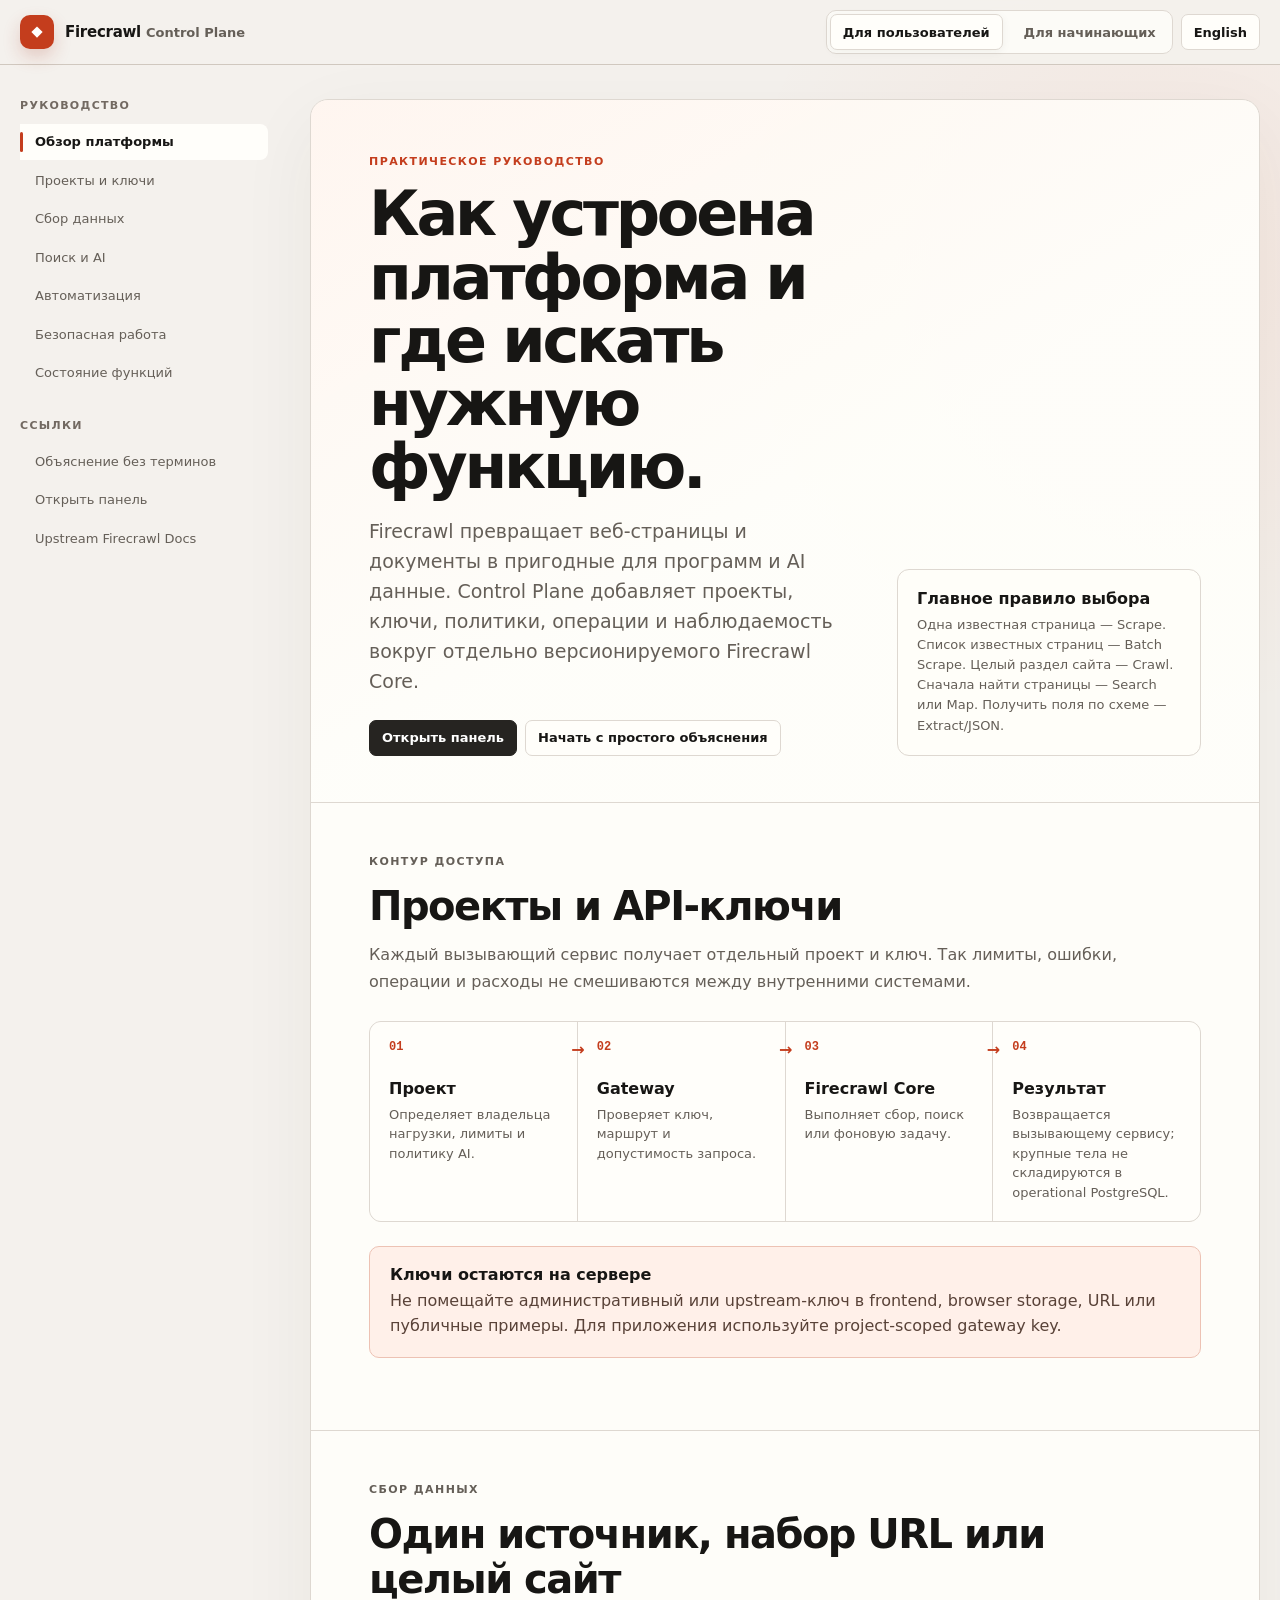
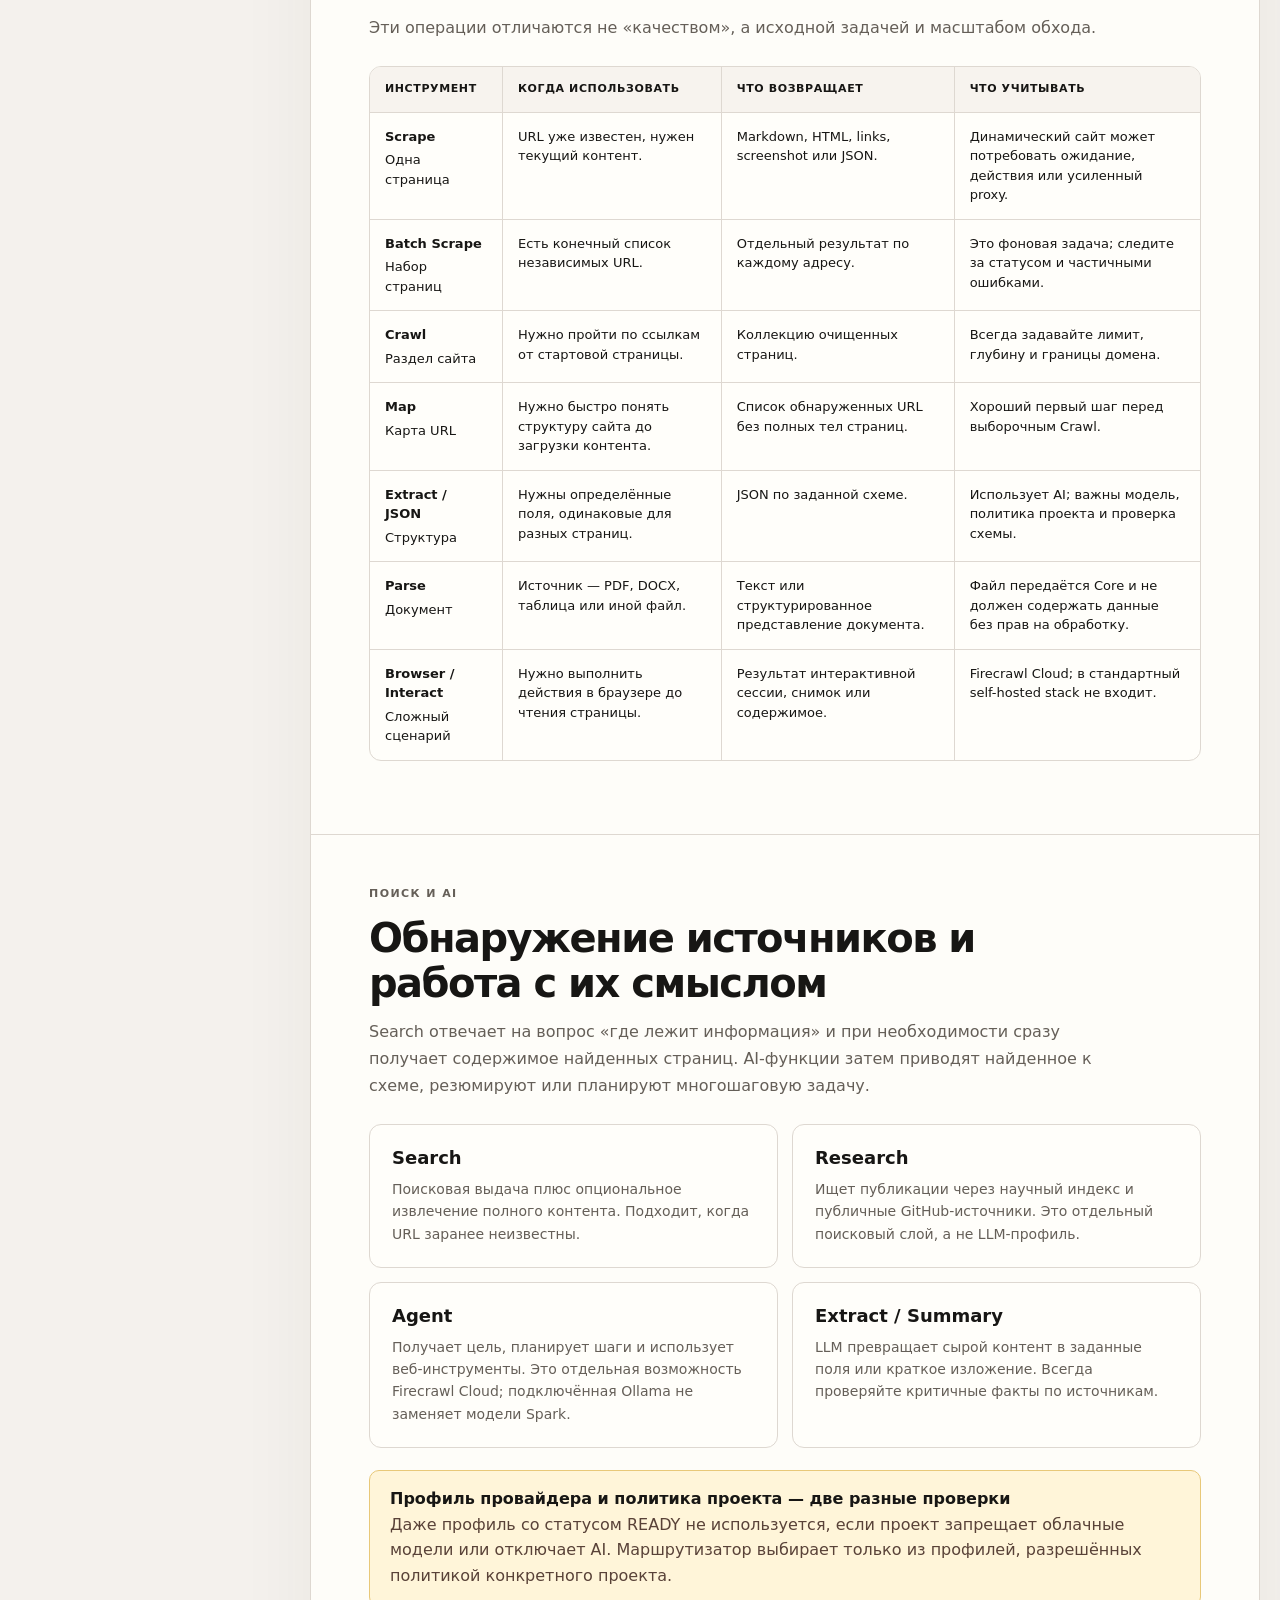
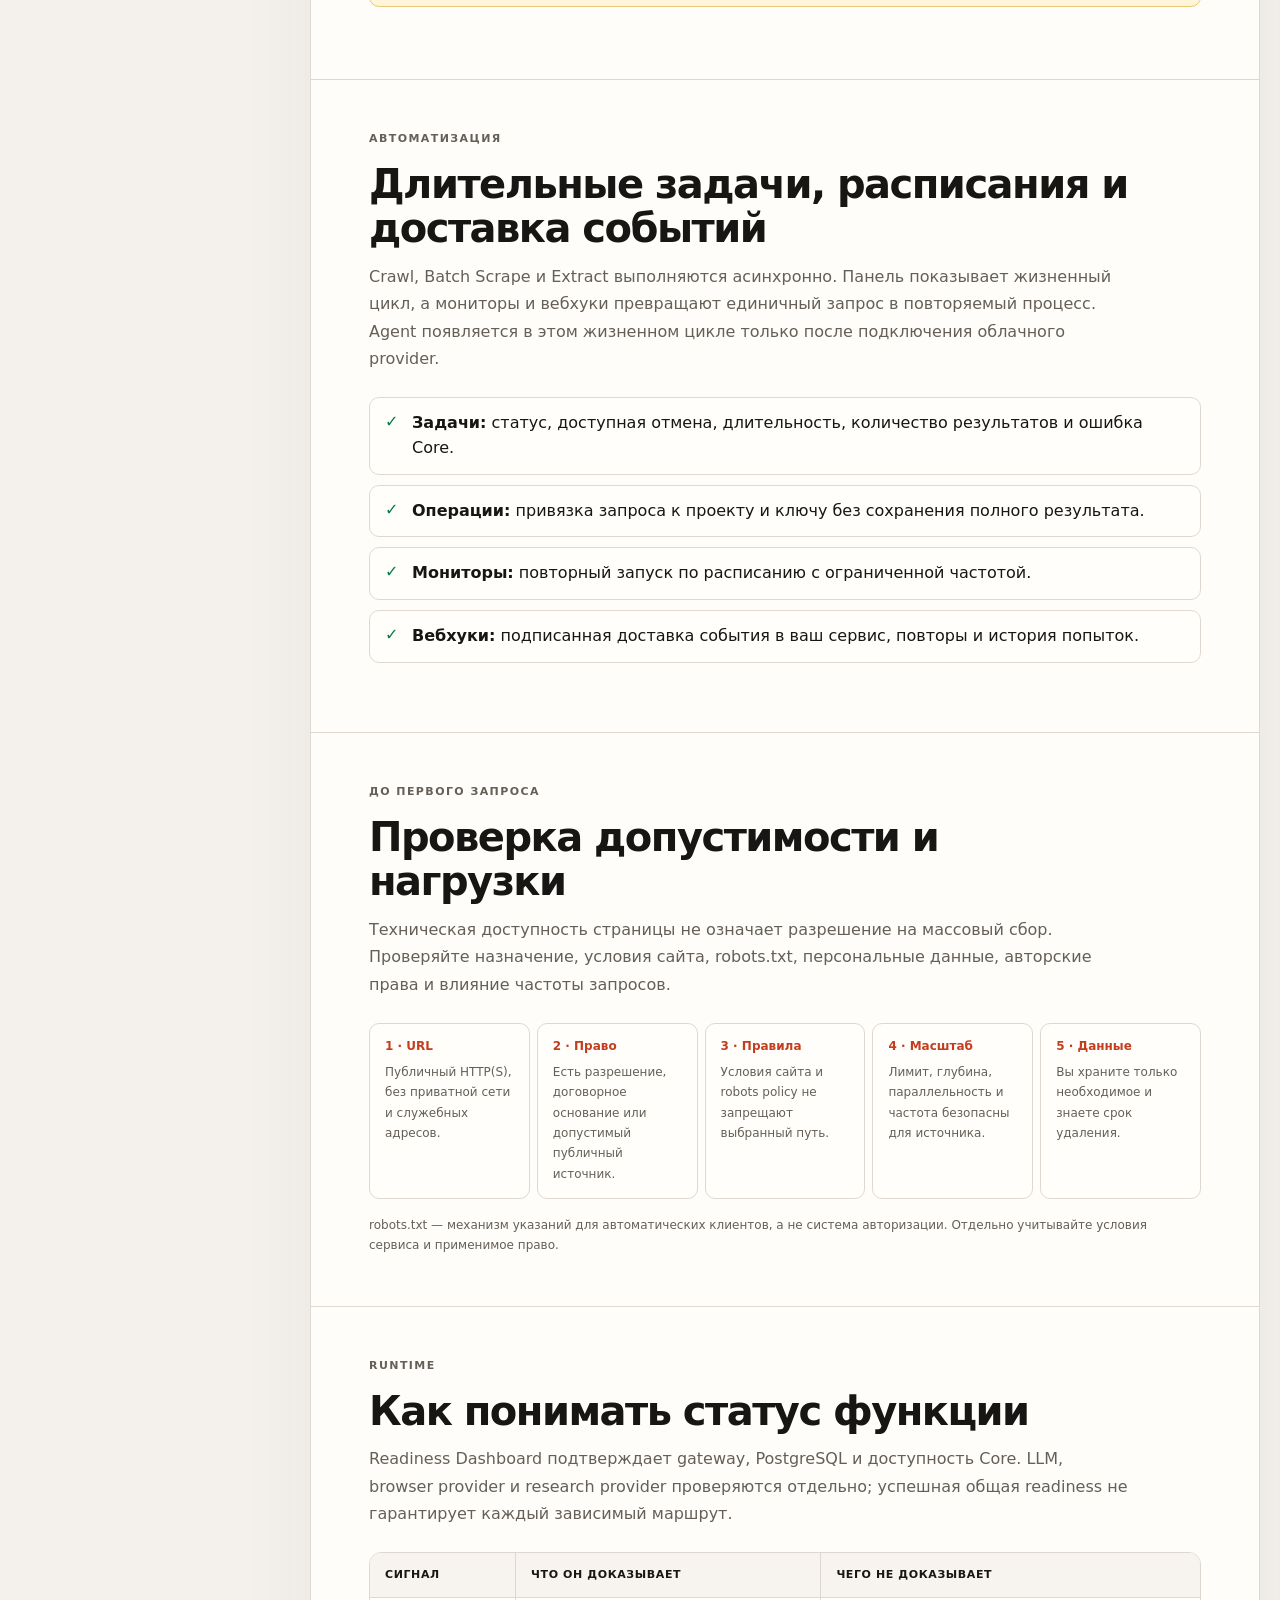
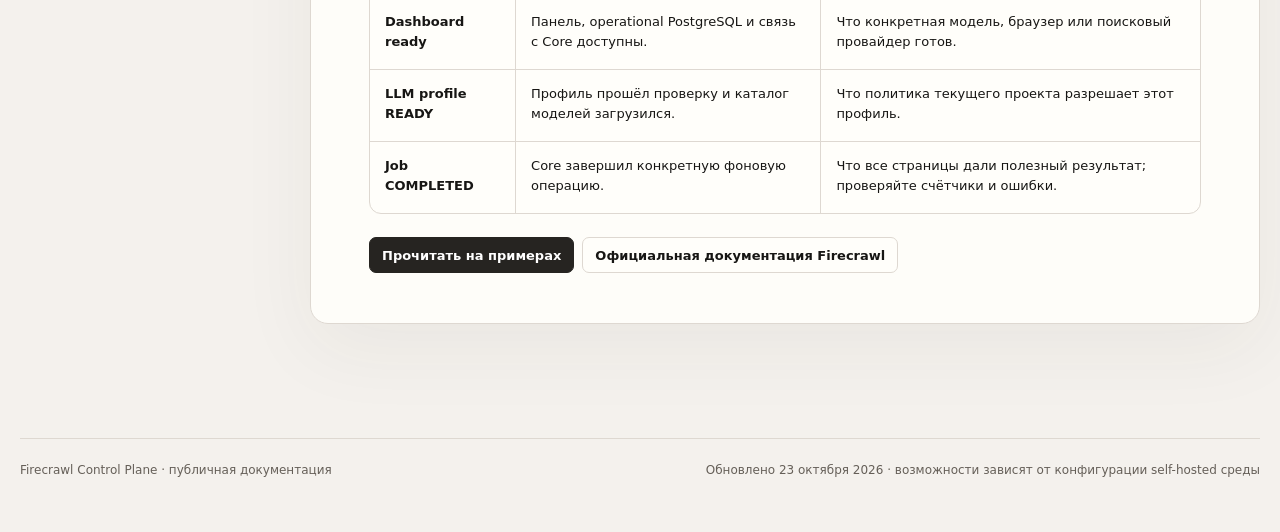
<file: index.html>
<!doctype html>
<html lang="en">
  <head>
    <meta charset="UTF-8" />
    <meta name="viewport" content="width=device-width, initial-scale=1.0" />
    <meta name="description" content="Firecrawl Control Plane — a protected dashboard and gateway for self-hosted Firecrawl." />
    <meta http-equiv="refresh" content="0; url=./ru/" />
    <title>Firecrawl Control Plane</title>
    <link rel="icon" href="./favicon.svg" type="image/svg+xml" />
    <link rel="canonical" href="./ru/" />
  </head>
  <body>
    <p><a href="./ru/">Открыть документацию Firecrawl Control Plane</a></p>
  </body>
</html>
</file>
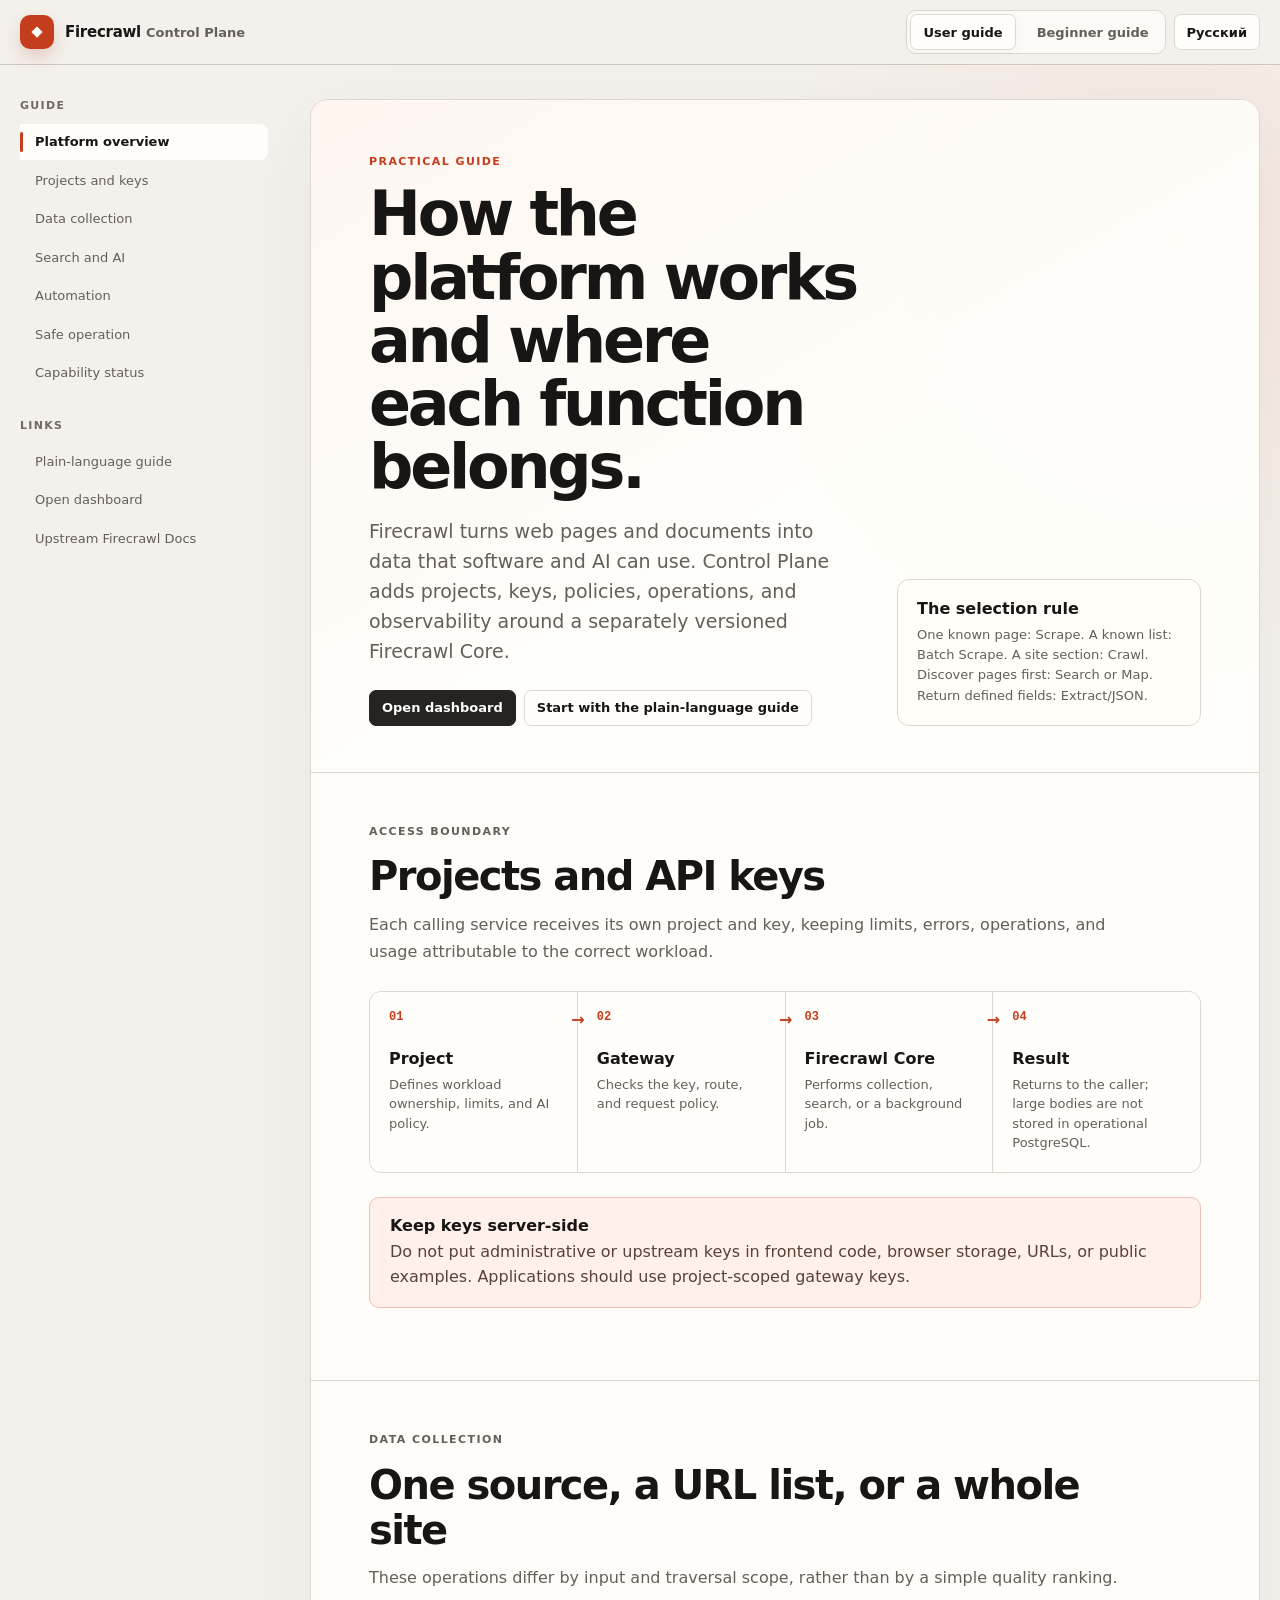
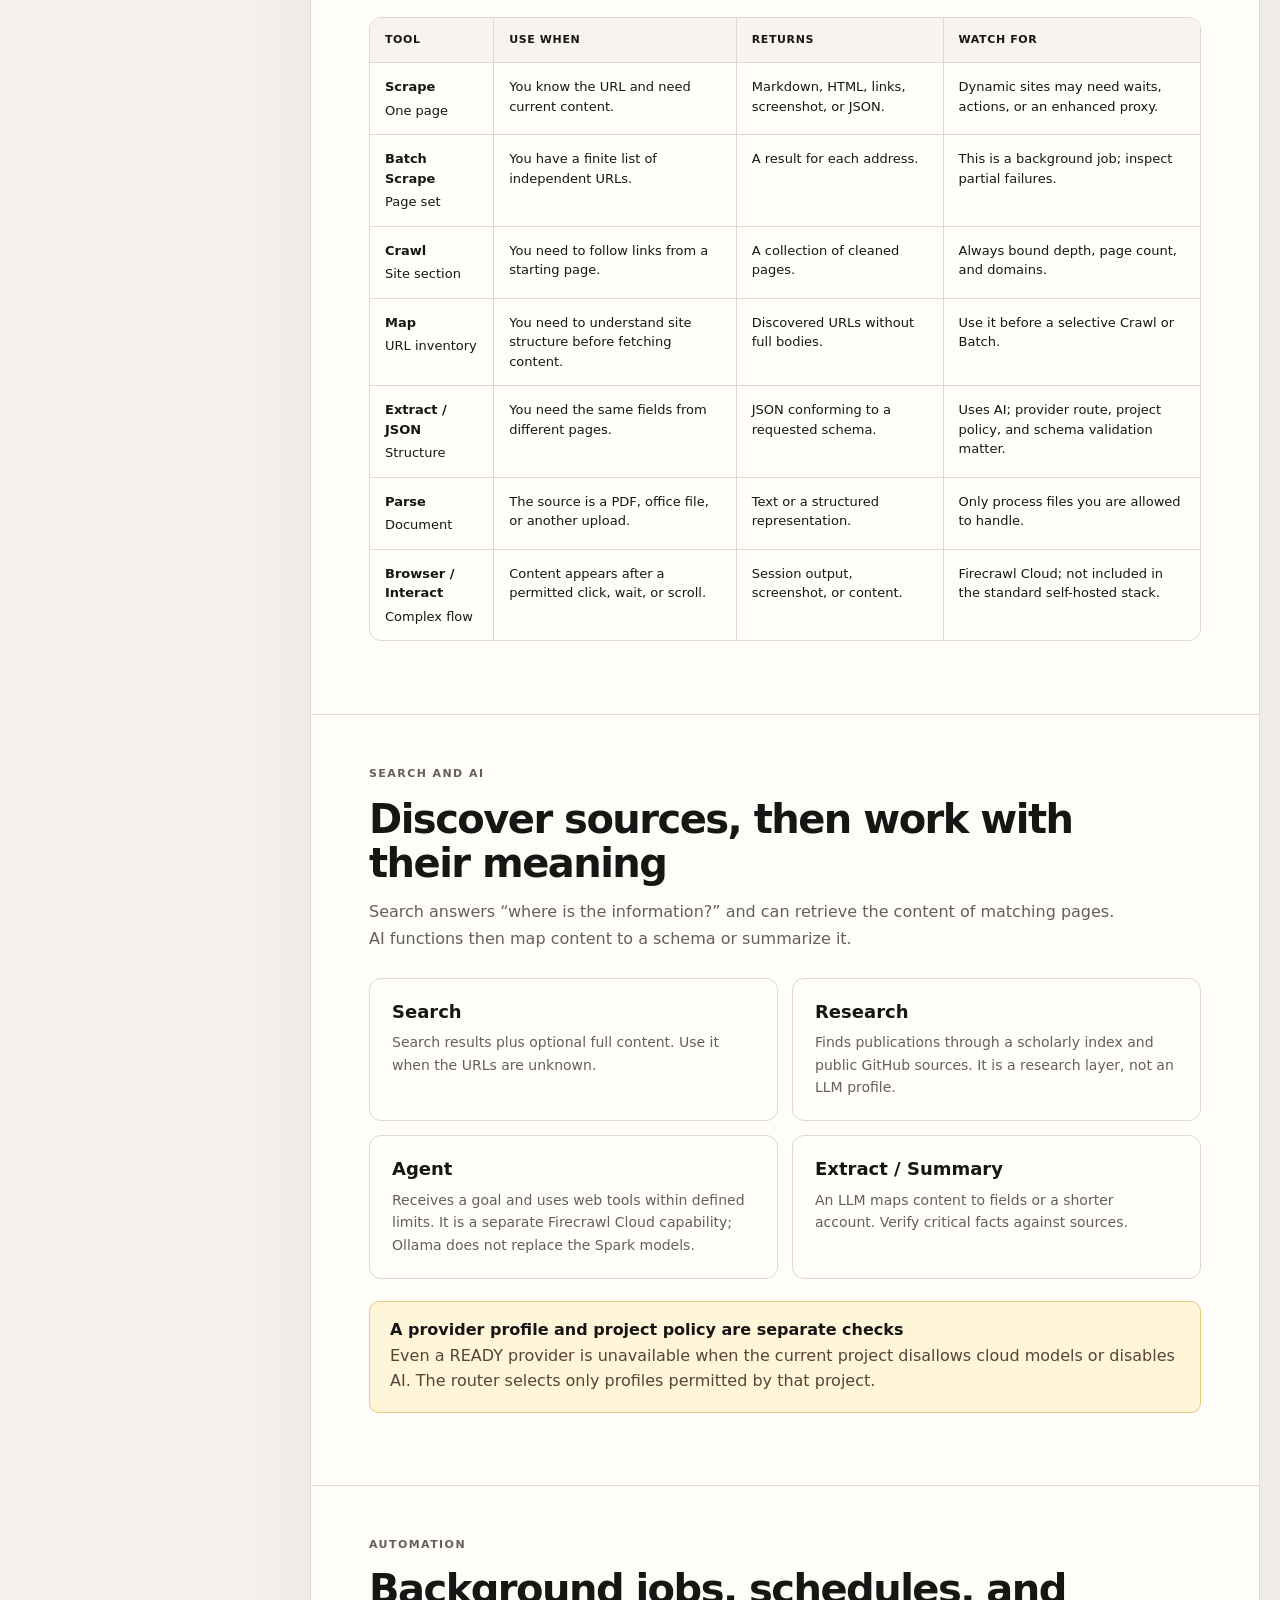
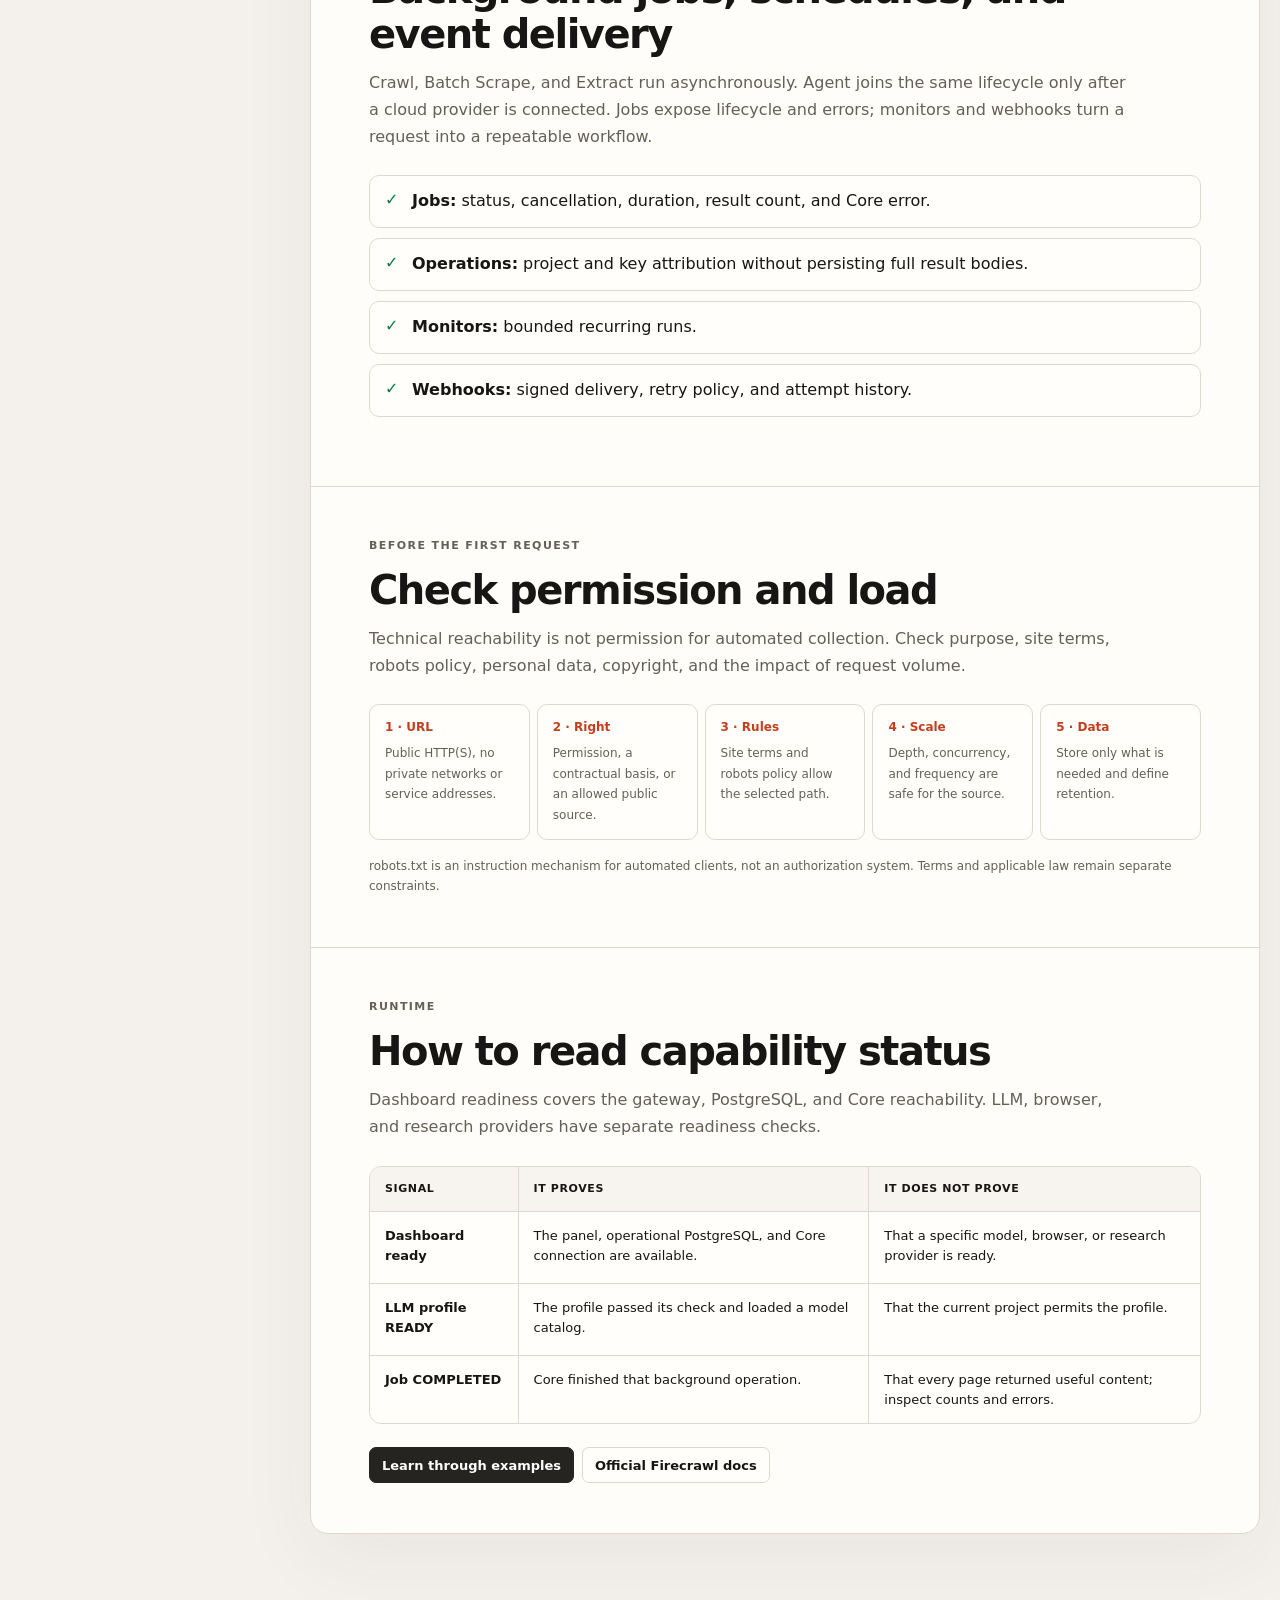
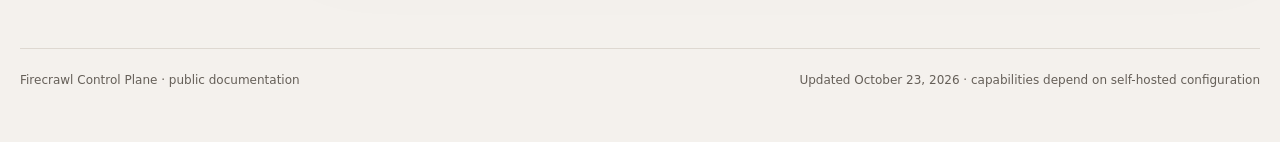
<file: en/index.html>
<!doctype html>
<html lang="en">
  <head>
    <meta charset="UTF-8" />
    <meta name="viewport" content="width=device-width, initial-scale=1.0" />
    <meta name="description" content="Practical Firecrawl Control Plane documentation: collection, search, AI, projects, safety, and operations." />
    <title>Documentation · Firecrawl Control Plane</title>
    <link rel="icon" href="../favicon.svg" type="image/svg+xml" />
    <link rel="stylesheet" href="../styles.css" />
    <script src="../docs.js" defer></script>
  </head>
  <body>
    <header class="site-header"><div class="shell">
      <a class="brand" href="./" aria-label="Firecrawl Control Plane documentation">
        <span class="brand-mark" aria-hidden="true"><svg viewBox="0 0 24 24" fill="none"><path d="M12 4.5 19.5 12 12 19.5 4.5 12 12 4.5Z" fill="currentColor" /></svg></span>
        <span class="brand-copy"><strong>Firecrawl</strong><span>Control Plane</span></span>
      </a>
      <div class="header-actions"><nav class="mode-switch" aria-label="Documentation mode"><a class="mode-link" aria-current="page" href="./">User guide</a><a class="mode-link" href="./beginners/">Beginner guide</a></nav><a class="language-link" href="../ru/" lang="ru">Русский</a></div>
      <button class="menu-toggle" type="button" data-menu-toggle aria-expanded="false" aria-controls="mobile-navigation">
        <span class="menu-toggle-label">Menu</span>
        <svg viewBox="0 0 24 24" fill="none" stroke="currentColor" stroke-width="1.8" stroke-linecap="round" aria-hidden="true"><path class="menu-icon-open" d="M4 7h16M4 12h16M4 17h16" /><path class="menu-icon-close" d="m6 6 12 12M18 6 6 18" /></svg>
      </button>
    </div></header>

    <div class="menu-backdrop" data-menu-backdrop aria-hidden="true"></div>
    <nav class="mobile-navigation" id="mobile-navigation" data-mobile-menu aria-label="Mobile navigation" aria-hidden="true" inert>
      <div class="mobile-nav-head"><p class="mobile-nav-title">Navigation</p><span>Documentation</span></div>
      <div class="mobile-nav-section"><p class="mobile-nav-label">Reading mode</p><div class="mobile-mode-switch"><a class="mobile-mode-link" aria-current="page" href="./">User guide</a><a class="mobile-mode-link" href="./beginners/">Beginner guide</a></div></div>
      <div class="mobile-nav-section"><p class="mobile-nav-label">Language</p><a class="mobile-language-link" href="../ru/" lang="ru"><span>Язык</span>Русский</a></div>
      <div class="mobile-nav-section">
        <p class="mobile-nav-label">On this page</p>
        <ul class="mobile-nav-list">
          <li><a class="mobile-nav-link is-active" href="#overview">Platform overview</a></li><li><a class="mobile-nav-link" href="#projects">Projects and keys</a></li><li><a class="mobile-nav-link" href="#collection">Data collection</a></li><li><a class="mobile-nav-link" href="#search-ai">Search and AI</a></li><li><a class="mobile-nav-link" href="#automation">Automation</a></li><li><a class="mobile-nav-link" href="#safety">Safe operation</a></li><li><a class="mobile-nav-link" href="#status">Capability status</a></li>
        </ul>
      </div>
      <div class="mobile-nav-section"><p class="mobile-nav-label">Useful links</p><ul class="mobile-nav-list"><li><a class="mobile-nav-link" href="https://firecrawl.tapurl.net/">Open dashboard</a></li><li><a class="mobile-nav-link" href="https://docs.firecrawl.dev/">Firecrawl documentation</a></li></ul></div>
    </nav>

    <div class="shell">
      <div class="docs-layout">
        <aside class="docs-sidebar" id="docs-toc" data-toc>
          <p class="toc-kicker">Guide</p><nav aria-label="Page contents"><ul class="toc-list">
            <li><a class="toc-link is-active" href="#overview">Platform overview</a></li><li><a class="toc-link" href="#projects">Projects and keys</a></li><li><a class="toc-link" href="#collection">Data collection</a></li><li><a class="toc-link" href="#search-ai">Search and AI</a></li><li><a class="toc-link" href="#automation">Automation</a></li><li><a class="toc-link" href="#safety">Safe operation</a></li><li><a class="toc-link" href="#status">Capability status</a></li>
          </ul></nav>
          <p class="toc-kicker">Links</p><nav aria-label="Additional links"><ul class="toc-list"><li><a class="toc-link" href="./beginners/">Plain-language guide</a></li><li><a class="toc-link" href="https://firecrawl.tapurl.net/">Open dashboard</a></li><li><a class="toc-link" href="https://docs.firecrawl.dev/">Upstream Firecrawl Docs</a></li></ul></nav>
        </aside>

        <main class="docs-main">
          <section class="docs-hero" id="overview"><div><p class="eyebrow">Practical guide</p><h1>How the platform works and where each function belongs.</h1><p class="hero-copy">Firecrawl turns web pages and documents into data that software and AI can use. Control Plane adds projects, keys, policies, operations, and observability around a separately versioned Firecrawl Core.</p><div class="hero-actions"><a class="button primary" href="https://firecrawl.tapurl.net/">Open dashboard</a><a class="button" href="./beginners/">Start with the plain-language guide</a></div></div><aside class="hero-note"><strong>The selection rule</strong><p>One known page: Scrape. A known list: Batch Scrape. A site section: Crawl. Discover pages first: Search or Map. Return defined fields: Extract/JSON.</p></aside></section>

          <section class="docs-section wide" id="projects"><div class="section-heading"><p class="eyebrow">Access boundary</p><h2>Projects and API keys</h2><p>Each calling service receives its own project and key, keeping limits, errors, operations, and usage attributable to the correct workload.</p></div><div class="mental-model" aria-label="Request path through the platform"><div class="mental-step"><span>01</span><strong>Project</strong><p>Defines workload ownership, limits, and AI policy.</p></div><div class="mental-step"><span>02</span><strong>Gateway</strong><p>Checks the key, route, and request policy.</p></div><div class="mental-step"><span>03</span><strong>Firecrawl Core</strong><p>Performs collection, search, or a background job.</p></div><div class="mental-step"><span>04</span><strong>Result</strong><p>Returns to the caller; large bodies are not stored in operational PostgreSQL.</p></div></div><div class="callout"><strong>Keep keys server-side</strong><p>Do not put administrative or upstream keys in frontend code, browser storage, URLs, or public examples. Applications should use project-scoped gateway keys.</p></div></section>

          <section class="docs-section wide" id="collection"><div class="section-heading"><p class="eyebrow">Data collection</p><h2>One source, a URL list, or a whole site</h2><p>These operations differ by input and traversal scope, rather than by a simple quality ranking.</p></div><div class="table-wrap"><table><thead><tr><th>Tool</th><th>Use when</th><th>Returns</th><th>Watch for</th></tr></thead><tbody>
            <tr><td><strong>Scrape</strong>One page</td><td>You know the URL and need current content.</td><td>Markdown, HTML, links, screenshot, or JSON.</td><td>Dynamic sites may need waits, actions, or an enhanced proxy.</td></tr>
            <tr><td><strong>Batch Scrape</strong>Page set</td><td>You have a finite list of independent URLs.</td><td>A result for each address.</td><td>This is a background job; inspect partial failures.</td></tr>
            <tr><td><strong>Crawl</strong>Site section</td><td>You need to follow links from a starting page.</td><td>A collection of cleaned pages.</td><td>Always bound depth, page count, and domains.</td></tr>
            <tr><td><strong>Map</strong>URL inventory</td><td>You need to understand site structure before fetching content.</td><td>Discovered URLs without full bodies.</td><td>Use it before a selective Crawl or Batch.</td></tr>
            <tr><td><strong>Extract / JSON</strong>Structure</td><td>You need the same fields from different pages.</td><td>JSON conforming to a requested schema.</td><td>Uses AI; provider route, project policy, and schema validation matter.</td></tr>
            <tr><td><strong>Parse</strong>Document</td><td>The source is a PDF, office file, or another upload.</td><td>Text or a structured representation.</td><td>Only process files you are allowed to handle.</td></tr>
            <tr><td><strong>Browser / Interact</strong>Complex flow</td><td>Content appears after a permitted click, wait, or scroll.</td><td>Session output, screenshot, or content.</td><td>Firecrawl Cloud; not included in the standard self-hosted stack.</td></tr>
          </tbody></table></div></section>

          <section class="docs-section wide" id="search-ai"><div class="section-heading"><p class="eyebrow">Search and AI</p><h2>Discover sources, then work with their meaning</h2><p>Search answers “where is the information?” and can retrieve the content of matching pages. AI functions then map content to a schema or summarize it.</p></div><div class="ai-grid"><article class="info-card"><h3>Search</h3><p>Search results plus optional full content. Use it when the URLs are unknown.</p></article><article class="info-card"><h3>Research</h3><p>Finds publications through a scholarly index and public GitHub sources. It is a research layer, not an LLM profile.</p></article><article class="info-card"><h3>Agent</h3><p>Receives a goal and uses web tools within defined limits. It is a separate Firecrawl Cloud capability; Ollama does not replace the Spark models.</p></article><article class="info-card"><h3>Extract / Summary</h3><p>An LLM maps content to fields or a shorter account. Verify critical facts against sources.</p></article></div><div class="callout warning"><strong>A provider profile and project policy are separate checks</strong><p>Even a READY provider is unavailable when the current project disallows cloud models or disables AI. The router selects only profiles permitted by that project.</p></div></section>

          <section class="docs-section wide" id="automation"><div class="section-heading"><p class="eyebrow">Automation</p><h2>Background jobs, schedules, and event delivery</h2><p>Crawl, Batch Scrape, and Extract run asynchronously. Agent joins the same lifecycle only after a cloud provider is connected. Jobs expose lifecycle and errors; monitors and webhooks turn a request into a repeatable workflow.</p></div><ul class="check-list"><li><strong>Jobs:</strong> status, cancellation, duration, result count, and Core error.</li><li><strong>Operations:</strong> project and key attribution without persisting full result bodies.</li><li><strong>Monitors:</strong> bounded recurring runs.</li><li><strong>Webhooks:</strong> signed delivery, retry policy, and attempt history.</li></ul></section>

          <section class="docs-section wide" id="safety"><div class="section-heading"><p class="eyebrow">Before the first request</p><h2>Check permission and load</h2><p>Technical reachability is not permission for automated collection. Check purpose, site terms, robots policy, personal data, copyright, and the impact of request volume.</p></div><div class="policy-flow" aria-label="Pre-request checks"><div class="policy-step"><b>1 · URL</b><span>Public HTTP(S), no private networks or service addresses.</span></div><div class="policy-step"><b>2 · Right</b><span>Permission, a contractual basis, or an allowed public source.</span></div><div class="policy-step"><b>3 · Rules</b><span>Site terms and robots policy allow the selected path.</span></div><div class="policy-step"><b>4 · Scale</b><span>Depth, concurrency, and frequency are safe for the source.</span></div><div class="policy-step"><b>5 · Data</b><span>Store only what is needed and define retention.</span></div></div><p class="source-note">robots.txt is an instruction mechanism for automated clients, not an authorization system. Terms and applicable law remain separate constraints.</p></section>

          <section class="docs-section wide" id="status"><div class="section-heading"><p class="eyebrow">Runtime</p><h2>How to read capability status</h2><p>Dashboard readiness covers the gateway, PostgreSQL, and Core reachability. LLM, browser, and research providers have separate readiness checks.</p></div><div class="table-wrap"><table><thead><tr><th>Signal</th><th>It proves</th><th>It does not prove</th></tr></thead><tbody><tr><td><strong>Dashboard ready</strong></td><td>The panel, operational PostgreSQL, and Core connection are available.</td><td>That a specific model, browser, or research provider is ready.</td></tr><tr><td><strong>LLM profile READY</strong></td><td>The profile passed its check and loaded a model catalog.</td><td>That the current project permits the profile.</td></tr><tr><td><strong>Job COMPLETED</strong></td><td>Core finished that background operation.</td><td>That every page returned useful content; inspect counts and errors.</td></tr></tbody></table></div><div class="card-actions"><a class="button primary" href="./beginners/">Learn through examples</a><a class="button" href="https://docs.firecrawl.dev/">Official Firecrawl docs</a></div></section>
        </main>
      </div>
    </div>
    <footer class="site-footer"><div class="shell"><p class="footer-note">Firecrawl Control Plane · public documentation</p><p class="footer-note">Updated October 23, 2026 · capabilities depend on self-hosted configuration</p></div></footer>
  </body>
</html>
</file>
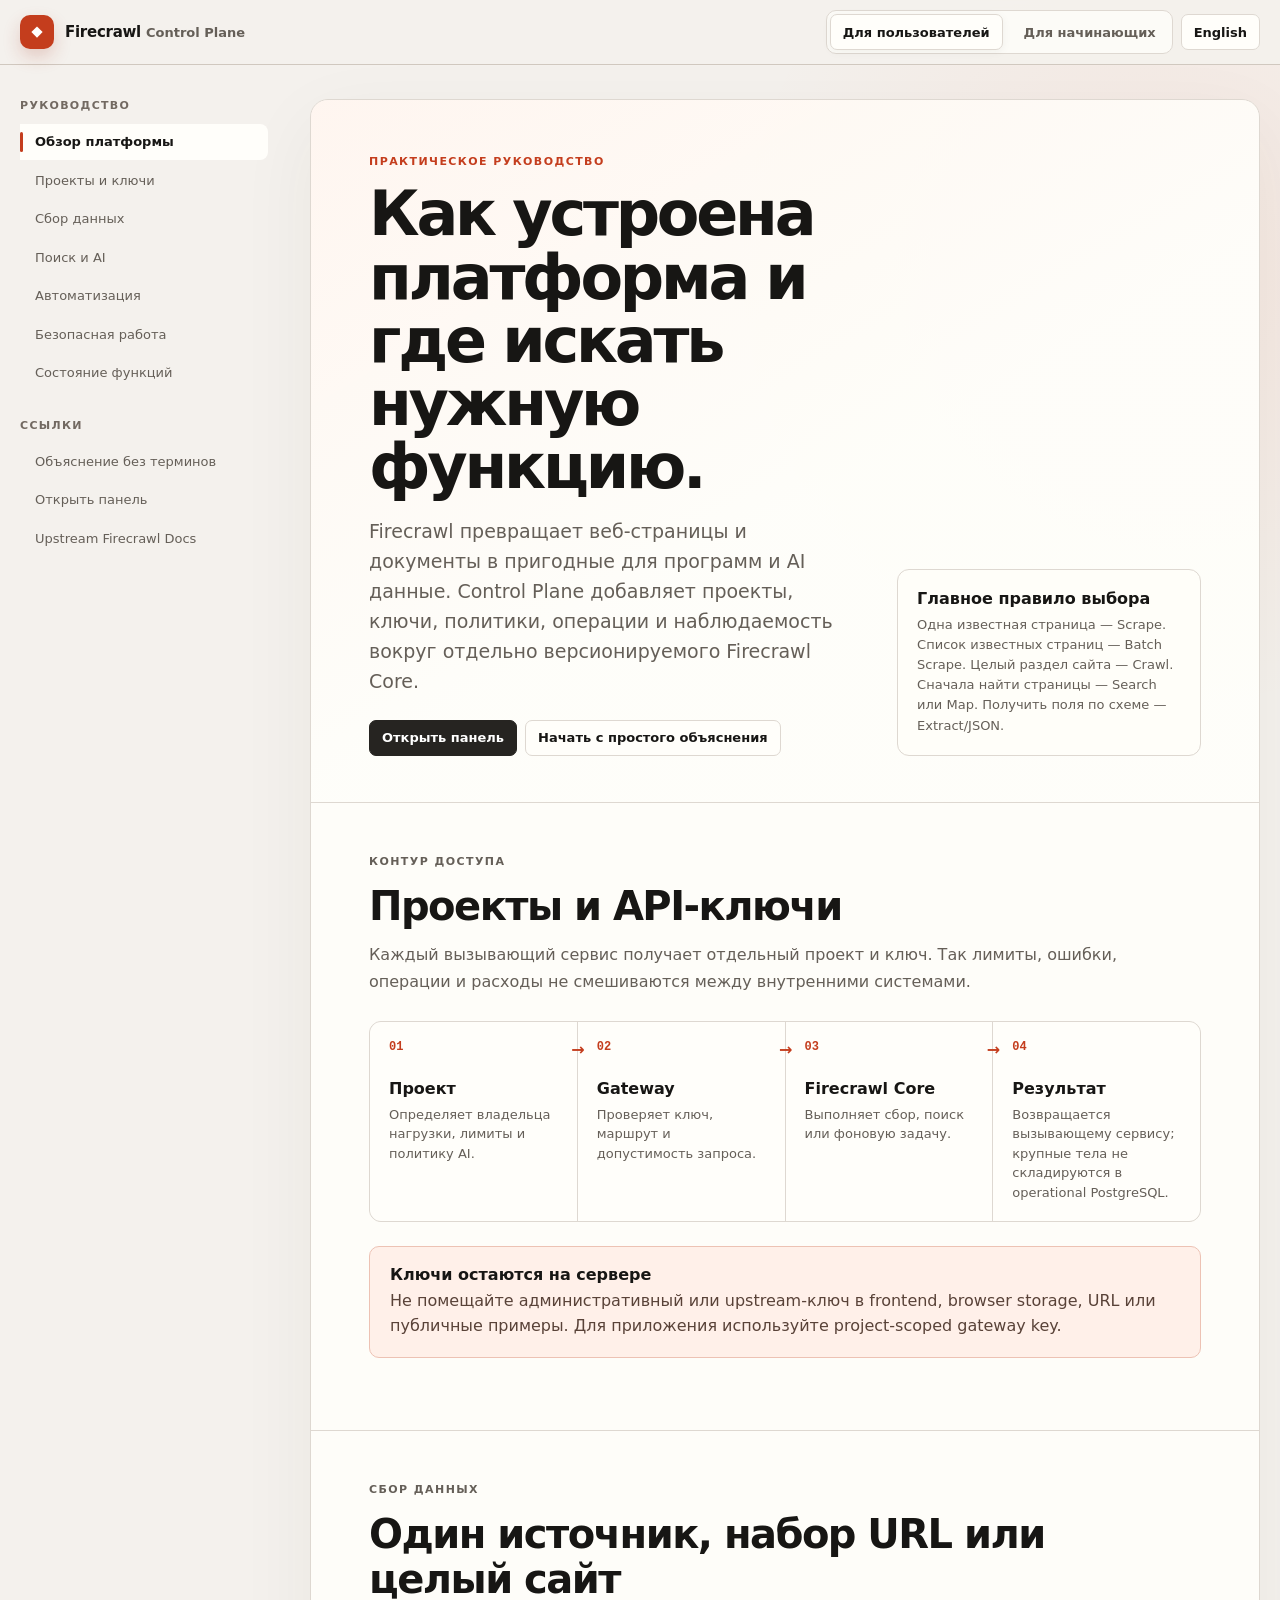
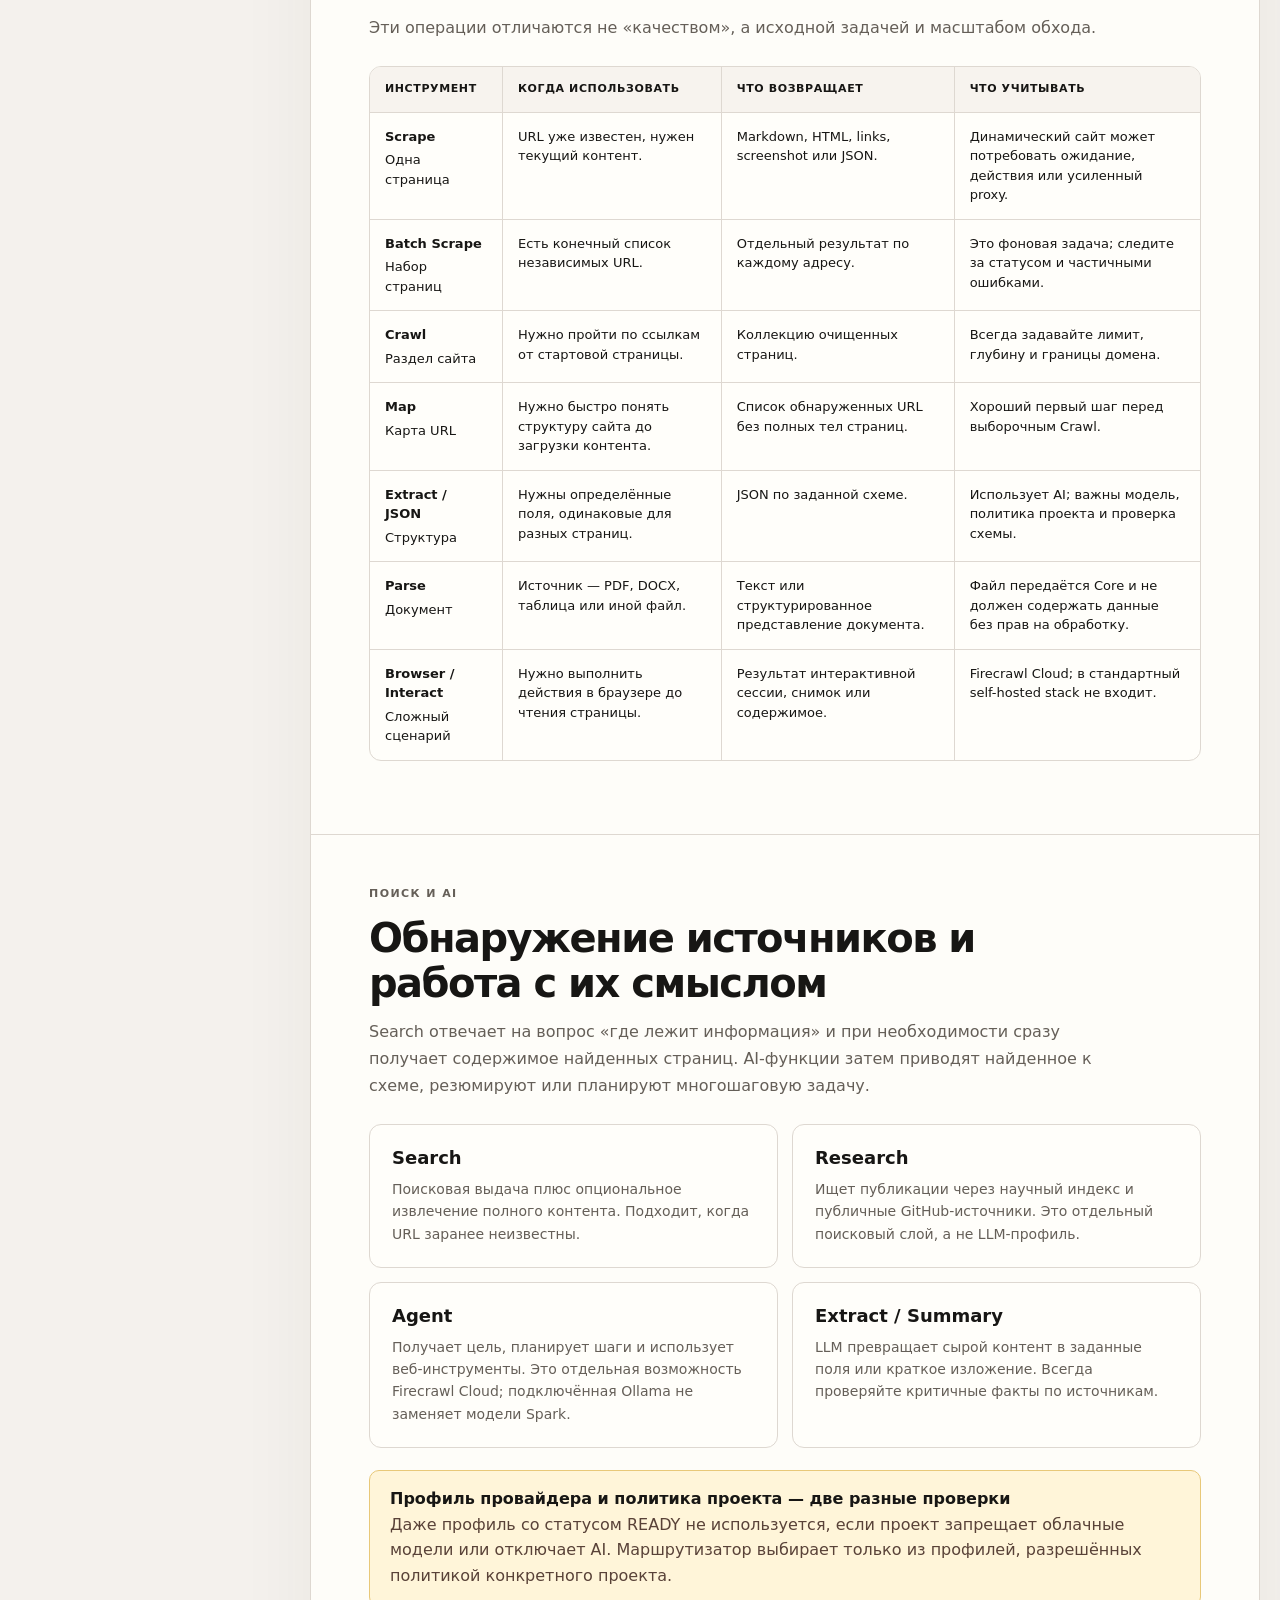
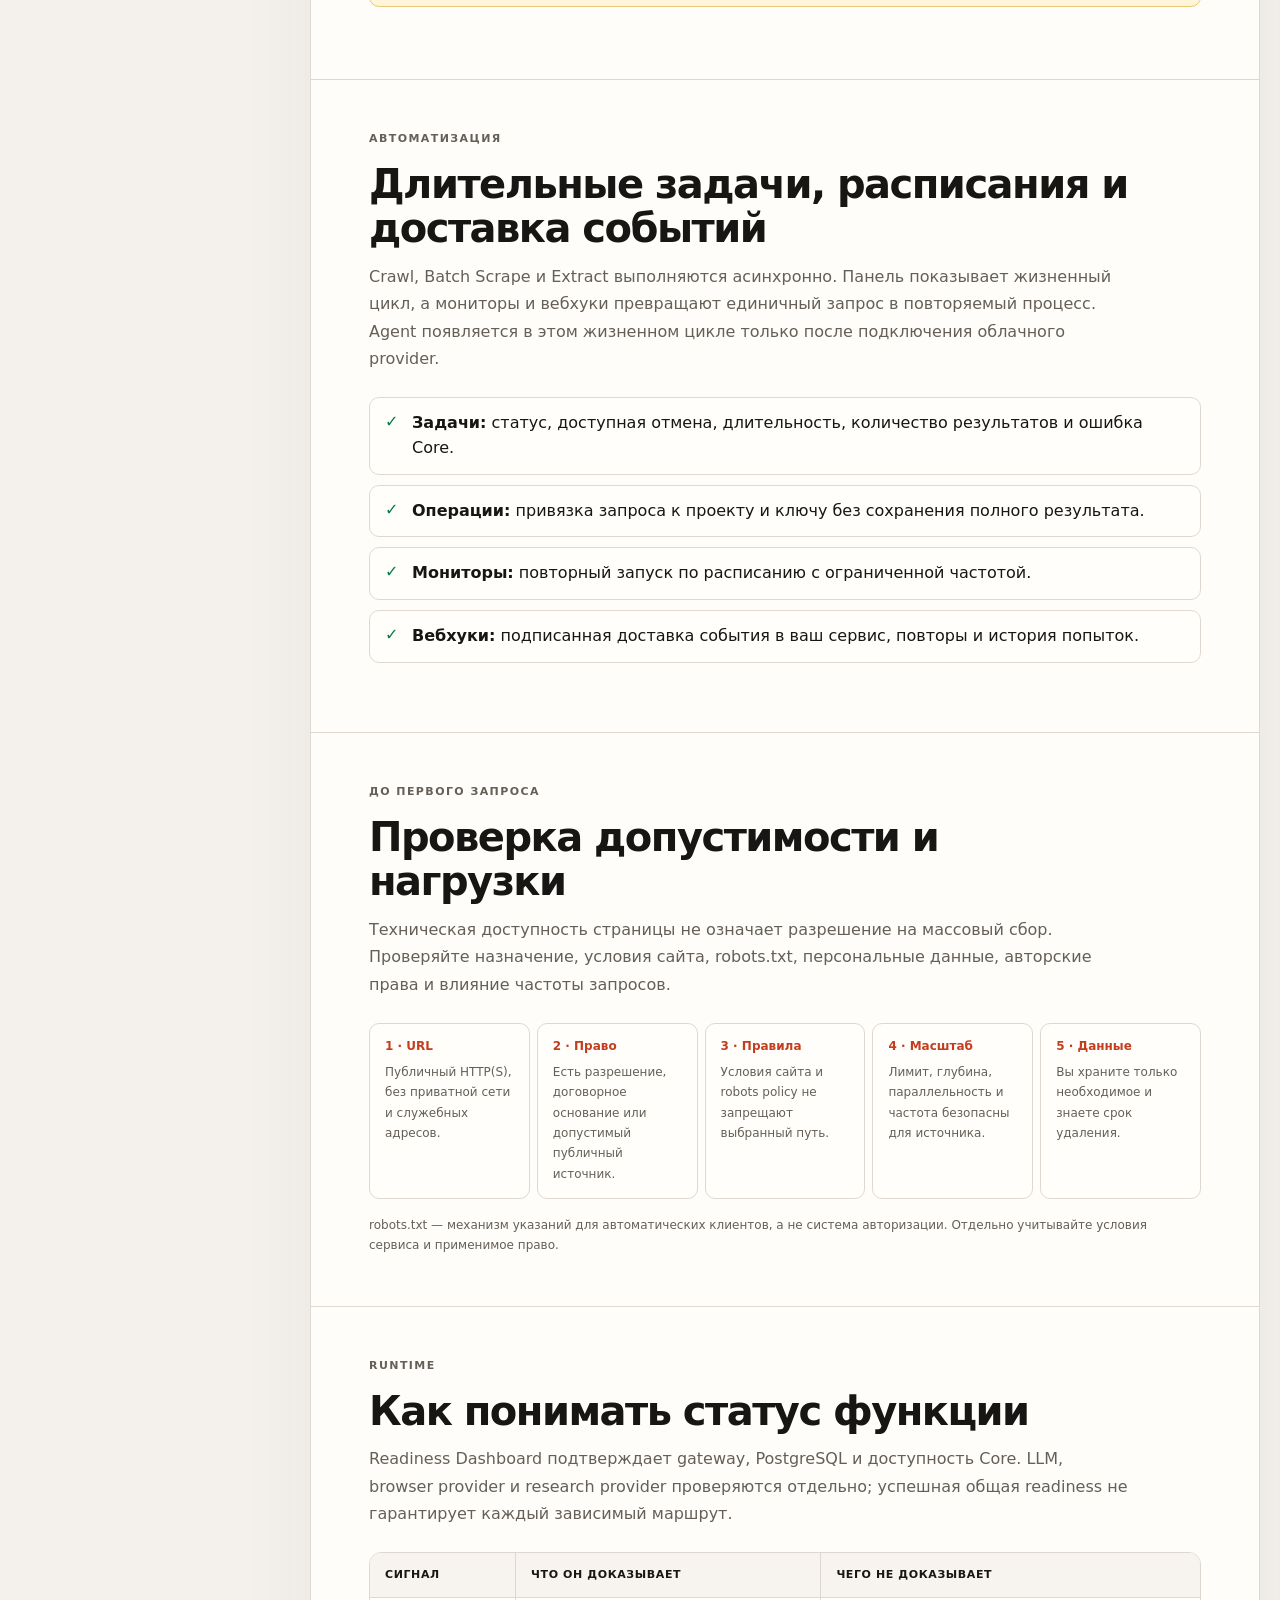
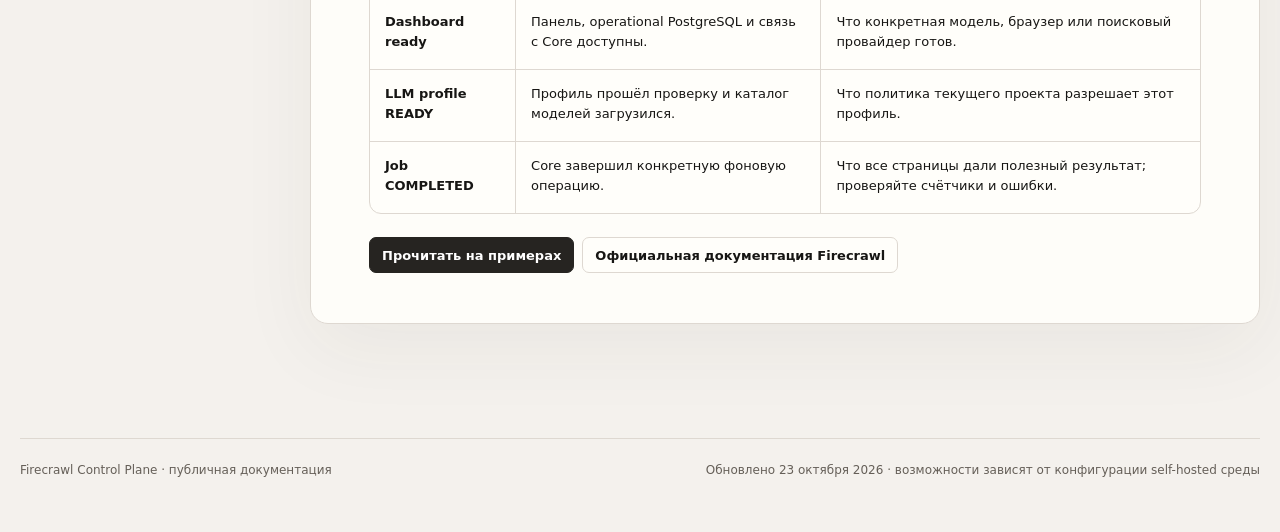
<file: ru/index.html>
<!doctype html>
<html lang="ru">
  <head>
    <meta charset="UTF-8" />
    <meta name="viewport" content="width=device-width, initial-scale=1.0" />
    <meta name="description" content="Практическая документация Firecrawl Control Plane: сбор данных, поиск, AI, проекты, безопасность и эксплуатация." />
    <title>Документация · Firecrawl Control Plane</title>
    <link rel="icon" href="../favicon.svg" type="image/svg+xml" />
    <link rel="stylesheet" href="../styles.css" />
    <script src="../docs.js" defer></script>
  </head>
  <body>
    <header class="site-header">
      <div class="shell">
        <a class="brand" href="./" aria-label="Документация Firecrawl Control Plane">
          <span class="brand-mark" aria-hidden="true"><svg viewBox="0 0 24 24" fill="none"><path d="M12 4.5 19.5 12 12 19.5 4.5 12 12 4.5Z" fill="currentColor" /></svg></span>
          <span class="brand-copy"><strong>Firecrawl</strong><span>Control Plane</span></span>
        </a>
        <div class="header-actions">
          <nav class="mode-switch" aria-label="Режим документации">
            <a class="mode-link" aria-current="page" href="./">Для пользователей</a>
            <a class="mode-link" href="./beginners/">Для начинающих</a>
          </nav>
          <a class="language-link" href="../en/" lang="en">English</a>
        </div>
        <button class="menu-toggle" type="button" data-menu-toggle aria-expanded="false" aria-controls="mobile-navigation">
          <span class="menu-toggle-label">Меню</span>
          <svg viewBox="0 0 24 24" fill="none" stroke="currentColor" stroke-width="1.8" stroke-linecap="round" aria-hidden="true">
            <path class="menu-icon-open" d="M4 7h16M4 12h16M4 17h16" />
            <path class="menu-icon-close" d="m6 6 12 12M18 6 6 18" />
          </svg>
        </button>
      </div>
    </header>

    <div class="menu-backdrop" data-menu-backdrop aria-hidden="true"></div>
    <nav class="mobile-navigation" id="mobile-navigation" data-mobile-menu aria-label="Мобильная навигация" aria-hidden="true" inert>
      <div class="mobile-nav-head"><p class="mobile-nav-title">Навигация</p><span>Документация</span></div>
      <div class="mobile-nav-section">
        <p class="mobile-nav-label">Режим чтения</p>
        <div class="mobile-mode-switch">
          <a class="mobile-mode-link" aria-current="page" href="./">Для пользователей</a>
          <a class="mobile-mode-link" href="./beginners/">Для начинающих</a>
        </div>
      </div>
      <div class="mobile-nav-section">
        <p class="mobile-nav-label">Язык</p>
        <a class="mobile-language-link" href="../en/" lang="en"><span>Language</span>English</a>
      </div>
      <div class="mobile-nav-section">
        <p class="mobile-nav-label">На этой странице</p>
        <ul class="mobile-nav-list">
          <li><a class="mobile-nav-link is-active" href="#overview">Обзор платформы</a></li>
          <li><a class="mobile-nav-link" href="#projects">Проекты и ключи</a></li>
          <li><a class="mobile-nav-link" href="#collection">Сбор данных</a></li>
          <li><a class="mobile-nav-link" href="#search-ai">Поиск и AI</a></li>
          <li><a class="mobile-nav-link" href="#automation">Автоматизация</a></li>
          <li><a class="mobile-nav-link" href="#safety">Безопасная работа</a></li>
          <li><a class="mobile-nav-link" href="#status">Состояние функций</a></li>
        </ul>
      </div>
      <div class="mobile-nav-section">
        <p class="mobile-nav-label">Полезные ссылки</p>
        <ul class="mobile-nav-list">
          <li><a class="mobile-nav-link" href="https://firecrawl.tapurl.net/">Открыть панель</a></li>
          <li><a class="mobile-nav-link" href="https://docs.firecrawl.dev/">Документация Firecrawl</a></li>
        </ul>
      </div>
    </nav>

    <div class="shell">
      <div class="docs-layout">
        <aside class="docs-sidebar" id="docs-toc" data-toc>
          <p class="toc-kicker">Руководство</p>
          <nav aria-label="Оглавление страницы">
            <ul class="toc-list">
              <li><a class="toc-link is-active" href="#overview">Обзор платформы</a></li>
              <li><a class="toc-link" href="#projects">Проекты и ключи</a></li>
              <li><a class="toc-link" href="#collection">Сбор данных</a></li>
              <li><a class="toc-link" href="#search-ai">Поиск и AI</a></li>
              <li><a class="toc-link" href="#automation">Автоматизация</a></li>
              <li><a class="toc-link" href="#safety">Безопасная работа</a></li>
              <li><a class="toc-link" href="#status">Состояние функций</a></li>
            </ul>
          </nav>
          <p class="toc-kicker">Ссылки</p>
          <nav aria-label="Дополнительные ссылки">
            <ul class="toc-list">
              <li><a class="toc-link" href="./beginners/">Объяснение без терминов</a></li>
              <li><a class="toc-link" href="https://firecrawl.tapurl.net/">Открыть панель</a></li>
              <li><a class="toc-link" href="https://docs.firecrawl.dev/">Upstream Firecrawl Docs</a></li>
            </ul>
          </nav>
        </aside>

        <main class="docs-main">
          <section class="docs-hero" id="overview">
            <div>
              <p class="eyebrow">Практическое руководство</p>
              <h1>Как устроена платформа и где искать нужную функцию.</h1>
              <p class="hero-copy">Firecrawl превращает веб-страницы и документы в пригодные для программ и AI данные. Control Plane добавляет проекты, ключи, политики, операции и наблюдаемость вокруг отдельно версионируемого Firecrawl Core.</p>
              <div class="hero-actions">
                <a class="button primary" href="https://firecrawl.tapurl.net/">Открыть панель</a>
                <a class="button" href="./beginners/">Начать с простого объяснения</a>
              </div>
            </div>
            <aside class="hero-note">
              <strong>Главное правило выбора</strong>
              <p>Одна известная страница — Scrape. Список известных страниц — Batch Scrape. Целый раздел сайта — Crawl. Сначала найти страницы — Search или Map. Получить поля по схеме — Extract/JSON.</p>
            </aside>
          </section>

          <section class="docs-section wide" id="projects">
            <div class="section-heading">
              <p class="eyebrow">Контур доступа</p>
              <h2>Проекты и API-ключи</h2>
              <p>Каждый вызывающий сервис получает отдельный проект и ключ. Так лимиты, ошибки, операции и расходы не смешиваются между внутренними системами.</p>
            </div>
            <div class="mental-model" aria-label="Путь запроса через платформу">
              <div class="mental-step"><span>01</span><strong>Проект</strong><p>Определяет владельца нагрузки, лимиты и политику AI.</p></div>
              <div class="mental-step"><span>02</span><strong>Gateway</strong><p>Проверяет ключ, маршрут и допустимость запроса.</p></div>
              <div class="mental-step"><span>03</span><strong>Firecrawl Core</strong><p>Выполняет сбор, поиск или фоновую задачу.</p></div>
              <div class="mental-step"><span>04</span><strong>Результат</strong><p>Возвращается вызывающему сервису; крупные тела не складируются в operational PostgreSQL.</p></div>
            </div>
            <div class="callout"><strong>Ключи остаются на сервере</strong><p>Не помещайте административный или upstream-ключ в frontend, browser storage, URL или публичные примеры. Для приложения используйте project-scoped gateway key.</p></div>
          </section>

          <section class="docs-section wide" id="collection">
            <div class="section-heading">
              <p class="eyebrow">Сбор данных</p>
              <h2>Один источник, набор URL или целый сайт</h2>
              <p>Эти операции отличаются не «качеством», а исходной задачей и масштабом обхода.</p>
            </div>
            <div class="table-wrap">
              <table>
                <thead><tr><th>Инструмент</th><th>Когда использовать</th><th>Что возвращает</th><th>Что учитывать</th></tr></thead>
                <tbody>
                  <tr><td><strong>Scrape</strong>Одна страница</td><td>URL уже известен, нужен текущий контент.</td><td>Markdown, HTML, links, screenshot или JSON.</td><td>Динамический сайт может потребовать ожидание, действия или усиленный proxy.</td></tr>
                  <tr><td><strong>Batch Scrape</strong>Набор страниц</td><td>Есть конечный список независимых URL.</td><td>Отдельный результат по каждому адресу.</td><td>Это фоновая задача; следите за статусом и частичными ошибками.</td></tr>
                  <tr><td><strong>Crawl</strong>Раздел сайта</td><td>Нужно пройти по ссылкам от стартовой страницы.</td><td>Коллекцию очищенных страниц.</td><td>Всегда задавайте лимит, глубину и границы домена.</td></tr>
                  <tr><td><strong>Map</strong>Карта URL</td><td>Нужно быстро понять структуру сайта до загрузки контента.</td><td>Список обнаруженных URL без полных тел страниц.</td><td>Хороший первый шаг перед выборочным Crawl.</td></tr>
                  <tr><td><strong>Extract / JSON</strong>Структура</td><td>Нужны определённые поля, одинаковые для разных страниц.</td><td>JSON по заданной схеме.</td><td>Использует AI; важны модель, политика проекта и проверка схемы.</td></tr>
                  <tr><td><strong>Parse</strong>Документ</td><td>Источник — PDF, DOCX, таблица или иной файл.</td><td>Текст или структурированное представление документа.</td><td>Файл передаётся Core и не должен содержать данные без прав на обработку.</td></tr>
                  <tr><td><strong>Browser / Interact</strong>Сложный сценарий</td><td>Нужно выполнить действия в браузере до чтения страницы.</td><td>Результат интерактивной сессии, снимок или содержимое.</td><td>Firecrawl Cloud; в стандартный self-hosted stack не входит.</td></tr>
                </tbody>
              </table>
            </div>
          </section>

          <section class="docs-section wide" id="search-ai">
            <div class="section-heading">
              <p class="eyebrow">Поиск и AI</p>
              <h2>Обнаружение источников и работа с их смыслом</h2>
              <p>Search отвечает на вопрос «где лежит информация» и при необходимости сразу получает содержимое найденных страниц. AI-функции затем приводят найденное к схеме, резюмируют или планируют многошаговую задачу.</p>
            </div>
            <div class="ai-grid">
              <article class="info-card"><h3>Search</h3><p>Поисковая выдача плюс опциональное извлечение полного контента. Подходит, когда URL заранее неизвестны.</p></article>
              <article class="info-card"><h3>Research</h3><p>Ищет публикации через научный индекс и публичные GitHub-источники. Это отдельный поисковый слой, а не LLM-профиль.</p></article>
              <article class="info-card"><h3>Agent</h3><p>Получает цель, планирует шаги и использует веб-инструменты. Это отдельная возможность Firecrawl Cloud; подключённая Ollama не заменяет модели Spark.</p></article>
              <article class="info-card"><h3>Extract / Summary</h3><p>LLM превращает сырой контент в заданные поля или краткое изложение. Всегда проверяйте критичные факты по источникам.</p></article>
            </div>
            <div class="callout warning"><strong>Профиль провайдера и политика проекта — две разные проверки</strong><p>Даже профиль со статусом READY не используется, если проект запрещает облачные модели или отключает AI. Маршрутизатор выбирает только из профилей, разрешённых политикой конкретного проекта.</p></div>
          </section>

          <section class="docs-section wide" id="automation">
            <div class="section-heading">
              <p class="eyebrow">Автоматизация</p>
              <h2>Длительные задачи, расписания и доставка событий</h2>
              <p>Crawl, Batch Scrape и Extract выполняются асинхронно. Панель показывает жизненный цикл, а мониторы и вебхуки превращают единичный запрос в повторяемый процесс. Agent появляется в этом жизненном цикле только после подключения облачного provider.</p>
            </div>
            <ul class="check-list">
              <li><strong>Задачи:</strong> статус, доступная отмена, длительность, количество результатов и ошибка Core.</li>
              <li><strong>Операции:</strong> привязка запроса к проекту и ключу без сохранения полного результата.</li>
              <li><strong>Мониторы:</strong> повторный запуск по расписанию с ограниченной частотой.</li>
              <li><strong>Вебхуки:</strong> подписанная доставка события в ваш сервис, повторы и история попыток.</li>
            </ul>
          </section>

          <section class="docs-section wide" id="safety">
            <div class="section-heading">
              <p class="eyebrow">До первого запроса</p>
              <h2>Проверка допустимости и нагрузки</h2>
              <p>Техническая доступность страницы не означает разрешение на массовый сбор. Проверяйте назначение, условия сайта, robots.txt, персональные данные, авторские права и влияние частоты запросов.</p>
            </div>
            <div class="policy-flow" aria-label="Проверка запроса до выполнения">
              <div class="policy-step"><b>1 · URL</b><span>Публичный HTTP(S), без приватной сети и служебных адресов.</span></div>
              <div class="policy-step"><b>2 · Право</b><span>Есть разрешение, договорное основание или допустимый публичный источник.</span></div>
              <div class="policy-step"><b>3 · Правила</b><span>Условия сайта и robots policy не запрещают выбранный путь.</span></div>
              <div class="policy-step"><b>4 · Масштаб</b><span>Лимит, глубина, параллельность и частота безопасны для источника.</span></div>
              <div class="policy-step"><b>5 · Данные</b><span>Вы храните только необходимое и знаете срок удаления.</span></div>
            </div>
            <p class="source-note">robots.txt — механизм указаний для автоматических клиентов, а не система авторизации. Отдельно учитывайте условия сервиса и применимое право.</p>
          </section>

          <section class="docs-section wide" id="status">
            <div class="section-heading">
              <p class="eyebrow">Runtime</p>
              <h2>Как понимать статус функции</h2>
              <p>Readiness Dashboard подтверждает gateway, PostgreSQL и доступность Core. LLM, browser provider и research provider проверяются отдельно; успешная общая readiness не гарантирует каждый зависимый маршрут.</p>
            </div>
            <div class="table-wrap">
              <table>
                <thead><tr><th>Сигнал</th><th>Что он доказывает</th><th>Чего не доказывает</th></tr></thead>
                <tbody>
                  <tr><td><strong>Dashboard ready</strong></td><td>Панель, operational PostgreSQL и связь с Core доступны.</td><td>Что конкретная модель, браузер или поисковый провайдер готов.</td></tr>
                  <tr><td><strong>LLM profile READY</strong></td><td>Профиль прошёл проверку и каталог моделей загрузился.</td><td>Что политика текущего проекта разрешает этот профиль.</td></tr>
                  <tr><td><strong>Job COMPLETED</strong></td><td>Core завершил конкретную фоновую операцию.</td><td>Что все страницы дали полезный результат; проверяйте счётчики и ошибки.</td></tr>
                </tbody>
              </table>
            </div>
            <div class="card-actions">
              <a class="button primary" href="./beginners/">Прочитать на примерах</a>
              <a class="button" href="https://docs.firecrawl.dev/">Официальная документация Firecrawl</a>
            </div>
          </section>
        </main>
      </div>
    </div>

    <footer class="site-footer"><div class="shell"><p class="footer-note">Firecrawl Control Plane · публичная документация</p><p class="footer-note">Обновлено 23 октября 2026 · возможности зависят от конфигурации self-hosted среды</p></div></footer>
  </body>
</html>
</file>
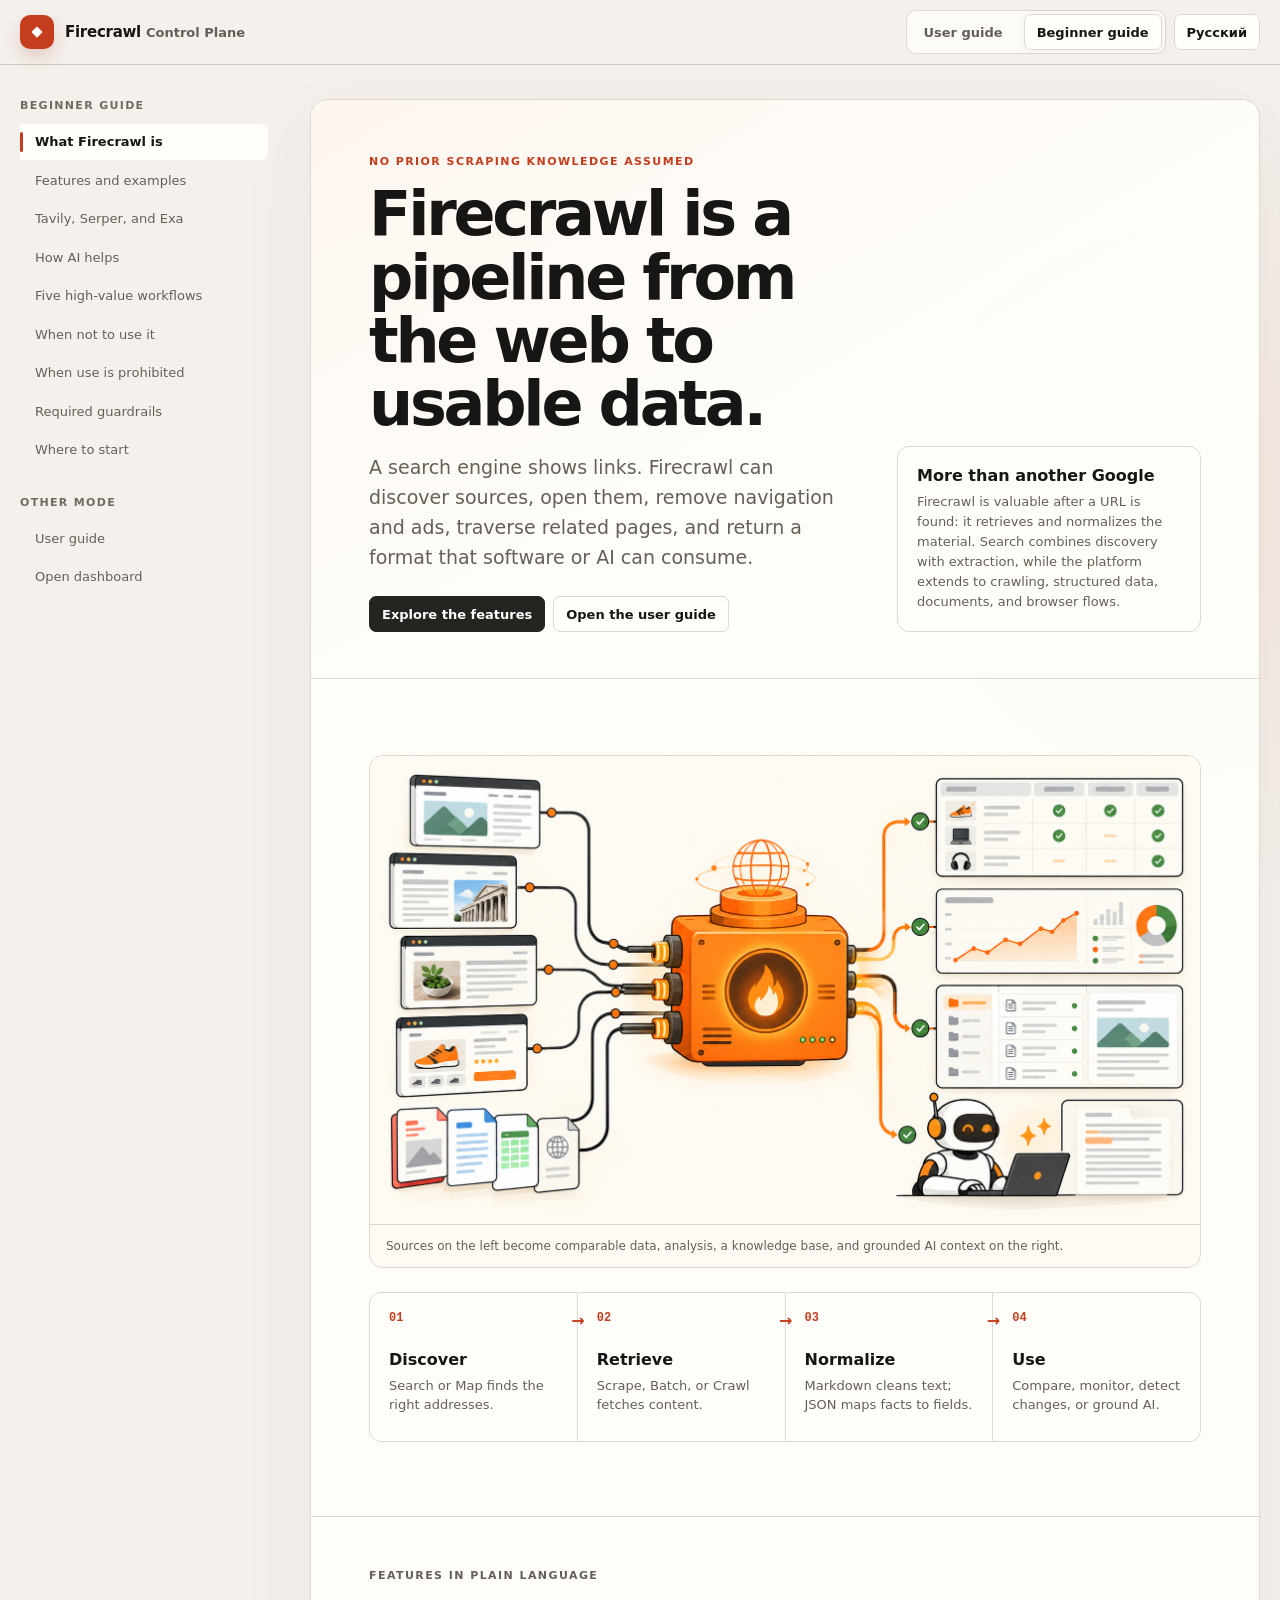
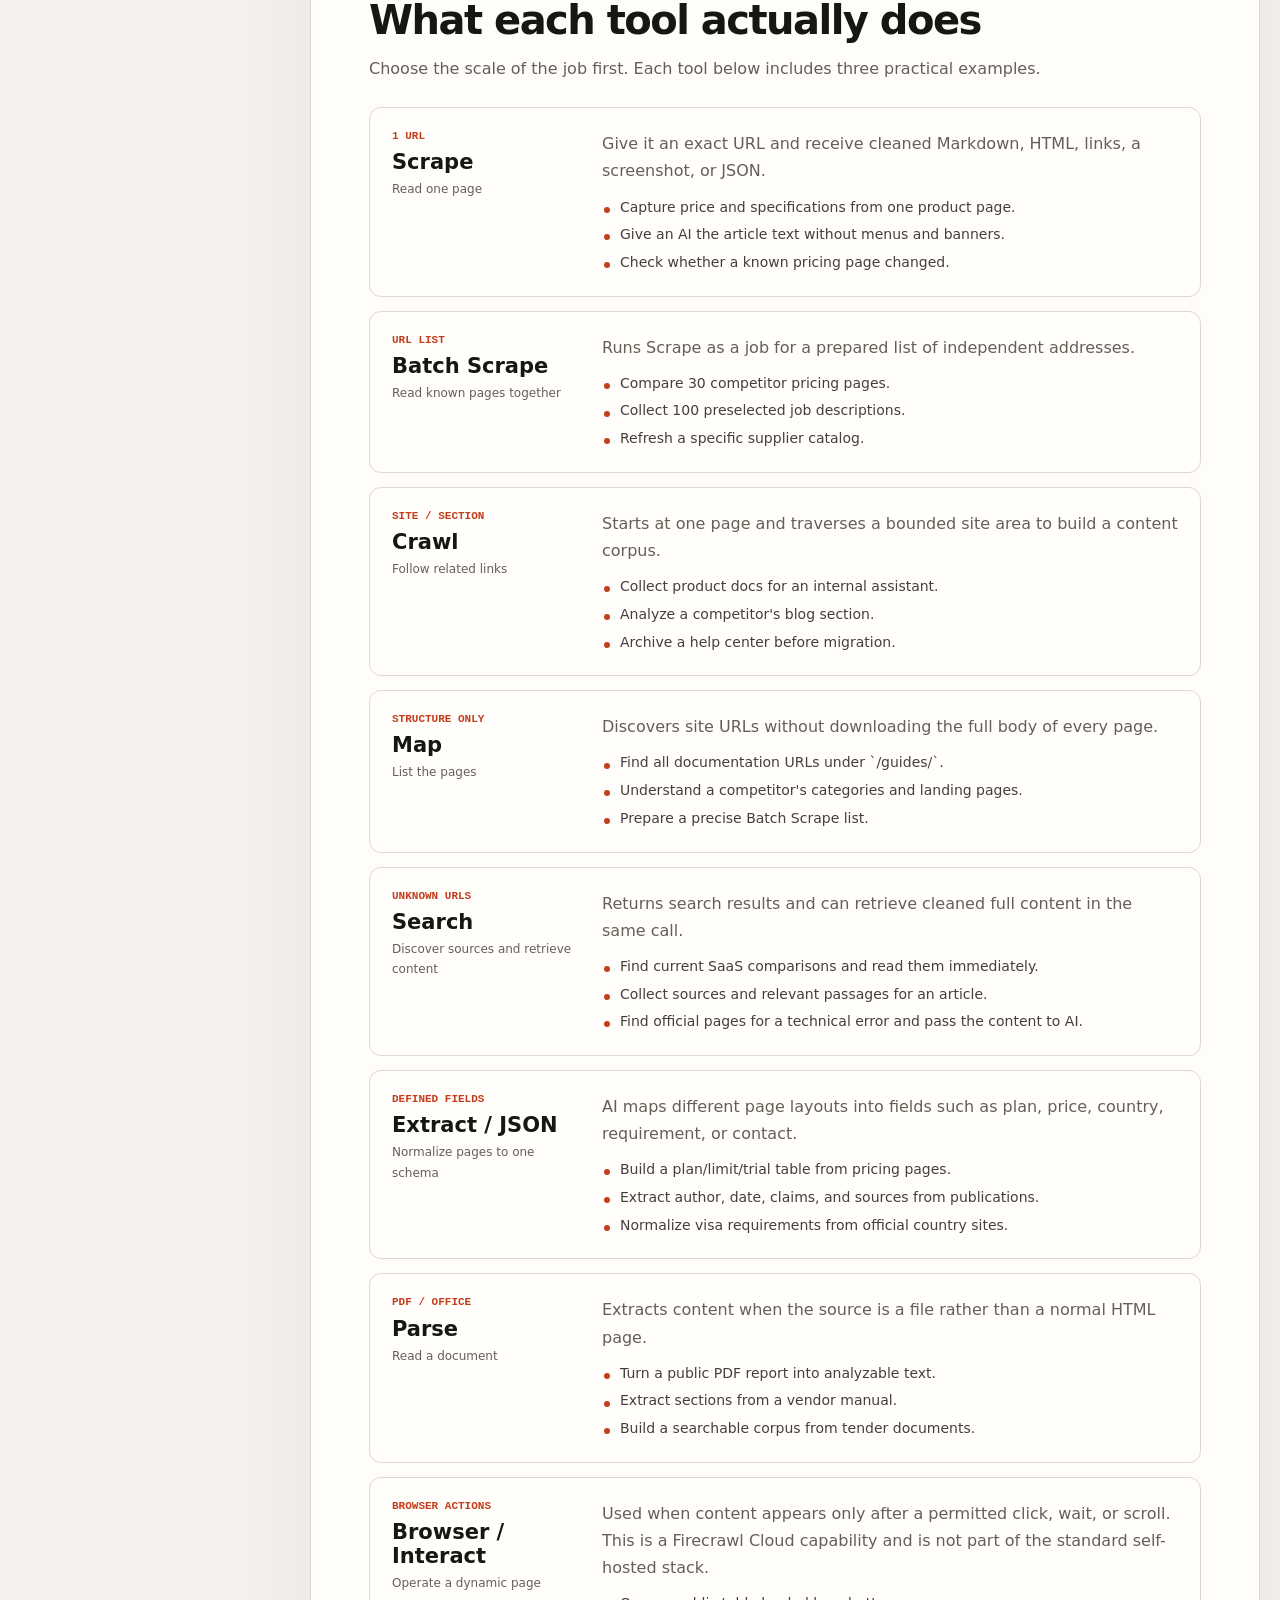
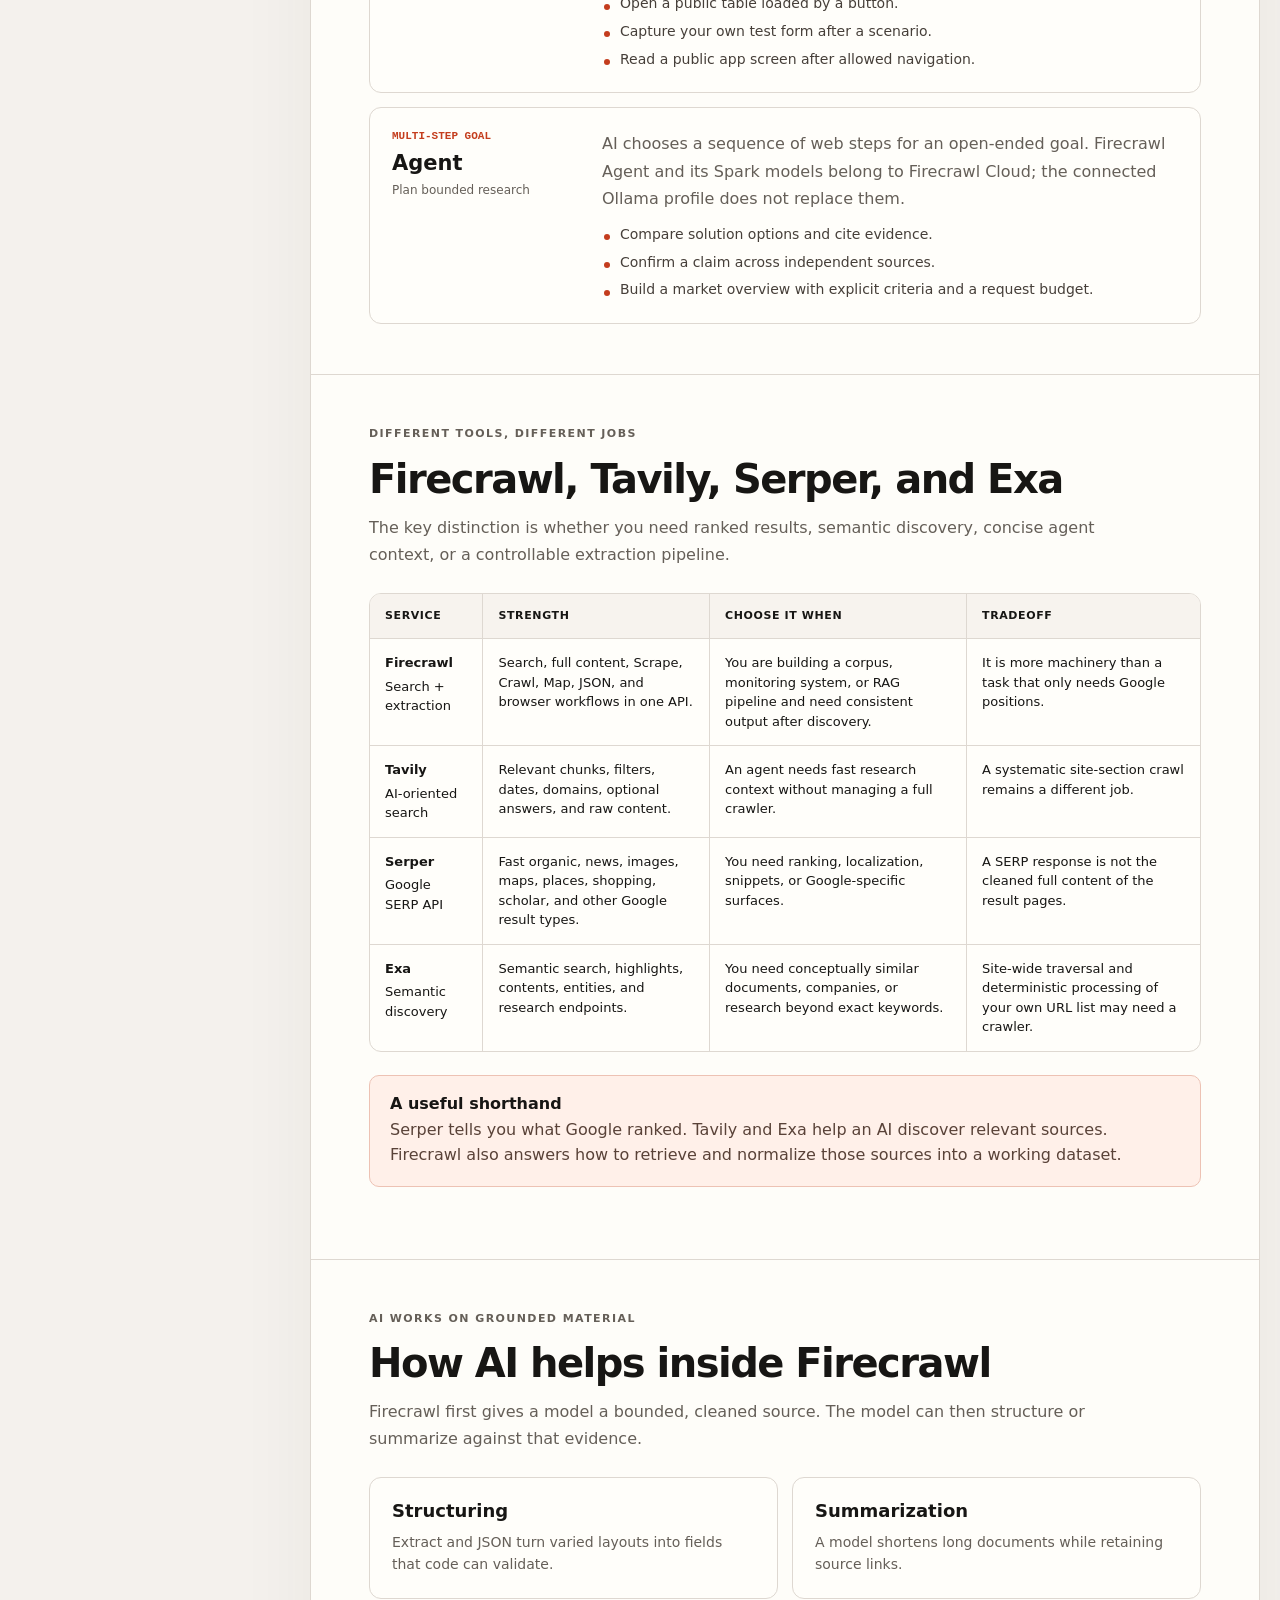
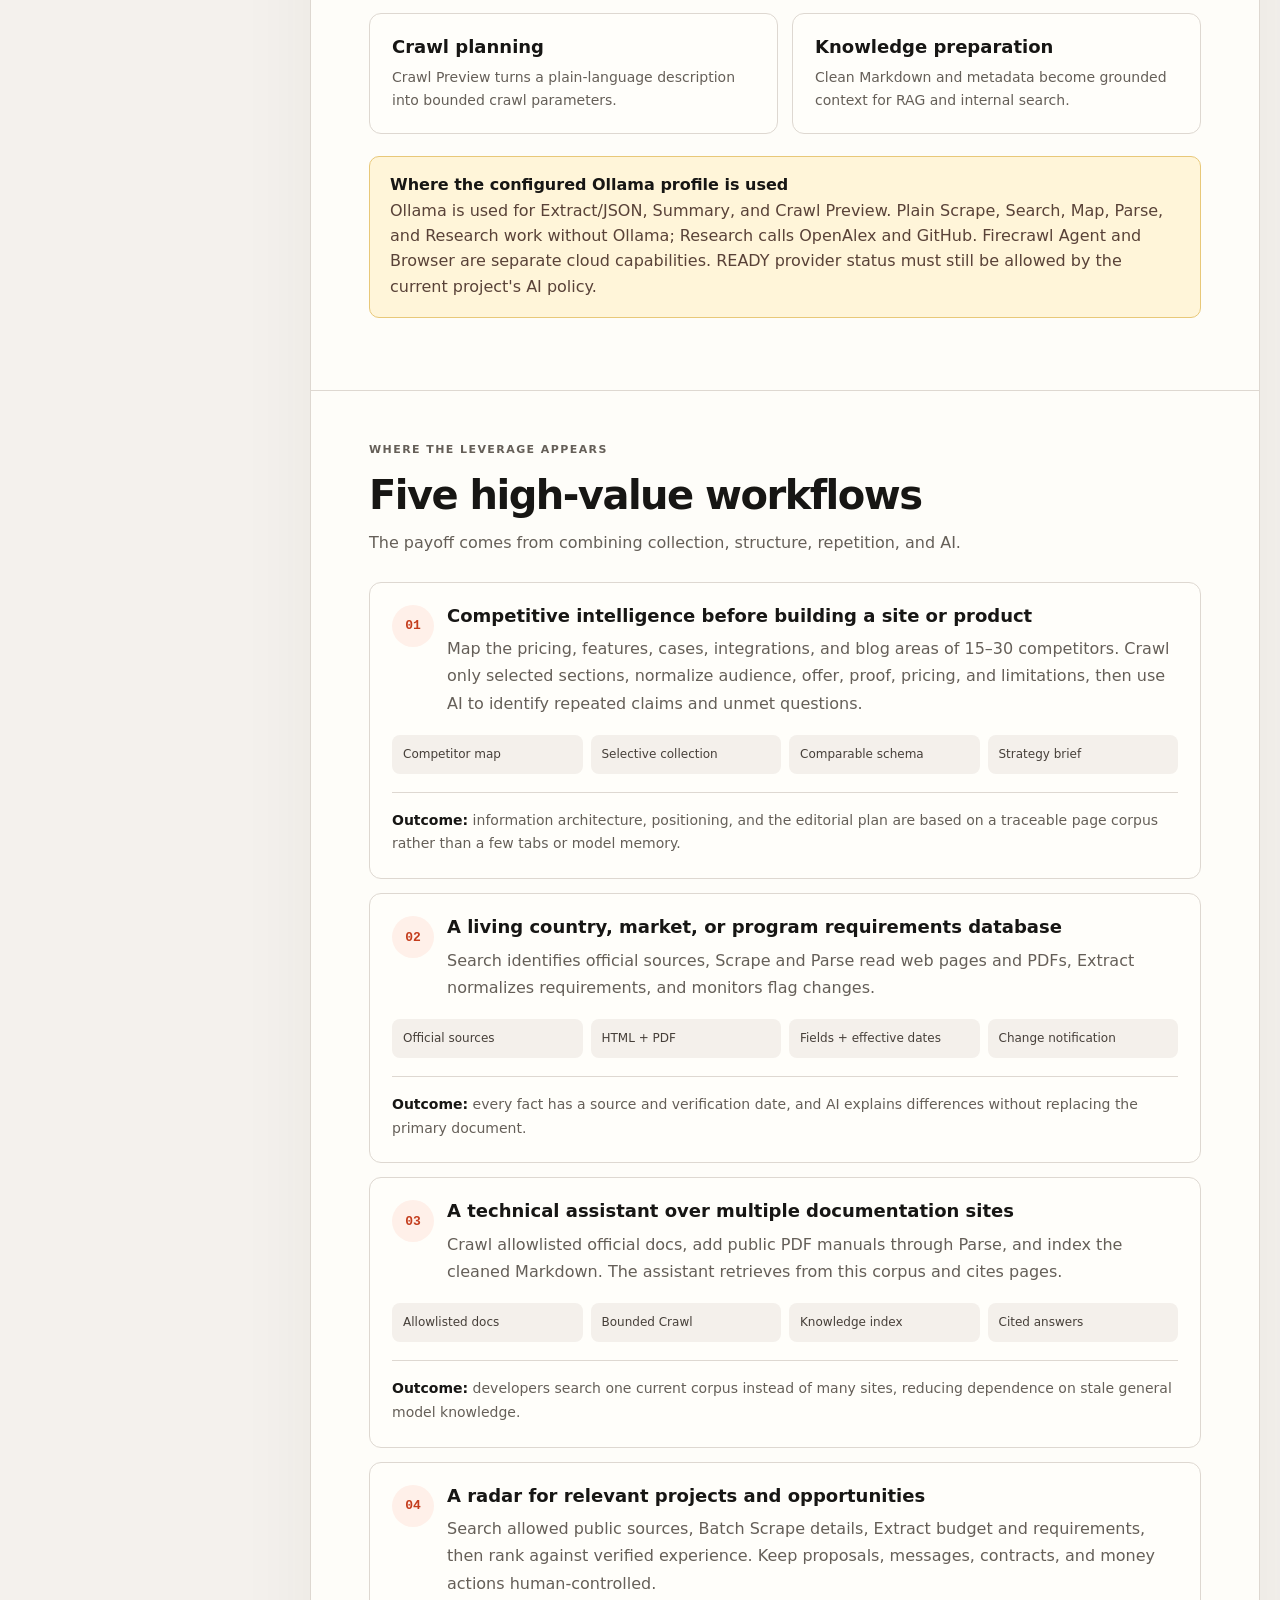
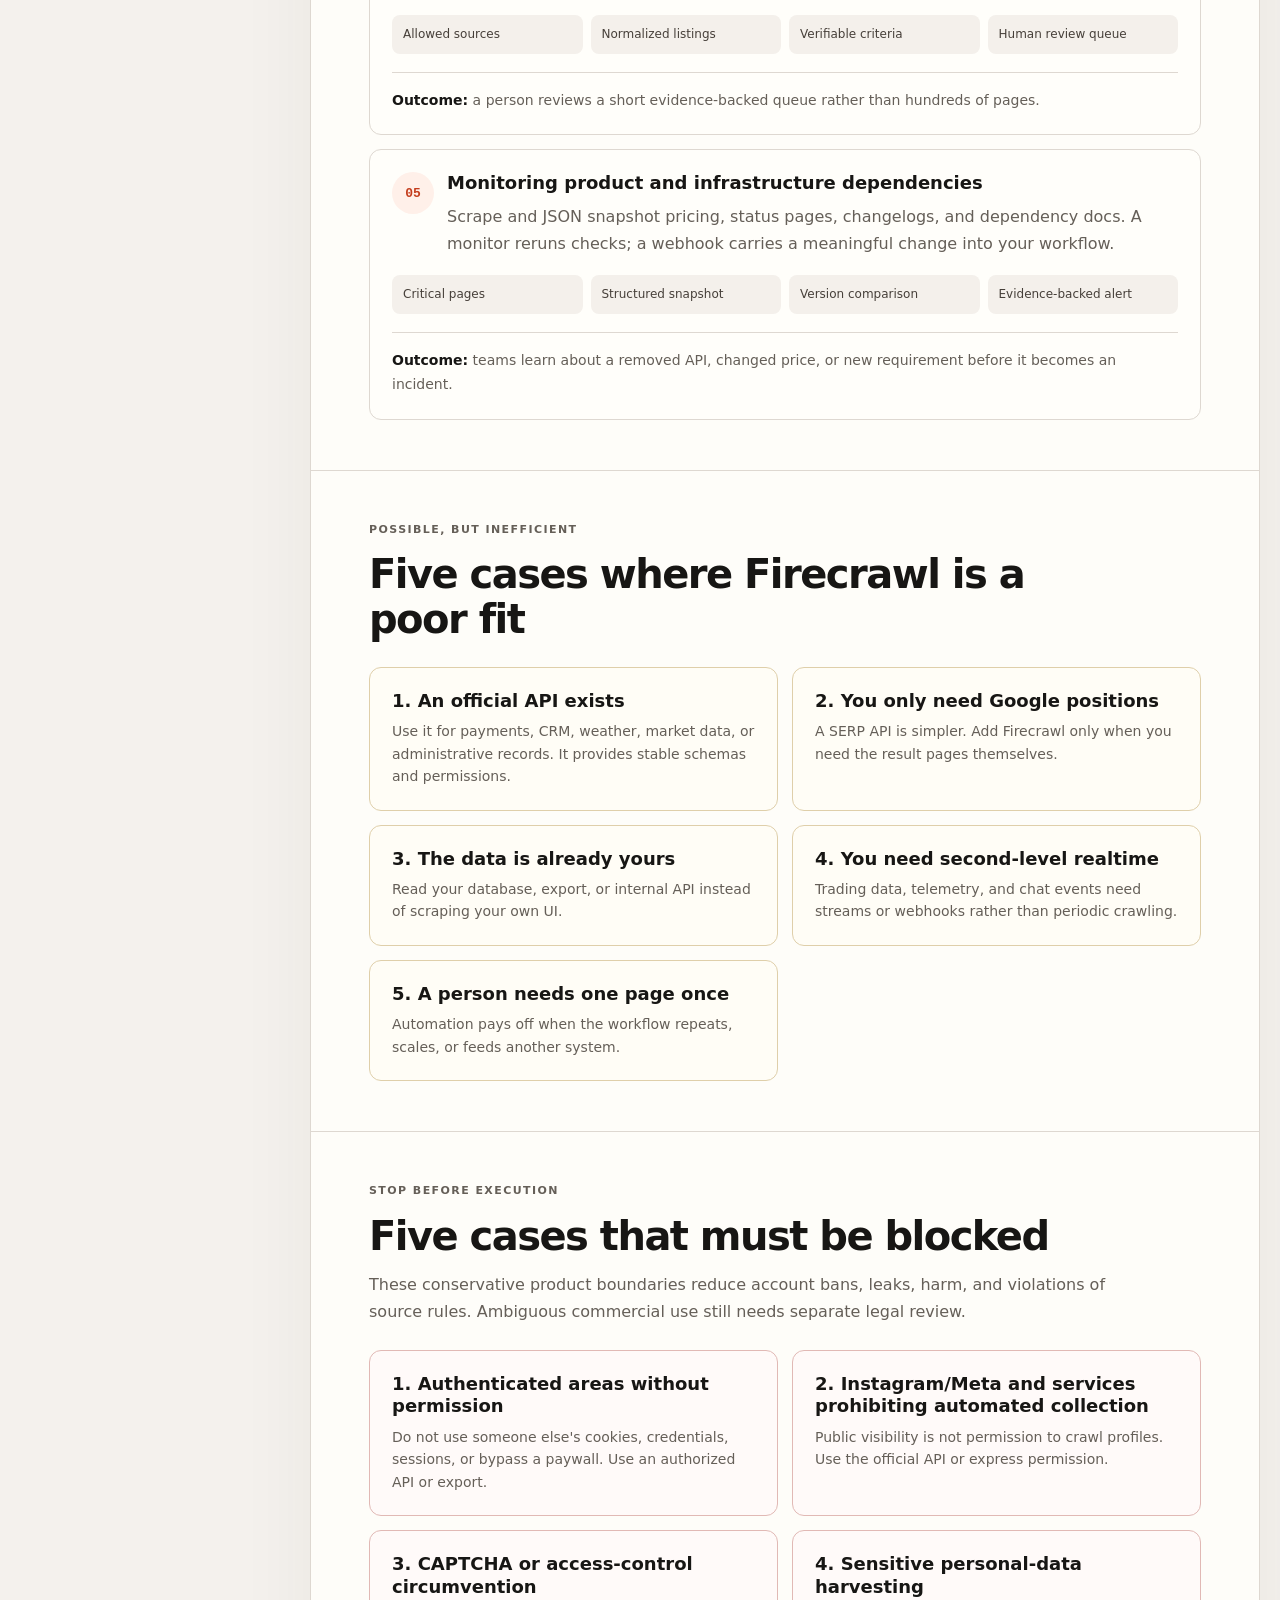
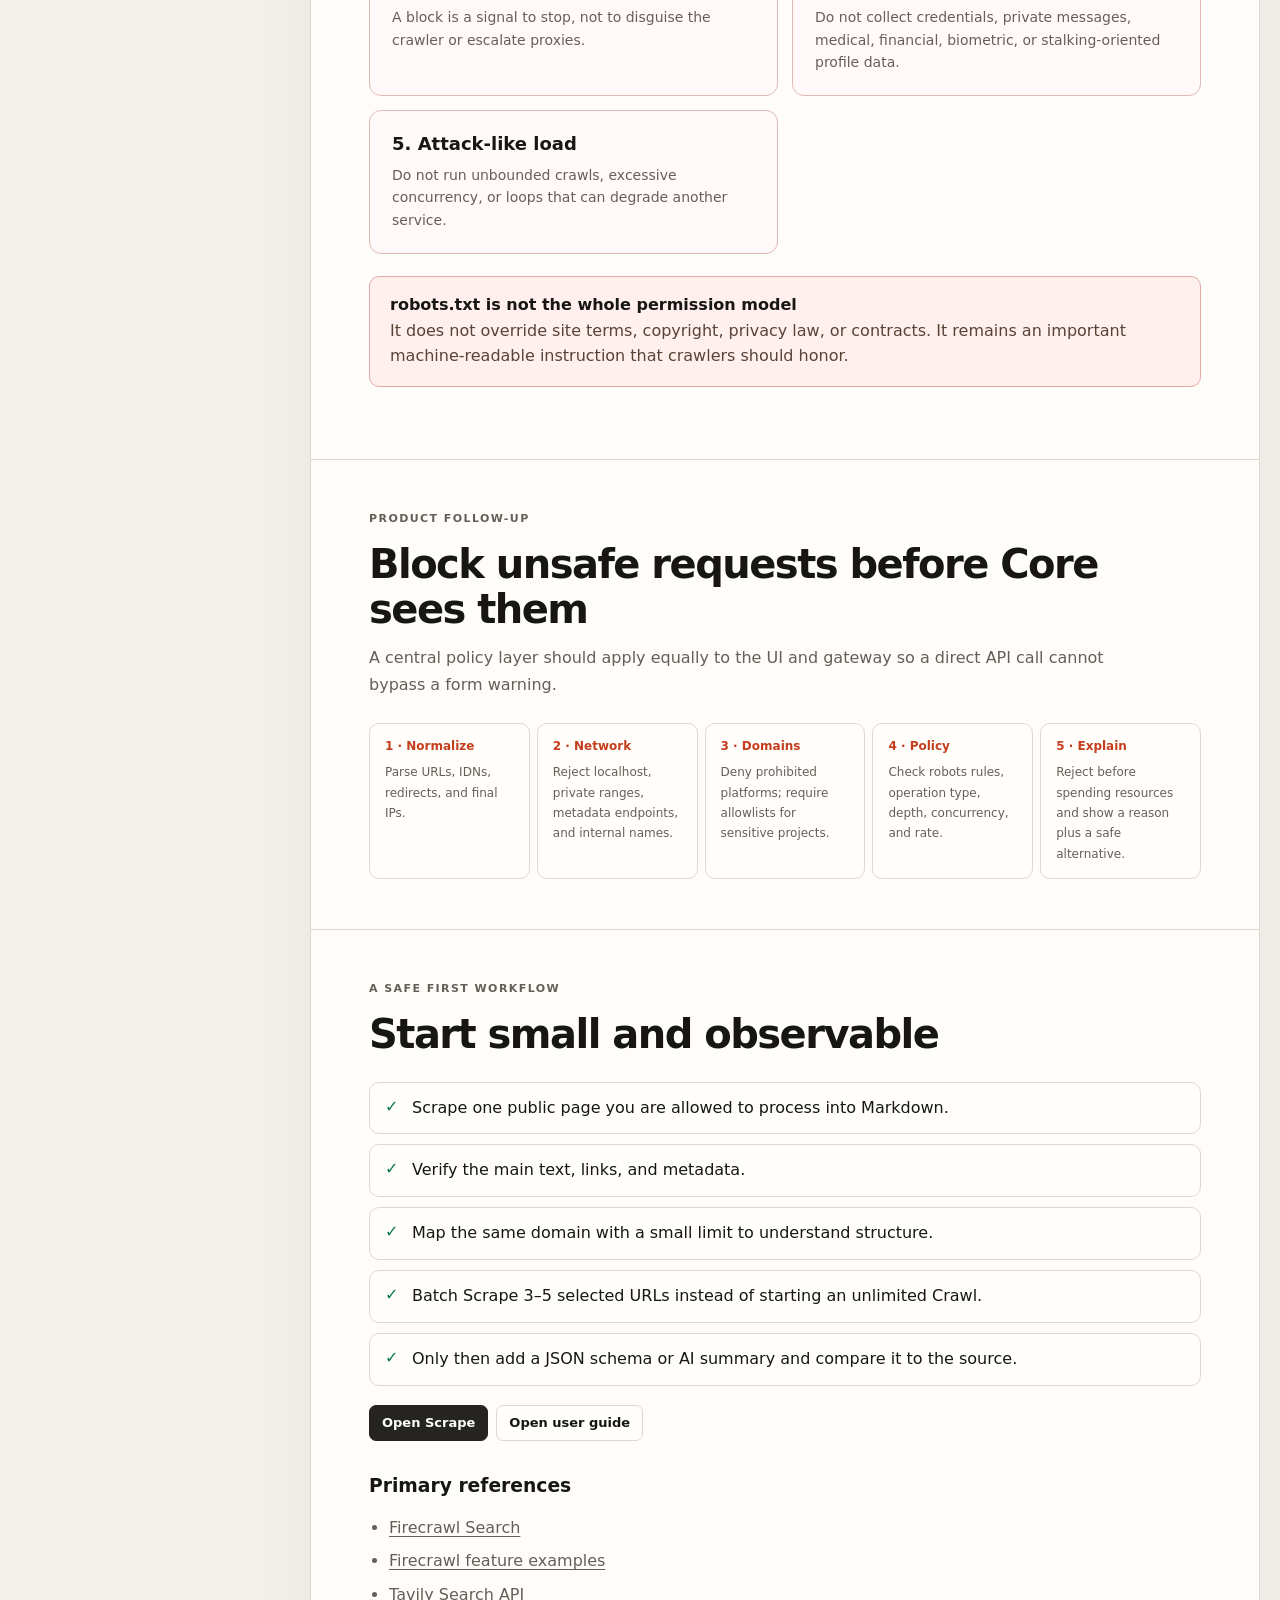
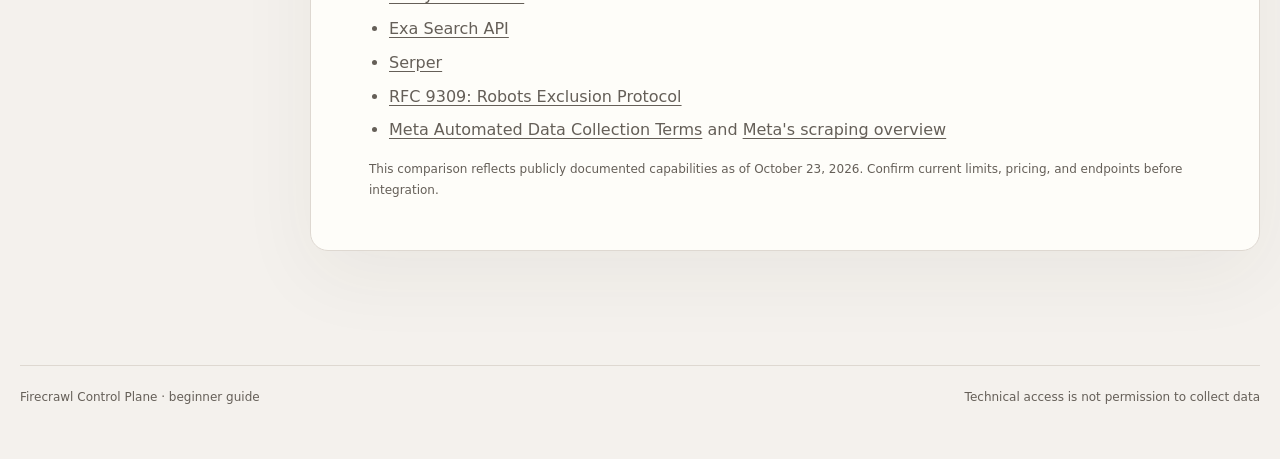
<file: en/beginners/index.html>
<!doctype html>
<html lang="en">
  <head>
    <meta charset="UTF-8" />
    <meta name="viewport" content="width=device-width, initial-scale=1.0" />
    <meta name="description" content="Firecrawl for beginners: features, Tavily/Serper/Exa comparison, AI, practical workflows, and safety boundaries." />
    <title>Firecrawl for beginners · Firecrawl Control Plane</title>
    <link rel="icon" href="../../favicon.svg" type="image/svg+xml" />
    <link rel="stylesheet" href="../../styles.css" />
    <script src="../../docs.js" defer></script>
  </head>
  <body>
    <header class="site-header"><div class="shell">
      <a class="brand" href="../" aria-label="Firecrawl Control Plane documentation"><span class="brand-mark" aria-hidden="true"><svg viewBox="0 0 24 24" fill="none"><path d="M12 4.5 19.5 12 12 19.5 4.5 12 12 4.5Z" fill="currentColor" /></svg></span><span class="brand-copy"><strong>Firecrawl</strong><span>Control Plane</span></span></a>
      <div class="header-actions"><nav class="mode-switch" aria-label="Documentation mode"><a class="mode-link" href="../">User guide</a><a class="mode-link" aria-current="page" href="./">Beginner guide</a></nav><a class="language-link" href="../../ru/beginners/" lang="ru">Русский</a></div>
      <button class="menu-toggle" type="button" data-menu-toggle aria-expanded="false" aria-controls="mobile-navigation"><span class="menu-toggle-label">Menu</span><svg viewBox="0 0 24 24" fill="none" stroke="currentColor" stroke-width="1.8" stroke-linecap="round" aria-hidden="true"><path class="menu-icon-open" d="M4 7h16M4 12h16M4 17h16" /><path class="menu-icon-close" d="m6 6 12 12M18 6 6 18" /></svg></button>
    </div></header>

    <div class="menu-backdrop" data-menu-backdrop aria-hidden="true"></div>
    <nav class="mobile-navigation" id="mobile-navigation" data-mobile-menu aria-label="Mobile navigation" aria-hidden="true" inert>
      <div class="mobile-nav-head"><p class="mobile-nav-title">Navigation</p><span>Beginner guide</span></div>
      <div class="mobile-nav-section"><p class="mobile-nav-label">Reading mode</p><div class="mobile-mode-switch"><a class="mobile-mode-link" href="../">User guide</a><a class="mobile-mode-link" aria-current="page" href="./">Beginner guide</a></div></div>
      <div class="mobile-nav-section"><p class="mobile-nav-label">Language</p><a class="mobile-language-link" href="../../ru/beginners/" lang="ru"><span>Язык</span>Русский</a></div>
      <div class="mobile-nav-section">
        <p class="mobile-nav-label">On this page</p>
        <ul class="mobile-nav-list"><li><a class="mobile-nav-link is-active" href="#idea">What Firecrawl is</a></li><li><a class="mobile-nav-link" href="#functions">Features and examples</a></li><li><a class="mobile-nav-link" href="#comparison">Tavily, Serper, and Exa</a></li><li><a class="mobile-nav-link" href="#ai">How AI helps</a></li><li><a class="mobile-nav-link" href="#power-cases">Five high-value workflows</a></li><li><a class="mobile-nav-link" href="#poor-fit">When not to use it</a></li><li><a class="mobile-nav-link" href="#prohibited">When use is prohibited</a></li><li><a class="mobile-nav-link" href="#guardrails">Required guardrails</a></li><li><a class="mobile-nav-link" href="#start">Where to start</a></li></ul>
      </div>
      <div class="mobile-nav-section"><p class="mobile-nav-label">Useful links</p><ul class="mobile-nav-list"><li><a class="mobile-nav-link" href="https://firecrawl.tapurl.net/">Open dashboard</a></li></ul></div>
    </nav>

    <div class="shell">
      <div class="docs-layout">
        <aside class="docs-sidebar" id="beginner-toc" data-toc><p class="toc-kicker">Beginner guide</p><nav aria-label="Page contents"><ul class="toc-list"><li><a class="toc-link is-active" href="#idea">What Firecrawl is</a></li><li><a class="toc-link" href="#functions">Features and examples</a></li><li><a class="toc-link" href="#comparison">Tavily, Serper, and Exa</a></li><li><a class="toc-link" href="#ai">How AI helps</a></li><li><a class="toc-link" href="#power-cases">Five high-value workflows</a></li><li><a class="toc-link" href="#poor-fit">When not to use it</a></li><li><a class="toc-link" href="#prohibited">When use is prohibited</a></li><li><a class="toc-link" href="#guardrails">Required guardrails</a></li><li><a class="toc-link" href="#start">Where to start</a></li></ul></nav><p class="toc-kicker">Other mode</p><nav aria-label="Additional links"><ul class="toc-list"><li><a class="toc-link" href="../">User guide</a></li><li><a class="toc-link" href="https://firecrawl.tapurl.net/">Open dashboard</a></li></ul></nav></aside>

        <main class="docs-main">
          <section class="docs-hero" id="idea"><div><p class="eyebrow">No prior scraping knowledge assumed</p><h1>Firecrawl is a pipeline from the web to usable data.</h1><p class="hero-copy">A search engine shows links. Firecrawl can discover sources, open them, remove navigation and ads, traverse related pages, and return a format that software or AI can consume.</p><div class="hero-actions"><a class="button primary" href="#functions">Explore the features</a><a class="button" href="../">Open the user guide</a></div></div><aside class="hero-note"><strong>More than another Google</strong><p>Firecrawl is valuable after a URL is found: it retrieves and normalizes the material. Search combines discovery with extraction, while the platform extends to crawling, structured data, documents, and browser flows.</p></aside></section>

          <section class="docs-section wide"><figure class="pipeline-figure"><img src="../../assets/firecrawl-knowledge-pipeline.png" alt="Websites and documents flow through Firecrawl into tables, charts, a knowledge base, and AI-ready material" width="1792" height="1024" /><figcaption>Sources on the left become comparable data, analysis, a knowledge base, and grounded AI context on the right.</figcaption></figure><div class="mental-model" aria-label="A simple Firecrawl model"><div class="mental-step"><span>01</span><strong>Discover</strong><p>Search or Map finds the right addresses.</p></div><div class="mental-step"><span>02</span><strong>Retrieve</strong><p>Scrape, Batch, or Crawl fetches content.</p></div><div class="mental-step"><span>03</span><strong>Normalize</strong><p>Markdown cleans text; JSON maps facts to fields.</p></div><div class="mental-step"><span>04</span><strong>Use</strong><p>Compare, monitor, detect changes, or ground AI.</p></div></div></section>

          <section class="docs-section wide" id="functions"><div class="section-heading"><p class="eyebrow">Features in plain language</p><h2>What each tool actually does</h2><p>Choose the scale of the job first. Each tool below includes three practical examples.</p></div><div class="function-list">
            <article class="function-card"><div class="function-name"><small>1 URL</small><h3>Scrape</h3><p>Read one page</p></div><div class="function-body"><p>Give it an exact URL and receive cleaned Markdown, HTML, links, a screenshot, or JSON.</p><ul class="example-list"><li>Capture price and specifications from one product page.</li><li>Give an AI the article text without menus and banners.</li><li>Check whether a known pricing page changed.</li></ul></div></article>
            <article class="function-card"><div class="function-name"><small>URL LIST</small><h3>Batch Scrape</h3><p>Read known pages together</p></div><div class="function-body"><p>Runs Scrape as a job for a prepared list of independent addresses.</p><ul class="example-list"><li>Compare 30 competitor pricing pages.</li><li>Collect 100 preselected job descriptions.</li><li>Refresh a specific supplier catalog.</li></ul></div></article>
            <article class="function-card"><div class="function-name"><small>SITE / SECTION</small><h3>Crawl</h3><p>Follow related links</p></div><div class="function-body"><p>Starts at one page and traverses a bounded site area to build a content corpus.</p><ul class="example-list"><li>Collect product docs for an internal assistant.</li><li>Analyze a competitor's blog section.</li><li>Archive a help center before migration.</li></ul></div></article>
            <article class="function-card"><div class="function-name"><small>STRUCTURE ONLY</small><h3>Map</h3><p>List the pages</p></div><div class="function-body"><p>Discovers site URLs without downloading the full body of every page.</p><ul class="example-list"><li>Find all documentation URLs under `/guides/`.</li><li>Understand a competitor's categories and landing pages.</li><li>Prepare a precise Batch Scrape list.</li></ul></div></article>
            <article class="function-card"><div class="function-name"><small>UNKNOWN URLS</small><h3>Search</h3><p>Discover sources and retrieve content</p></div><div class="function-body"><p>Returns search results and can retrieve cleaned full content in the same call.</p><ul class="example-list"><li>Find current SaaS comparisons and read them immediately.</li><li>Collect sources and relevant passages for an article.</li><li>Find official pages for a technical error and pass the content to AI.</li></ul></div></article>
            <article class="function-card"><div class="function-name"><small>DEFINED FIELDS</small><h3>Extract / JSON</h3><p>Normalize pages to one schema</p></div><div class="function-body"><p>AI maps different page layouts into fields such as plan, price, country, requirement, or contact.</p><ul class="example-list"><li>Build a plan/limit/trial table from pricing pages.</li><li>Extract author, date, claims, and sources from publications.</li><li>Normalize visa requirements from official country sites.</li></ul></div></article>
            <article class="function-card"><div class="function-name"><small>PDF / OFFICE</small><h3>Parse</h3><p>Read a document</p></div><div class="function-body"><p>Extracts content when the source is a file rather than a normal HTML page.</p><ul class="example-list"><li>Turn a public PDF report into analyzable text.</li><li>Extract sections from a vendor manual.</li><li>Build a searchable corpus from tender documents.</li></ul></div></article>
            <article class="function-card"><div class="function-name"><small>BROWSER ACTIONS</small><h3>Browser / Interact</h3><p>Operate a dynamic page</p></div><div class="function-body"><p>Used when content appears only after a permitted click, wait, or scroll. This is a Firecrawl Cloud capability and is not part of the standard self-hosted stack.</p><ul class="example-list"><li>Open a public table loaded by a button.</li><li>Capture your own test form after a scenario.</li><li>Read a public app screen after allowed navigation.</li></ul></div></article>
            <article class="function-card"><div class="function-name"><small>MULTI-STEP GOAL</small><h3>Agent</h3><p>Plan bounded research</p></div><div class="function-body"><p>AI chooses a sequence of web steps for an open-ended goal. Firecrawl Agent and its Spark models belong to Firecrawl Cloud; the connected Ollama profile does not replace them.</p><ul class="example-list"><li>Compare solution options and cite evidence.</li><li>Confirm a claim across independent sources.</li><li>Build a market overview with explicit criteria and a request budget.</li></ul></div></article>
          </div></section>

          <section class="docs-section wide" id="comparison"><div class="section-heading"><p class="eyebrow">Different tools, different jobs</p><h2>Firecrawl, Tavily, Serper, and Exa</h2><p>The key distinction is whether you need ranked results, semantic discovery, concise agent context, or a controllable extraction pipeline.</p></div><div class="table-wrap"><table><thead><tr><th>Service</th><th>Strength</th><th>Choose it when</th><th>Tradeoff</th></tr></thead><tbody>
            <tr><td><strong>Firecrawl</strong>Search + extraction</td><td>Search, full content, Scrape, Crawl, Map, JSON, and browser workflows in one API.</td><td>You are building a corpus, monitoring system, or RAG pipeline and need consistent output after discovery.</td><td>It is more machinery than a task that only needs Google positions.</td></tr>
            <tr><td><strong>Tavily</strong>AI-oriented search</td><td>Relevant chunks, filters, dates, domains, optional answers, and raw content.</td><td>An agent needs fast research context without managing a full crawler.</td><td>A systematic site-section crawl remains a different job.</td></tr>
            <tr><td><strong>Serper</strong>Google SERP API</td><td>Fast organic, news, images, maps, places, shopping, scholar, and other Google result types.</td><td>You need ranking, localization, snippets, or Google-specific surfaces.</td><td>A SERP response is not the cleaned full content of the result pages.</td></tr>
            <tr><td><strong>Exa</strong>Semantic discovery</td><td>Semantic search, highlights, contents, entities, and research endpoints.</td><td>You need conceptually similar documents, companies, or research beyond exact keywords.</td><td>Site-wide traversal and deterministic processing of your own URL list may need a crawler.</td></tr>
          </tbody></table></div><div class="callout"><strong>A useful shorthand</strong><p>Serper tells you what Google ranked. Tavily and Exa help an AI discover relevant sources. Firecrawl also answers how to retrieve and normalize those sources into a working dataset.</p></div></section>

          <section class="docs-section wide" id="ai"><div class="section-heading"><p class="eyebrow">AI works on grounded material</p><h2>How AI helps inside Firecrawl</h2><p>Firecrawl first gives a model a bounded, cleaned source. The model can then structure or summarize against that evidence.</p></div><div class="ai-grid"><article class="info-card"><h3>Structuring</h3><p>Extract and JSON turn varied layouts into fields that code can validate.</p></article><article class="info-card"><h3>Summarization</h3><p>A model shortens long documents while retaining source links.</p></article><article class="info-card"><h3>Crawl planning</h3><p>Crawl Preview turns a plain-language description into bounded crawl parameters.</p></article><article class="info-card"><h3>Knowledge preparation</h3><p>Clean Markdown and metadata become grounded context for RAG and internal search.</p></article></div><div class="callout warning"><strong>Where the configured Ollama profile is used</strong><p>Ollama is used for Extract/JSON, Summary, and Crawl Preview. Plain Scrape, Search, Map, Parse, and Research work without Ollama; Research calls OpenAlex and GitHub. Firecrawl Agent and Browser are separate cloud capabilities. READY provider status must still be allowed by the current project's AI policy.</p></div></section>

          <section class="docs-section wide" id="power-cases"><div class="section-heading"><p class="eyebrow">Where the leverage appears</p><h2>Five high-value workflows</h2><p>The payoff comes from combining collection, structure, repetition, and AI.</p></div><div class="case-grid">
            <article class="case-study"><header><span class="case-number">01</span><div><h3>Competitive intelligence before building a site or product</h3><p>Map the pricing, features, cases, integrations, and blog areas of 15–30 competitors. Crawl only selected sections, normalize audience, offer, proof, pricing, and limitations, then use AI to identify repeated claims and unmet questions.</p></div></header><div class="case-flow"><span>Competitor map</span><span>Selective collection</span><span>Comparable schema</span><span>Strategy brief</span></div><p class="case-result"><strong>Outcome:</strong> information architecture, positioning, and the editorial plan are based on a traceable page corpus rather than a few tabs or model memory.</p></article>
            <article class="case-study"><header><span class="case-number">02</span><div><h3>A living country, market, or program requirements database</h3><p>Search identifies official sources, Scrape and Parse read web pages and PDFs, Extract normalizes requirements, and monitors flag changes.</p></div></header><div class="case-flow"><span>Official sources</span><span>HTML + PDF</span><span>Fields + effective dates</span><span>Change notification</span></div><p class="case-result"><strong>Outcome:</strong> every fact has a source and verification date, and AI explains differences without replacing the primary document.</p></article>
            <article class="case-study"><header><span class="case-number">03</span><div><h3>A technical assistant over multiple documentation sites</h3><p>Crawl allowlisted official docs, add public PDF manuals through Parse, and index the cleaned Markdown. The assistant retrieves from this corpus and cites pages.</p></div></header><div class="case-flow"><span>Allowlisted docs</span><span>Bounded Crawl</span><span>Knowledge index</span><span>Cited answers</span></div><p class="case-result"><strong>Outcome:</strong> developers search one current corpus instead of many sites, reducing dependence on stale general model knowledge.</p></article>
            <article class="case-study"><header><span class="case-number">04</span><div><h3>A radar for relevant projects and opportunities</h3><p>Search allowed public sources, Batch Scrape details, Extract budget and requirements, then rank against verified experience. Keep proposals, messages, contracts, and money actions human-controlled.</p></div></header><div class="case-flow"><span>Allowed sources</span><span>Normalized listings</span><span>Verifiable criteria</span><span>Human review queue</span></div><p class="case-result"><strong>Outcome:</strong> a person reviews a short evidence-backed queue rather than hundreds of pages.</p></article>
            <article class="case-study"><header><span class="case-number">05</span><div><h3>Monitoring product and infrastructure dependencies</h3><p>Scrape and JSON snapshot pricing, status pages, changelogs, and dependency docs. A monitor reruns checks; a webhook carries a meaningful change into your workflow.</p></div></header><div class="case-flow"><span>Critical pages</span><span>Structured snapshot</span><span>Version comparison</span><span>Evidence-backed alert</span></div><p class="case-result"><strong>Outcome:</strong> teams learn about a removed API, changed price, or new requirement before it becomes an incident.</p></article>
          </div></section>

          <section class="docs-section wide" id="poor-fit"><div class="section-heading"><p class="eyebrow">Possible, but inefficient</p><h2>Five cases where Firecrawl is a poor fit</h2></div><div class="boundary-grid"><article class="boundary-card avoid"><h3>1. An official API exists</h3><p>Use it for payments, CRM, weather, market data, or administrative records. It provides stable schemas and permissions.</p></article><article class="boundary-card avoid"><h3>2. You only need Google positions</h3><p>A SERP API is simpler. Add Firecrawl only when you need the result pages themselves.</p></article><article class="boundary-card avoid"><h3>3. The data is already yours</h3><p>Read your database, export, or internal API instead of scraping your own UI.</p></article><article class="boundary-card avoid"><h3>4. You need second-level realtime</h3><p>Trading data, telemetry, and chat events need streams or webhooks rather than periodic crawling.</p></article><article class="boundary-card avoid"><h3>5. A person needs one page once</h3><p>Automation pays off when the workflow repeats, scales, or feeds another system.</p></article></div></section>

          <section class="docs-section wide" id="prohibited"><div class="section-heading"><p class="eyebrow">Stop before execution</p><h2>Five cases that must be blocked</h2><p>These conservative product boundaries reduce account bans, leaks, harm, and violations of source rules. Ambiguous commercial use still needs separate legal review.</p></div><div class="boundary-grid"><article class="boundary-card stop"><h3>1. Authenticated areas without permission</h3><p>Do not use someone else's cookies, credentials, sessions, or bypass a paywall. Use an authorized API or export.</p></article><article class="boundary-card stop"><h3>2. Instagram/Meta and services prohibiting automated collection</h3><p>Public visibility is not permission to crawl profiles. Use the official API or express permission.</p></article><article class="boundary-card stop"><h3>3. CAPTCHA or access-control circumvention</h3><p>A block is a signal to stop, not to disguise the crawler or escalate proxies.</p></article><article class="boundary-card stop"><h3>4. Sensitive personal-data harvesting</h3><p>Do not collect credentials, private messages, medical, financial, biometric, or stalking-oriented profile data.</p></article><article class="boundary-card stop"><h3>5. Attack-like load</h3><p>Do not run unbounded crawls, excessive concurrency, or loops that can degrade another service.</p></article></div><div class="callout danger"><strong>robots.txt is not the whole permission model</strong><p>It does not override site terms, copyright, privacy law, or contracts. It remains an important machine-readable instruction that crawlers should honor.</p></div></section>

          <section class="docs-section wide" id="guardrails"><div class="section-heading"><p class="eyebrow">Product follow-up</p><h2>Block unsafe requests before Core sees them</h2><p>A central policy layer should apply equally to the UI and gateway so a direct API call cannot bypass a form warning.</p></div><div class="policy-flow"><div class="policy-step"><b>1 · Normalize</b><span>Parse URLs, IDNs, redirects, and final IPs.</span></div><div class="policy-step"><b>2 · Network</b><span>Reject localhost, private ranges, metadata endpoints, and internal names.</span></div><div class="policy-step"><b>3 · Domains</b><span>Deny prohibited platforms; require allowlists for sensitive projects.</span></div><div class="policy-step"><b>4 · Policy</b><span>Check robots rules, operation type, depth, concurrency, and rate.</span></div><div class="policy-step"><b>5 · Explain</b><span>Reject before spending resources and show a reason plus a safe alternative.</span></div></div></section>

          <section class="docs-section wide" id="start"><div class="section-heading"><p class="eyebrow">A safe first workflow</p><h2>Start small and observable</h2></div><ul class="check-list"><li>Scrape one public page you are allowed to process into Markdown.</li><li>Verify the main text, links, and metadata.</li><li>Map the same domain with a small limit to understand structure.</li><li>Batch Scrape 3–5 selected URLs instead of starting an unlimited Crawl.</li><li>Only then add a JSON schema or AI summary and compare it to the source.</li></ul><div class="card-actions"><a class="button primary" href="https://firecrawl.tapurl.net/scrape">Open Scrape</a><a class="button" href="../">Open user guide</a></div><h3 style="margin-top: 34px">Primary references</h3><ul class="source-list"><li><a href="https://docs.firecrawl.dev/features/search">Firecrawl Search</a></li><li><a href="https://docs.firecrawl.dev/developer-guides/common-sites/wikipedia">Firecrawl feature examples</a></li><li><a href="https://docs.tavily.com/documentation/api-reference/endpoint/search">Tavily Search API</a></li><li><a href="https://exa.ai/docs/reference/search">Exa Search API</a></li><li><a href="https://serper.dev/">Serper</a></li><li><a href="https://www.rfc-editor.org/rfc/rfc9309.html">RFC 9309: Robots Exclusion Protocol</a></li><li><a href="https://www.facebook.com/legal/automated_data_collection_terms">Meta Automated Data Collection Terms</a> and <a href="https://www.facebook.com/help/463983701520800">Meta's scraping overview</a></li></ul><p class="source-note">This comparison reflects publicly documented capabilities as of October 23, 2026. Confirm current limits, pricing, and endpoints before integration.</p></section>
        </main>
      </div>
    </div>
    <footer class="site-footer"><div class="shell"><p class="footer-note">Firecrawl Control Plane · beginner guide</p><p class="footer-note">Technical access is not permission to collect data</p></div></footer>
  </body>
</html>
</file>
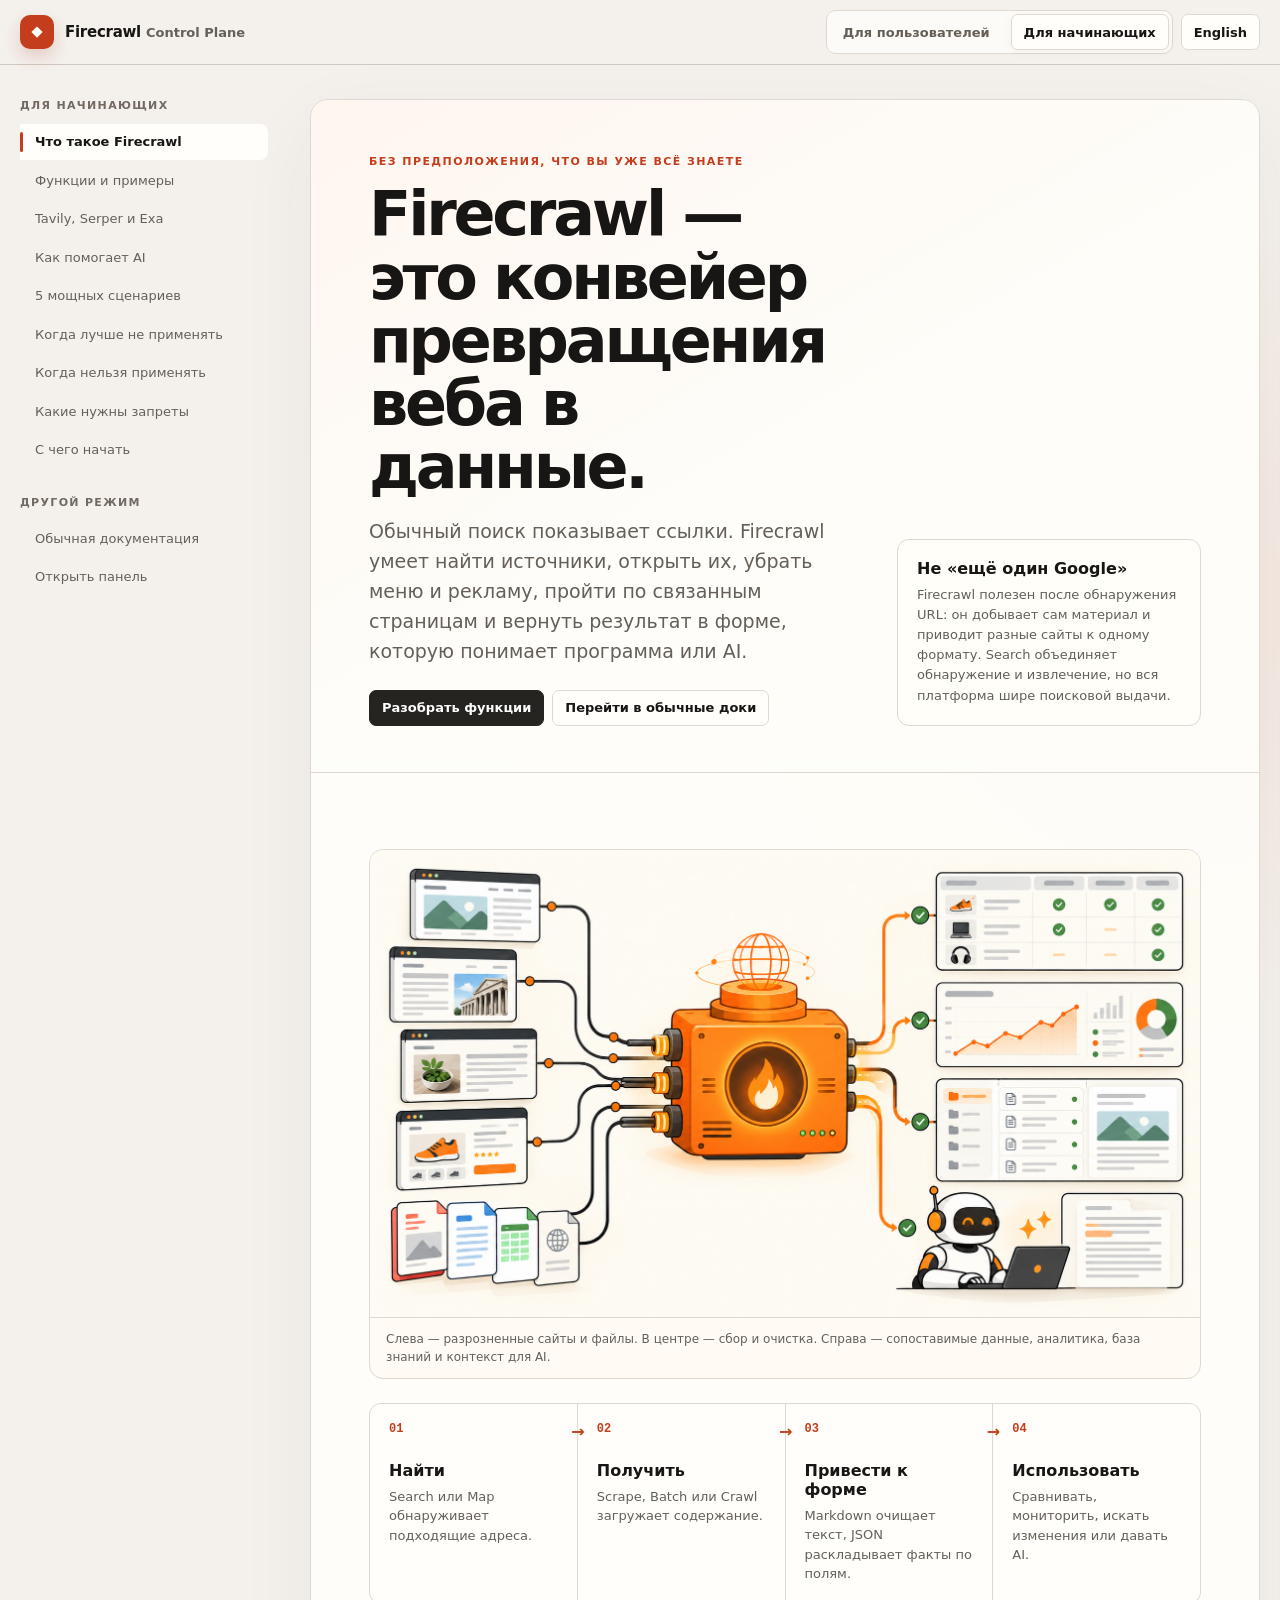
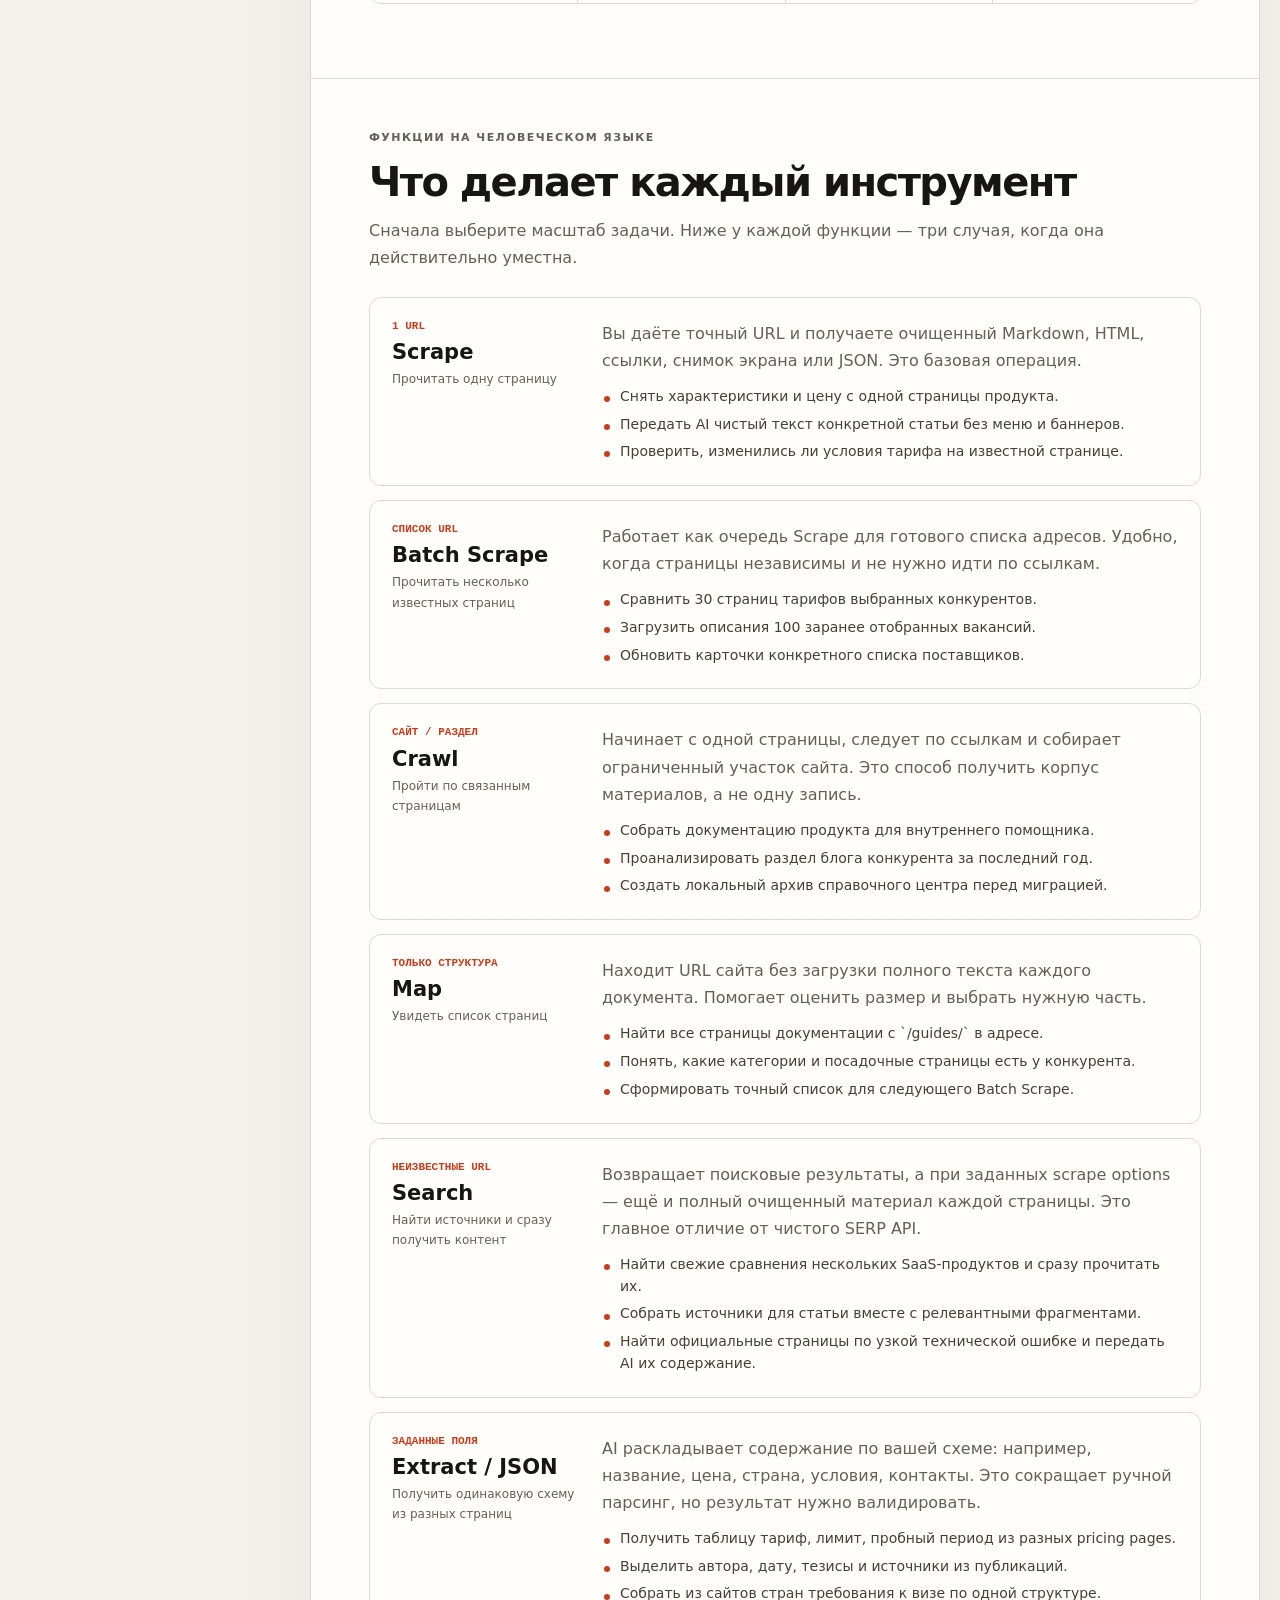
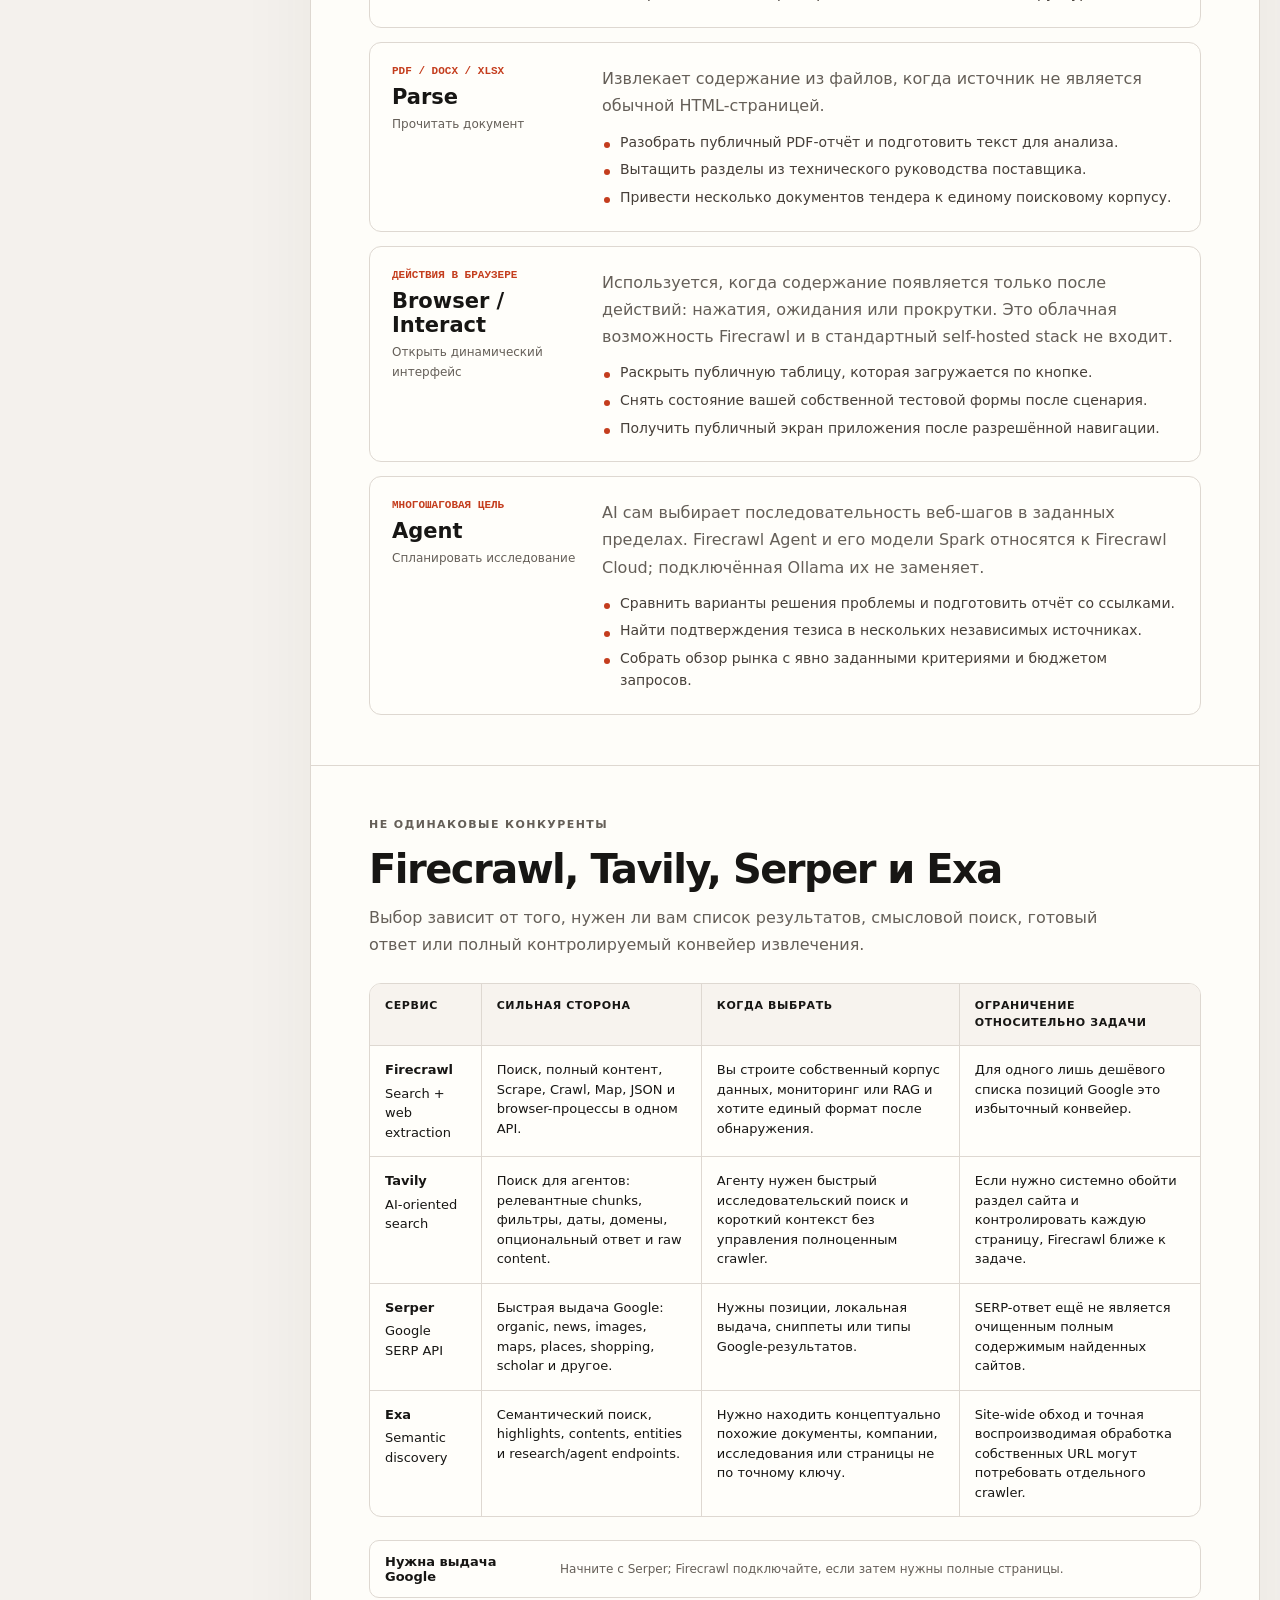
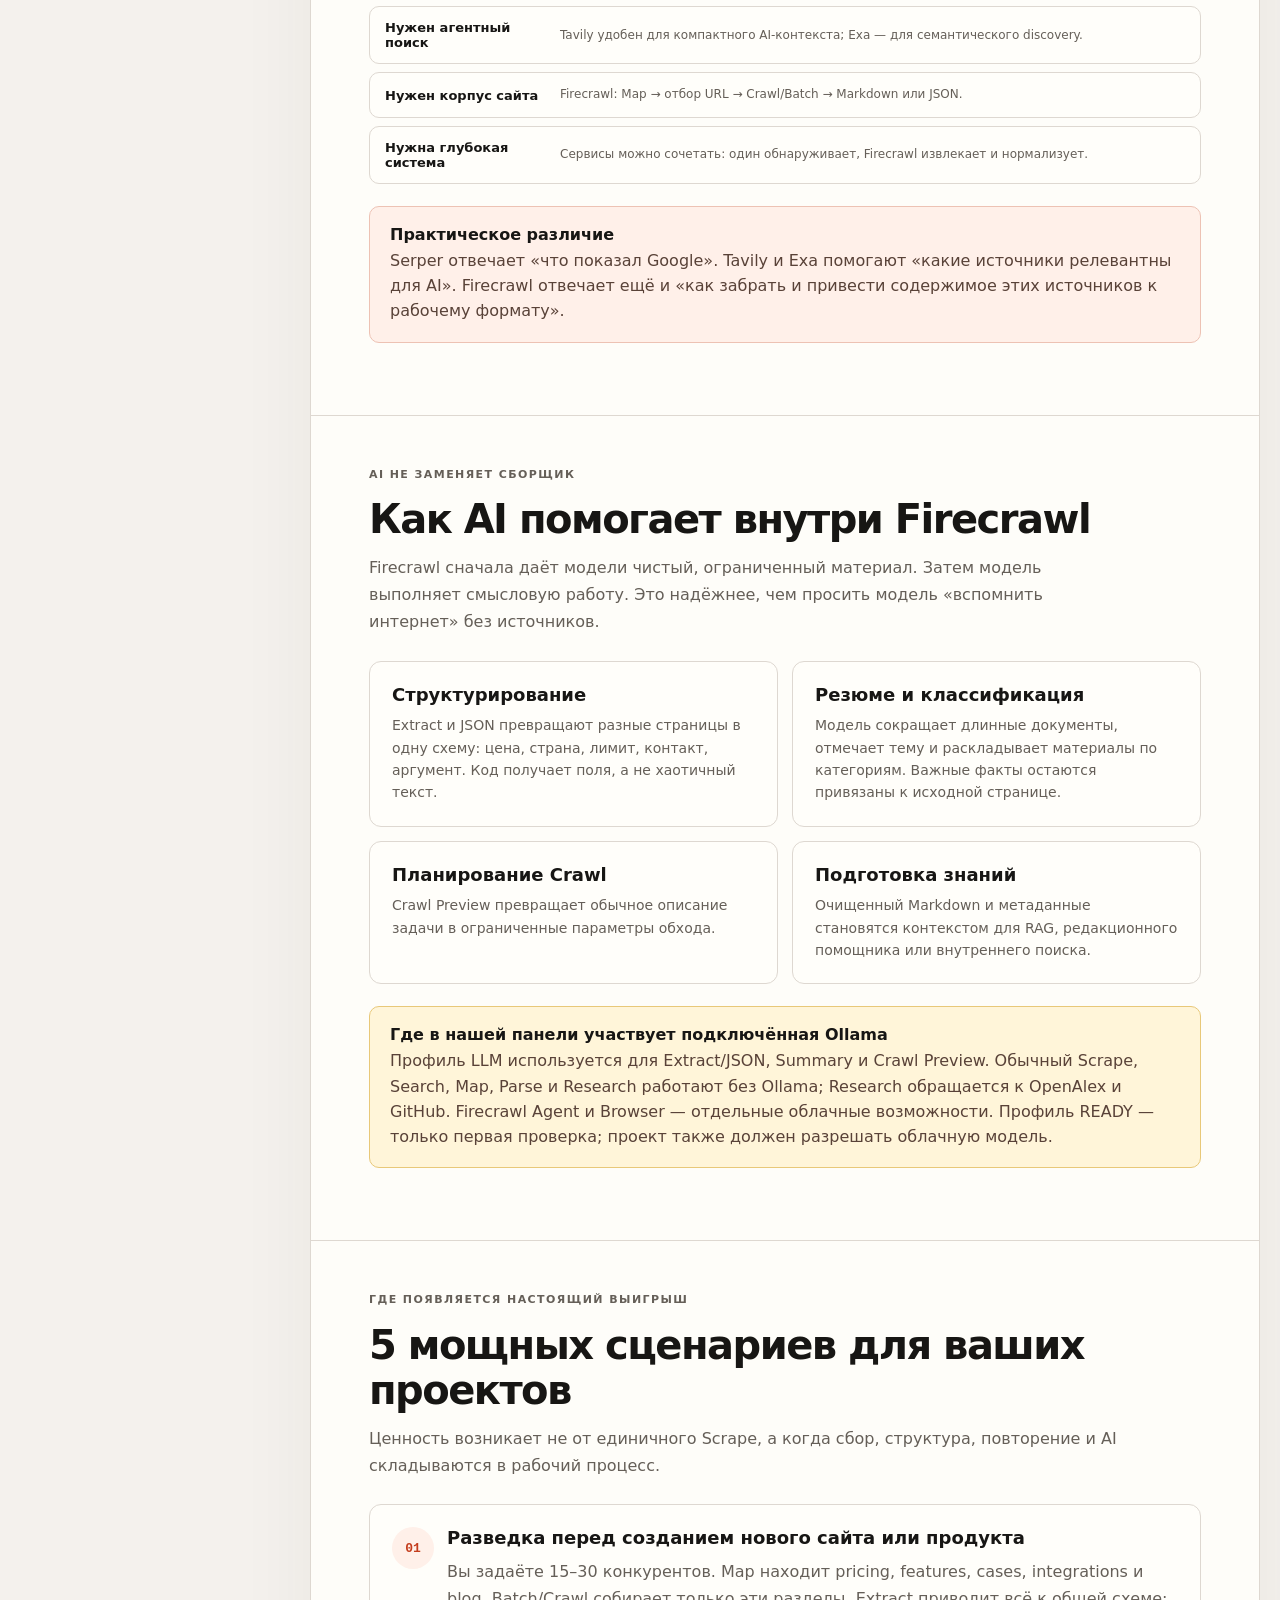
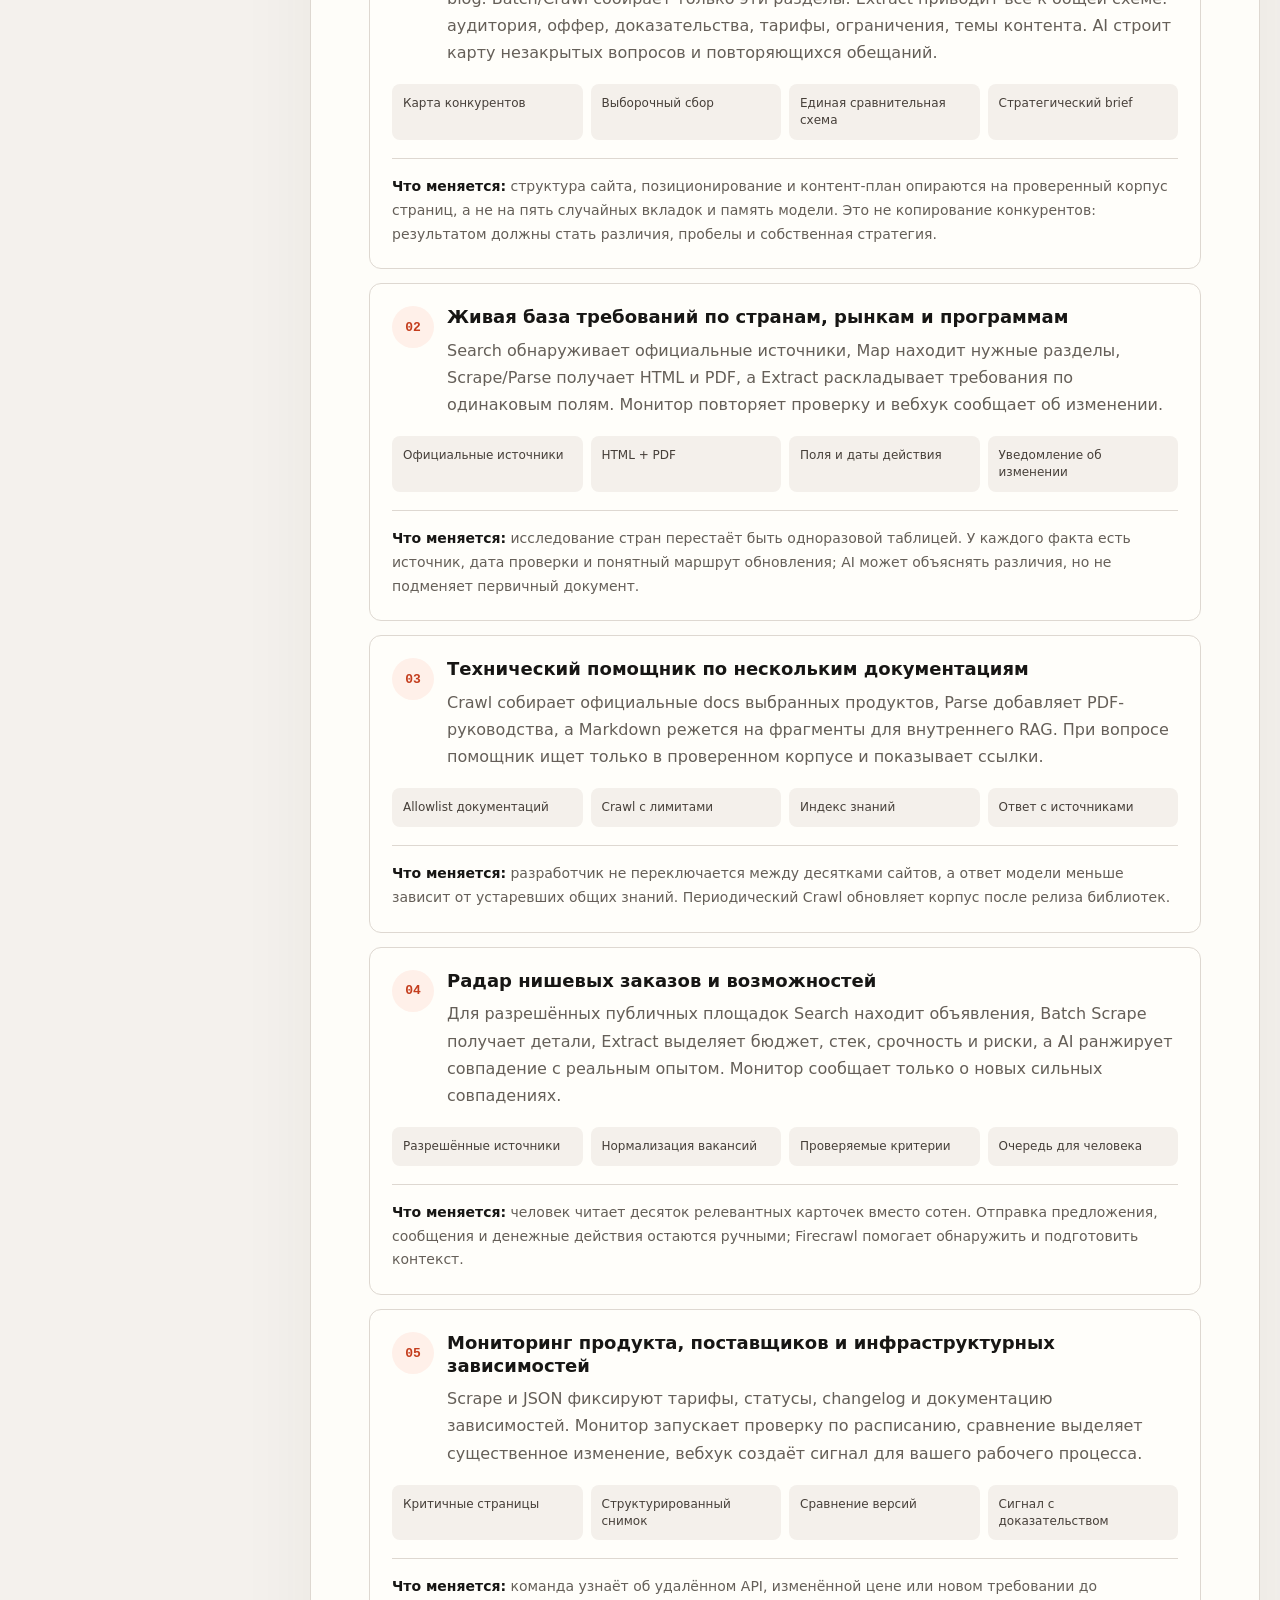
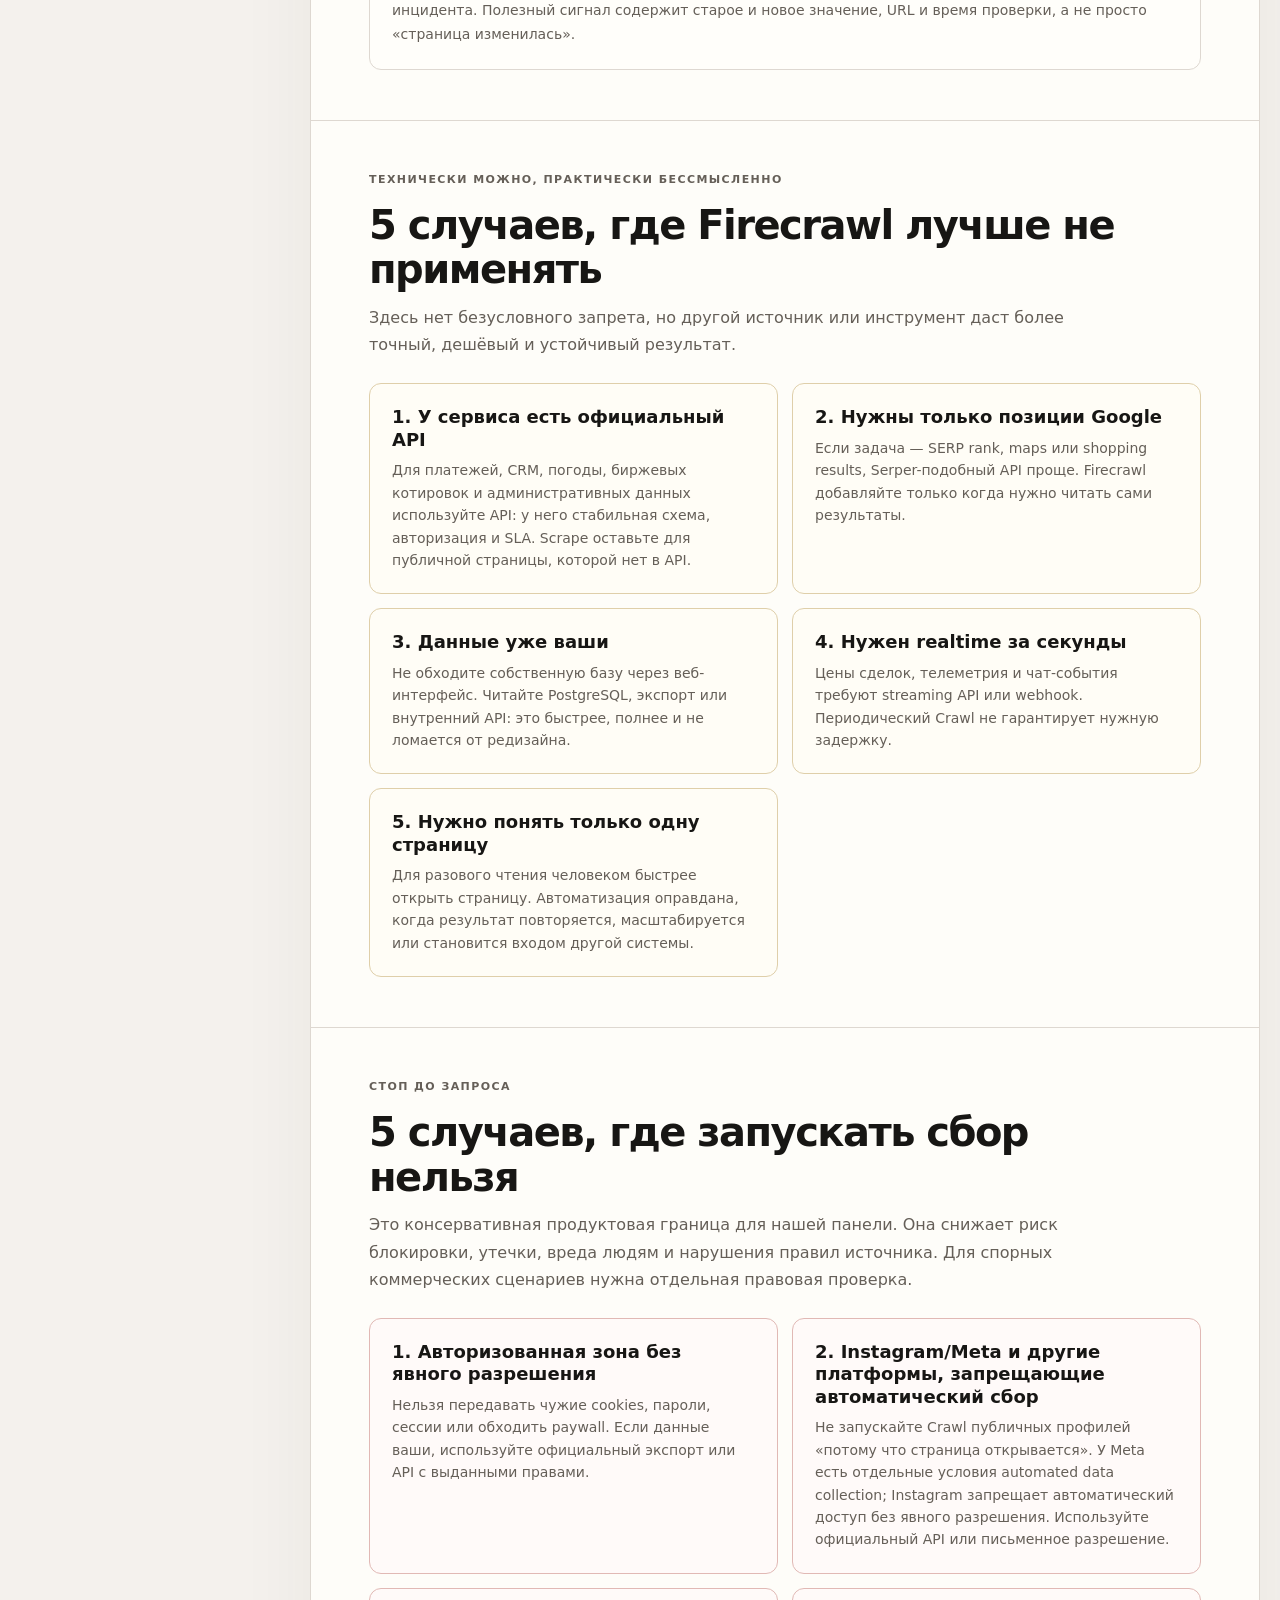
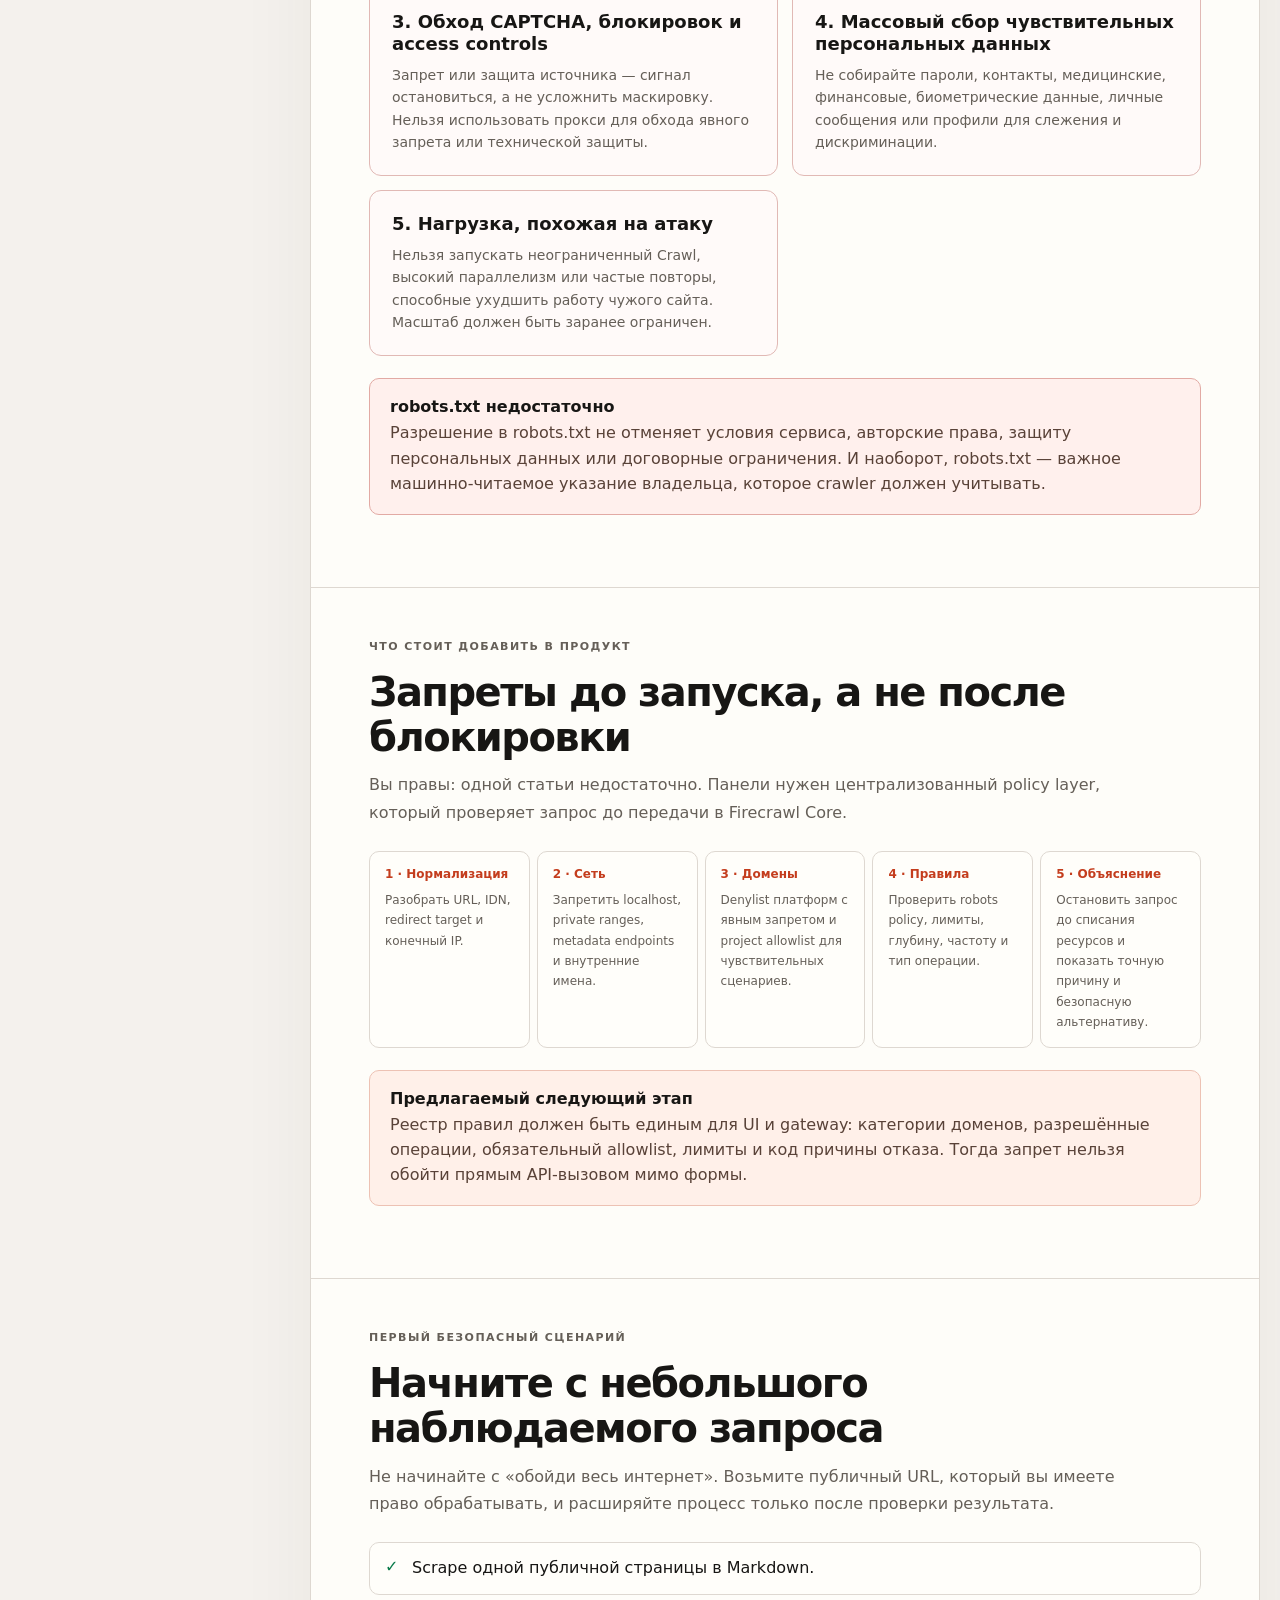
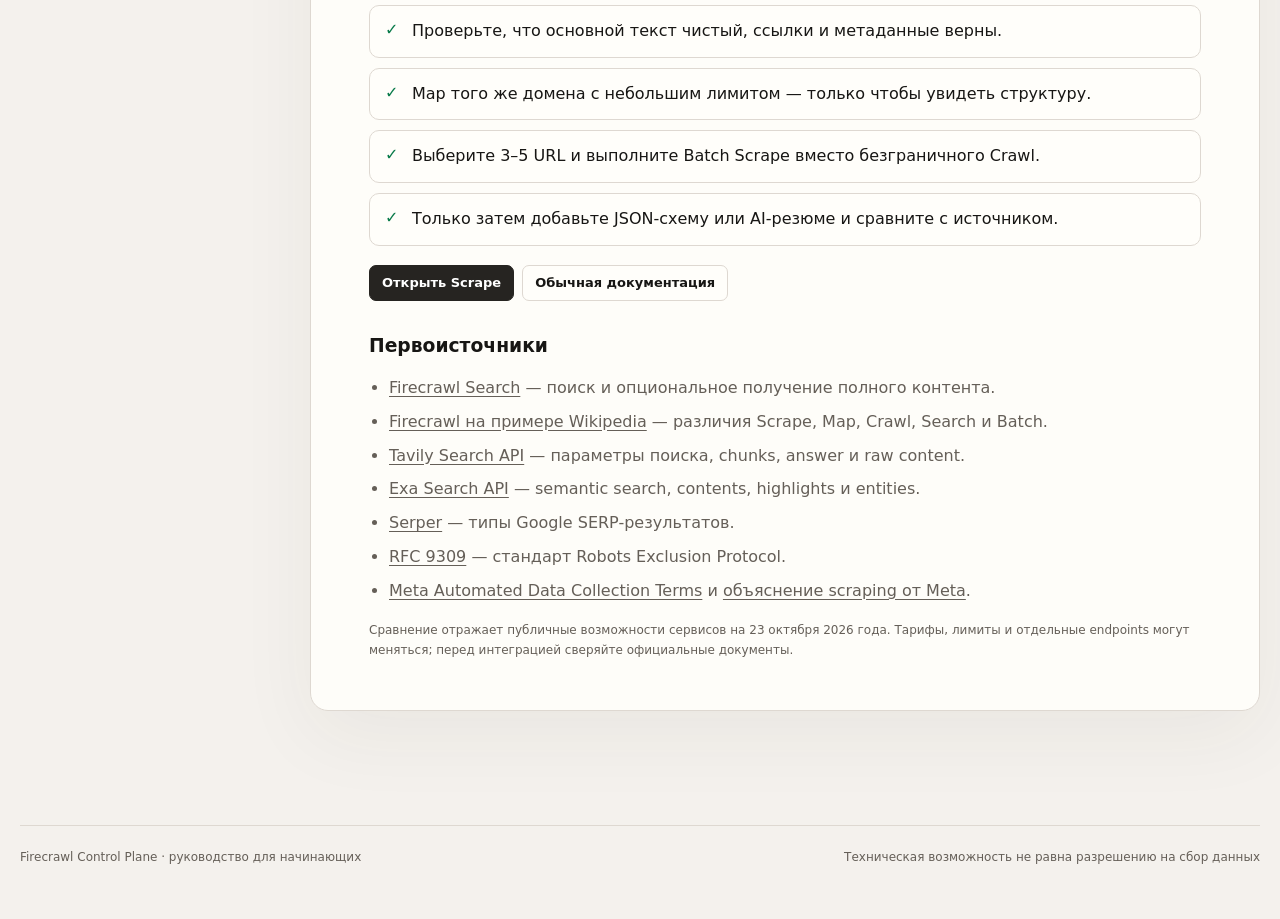
<file: ru/beginners/index.html>
<!doctype html>
<html lang="ru">
  <head>
    <meta charset="UTF-8" />
    <meta name="viewport" content="width=device-width, initial-scale=1.0" />
    <meta name="description" content="Firecrawl для начинающих: функции, сравнение с Tavily, Serper и Exa, роль AI, реальные сценарии и запреты." />
    <title>Firecrawl для начинающих · Firecrawl Control Plane</title>
    <link rel="icon" href="../../favicon.svg" type="image/svg+xml" />
    <link rel="stylesheet" href="../../styles.css" />
    <script src="../../docs.js" defer></script>
  </head>
  <body>
    <header class="site-header">
      <div class="shell">
        <a class="brand" href="../" aria-label="Документация Firecrawl Control Plane">
          <span class="brand-mark" aria-hidden="true"><svg viewBox="0 0 24 24" fill="none"><path d="M12 4.5 19.5 12 12 19.5 4.5 12 12 4.5Z" fill="currentColor" /></svg></span>
          <span class="brand-copy"><strong>Firecrawl</strong><span>Control Plane</span></span>
        </a>
        <div class="header-actions">
          <nav class="mode-switch" aria-label="Режим документации">
            <a class="mode-link" href="../">Для пользователей</a>
            <a class="mode-link" aria-current="page" href="./">Для начинающих</a>
          </nav>
          <a class="language-link" href="../../en/beginners/" lang="en">English</a>
        </div>
        <button class="menu-toggle" type="button" data-menu-toggle aria-expanded="false" aria-controls="mobile-navigation">
          <span class="menu-toggle-label">Меню</span>
          <svg viewBox="0 0 24 24" fill="none" stroke="currentColor" stroke-width="1.8" stroke-linecap="round" aria-hidden="true">
            <path class="menu-icon-open" d="M4 7h16M4 12h16M4 17h16" />
            <path class="menu-icon-close" d="m6 6 12 12M18 6 6 18" />
          </svg>
        </button>
      </div>
    </header>

    <div class="menu-backdrop" data-menu-backdrop aria-hidden="true"></div>
    <nav class="mobile-navigation" id="mobile-navigation" data-mobile-menu aria-label="Мобильная навигация" aria-hidden="true" inert>
      <div class="mobile-nav-head"><p class="mobile-nav-title">Навигация</p><span>Для начинающих</span></div>
      <div class="mobile-nav-section">
        <p class="mobile-nav-label">Режим чтения</p>
        <div class="mobile-mode-switch">
          <a class="mobile-mode-link" href="../">Для пользователей</a>
          <a class="mobile-mode-link" aria-current="page" href="./">Для начинающих</a>
        </div>
      </div>
      <div class="mobile-nav-section">
        <p class="mobile-nav-label">Язык</p>
        <a class="mobile-language-link" href="../../en/beginners/" lang="en"><span>Language</span>English</a>
      </div>
      <div class="mobile-nav-section">
        <p class="mobile-nav-label">На этой странице</p>
        <ul class="mobile-nav-list">
          <li><a class="mobile-nav-link is-active" href="#idea">Что такое Firecrawl</a></li>
          <li><a class="mobile-nav-link" href="#functions">Функции и примеры</a></li>
          <li><a class="mobile-nav-link" href="#comparison">Tavily, Serper и Exa</a></li>
          <li><a class="mobile-nav-link" href="#ai">Как помогает AI</a></li>
          <li><a class="mobile-nav-link" href="#power-cases">5 мощных сценариев</a></li>
          <li><a class="mobile-nav-link" href="#poor-fit">Когда лучше не применять</a></li>
          <li><a class="mobile-nav-link" href="#prohibited">Когда нельзя применять</a></li>
          <li><a class="mobile-nav-link" href="#guardrails">Какие нужны запреты</a></li>
          <li><a class="mobile-nav-link" href="#start">С чего начать</a></li>
        </ul>
      </div>
      <div class="mobile-nav-section">
        <p class="mobile-nav-label">Полезные ссылки</p>
        <ul class="mobile-nav-list"><li><a class="mobile-nav-link" href="https://firecrawl.tapurl.net/">Открыть панель</a></li></ul>
      </div>
    </nav>

    <div class="shell">
      <div class="docs-layout">
        <aside class="docs-sidebar" id="beginner-toc" data-toc>
          <p class="toc-kicker">Для начинающих</p>
          <nav aria-label="Оглавление страницы">
            <ul class="toc-list">
              <li><a class="toc-link is-active" href="#idea">Что такое Firecrawl</a></li>
              <li><a class="toc-link" href="#functions">Функции и примеры</a></li>
              <li><a class="toc-link" href="#comparison">Tavily, Serper и Exa</a></li>
              <li><a class="toc-link" href="#ai">Как помогает AI</a></li>
              <li><a class="toc-link" href="#power-cases">5 мощных сценариев</a></li>
              <li><a class="toc-link" href="#poor-fit">Когда лучше не применять</a></li>
              <li><a class="toc-link" href="#prohibited">Когда нельзя применять</a></li>
              <li><a class="toc-link" href="#guardrails">Какие нужны запреты</a></li>
              <li><a class="toc-link" href="#start">С чего начать</a></li>
            </ul>
          </nav>
          <p class="toc-kicker">Другой режим</p>
          <nav aria-label="Дополнительные ссылки"><ul class="toc-list"><li><a class="toc-link" href="../">Обычная документация</a></li><li><a class="toc-link" href="https://firecrawl.tapurl.net/">Открыть панель</a></li></ul></nav>
        </aside>

        <main class="docs-main">
          <section class="docs-hero" id="idea">
            <div>
              <p class="eyebrow">Без предположения, что вы уже всё знаете</p>
              <h1>Firecrawl — это конвейер превращения веба в данные.</h1>
              <p class="hero-copy">Обычный поиск показывает ссылки. Firecrawl умеет найти источники, открыть их, убрать меню и рекламу, пройти по связанным страницам и вернуть результат в форме, которую понимает программа или AI.</p>
              <div class="hero-actions"><a class="button primary" href="#functions">Разобрать функции</a><a class="button" href="../">Перейти в обычные доки</a></div>
            </div>
            <aside class="hero-note"><strong>Не «ещё один Google»</strong><p>Firecrawl полезен после обнаружения URL: он добывает сам материал и приводит разные сайты к одному формату. Search объединяет обнаружение и извлечение, но вся платформа шире поисковой выдачи.</p></aside>
          </section>

          <section class="docs-section wide">
            <figure class="pipeline-figure">
              <img src="../../assets/firecrawl-knowledge-pipeline.png" alt="Сайты и документы проходят через Firecrawl и превращаются в таблицы, графики, базу знаний и материал для AI" width="1792" height="1024" />
              <figcaption>Слева — разрозненные сайты и файлы. В центре — сбор и очистка. Справа — сопоставимые данные, аналитика, база знаний и контекст для AI.</figcaption>
            </figure>
            <div class="mental-model" aria-label="Простая модель работы Firecrawl">
              <div class="mental-step"><span>01</span><strong>Найти</strong><p>Search или Map обнаруживает подходящие адреса.</p></div>
              <div class="mental-step"><span>02</span><strong>Получить</strong><p>Scrape, Batch или Crawl загружает содержание.</p></div>
              <div class="mental-step"><span>03</span><strong>Привести к форме</strong><p>Markdown очищает текст, JSON раскладывает факты по полям.</p></div>
              <div class="mental-step"><span>04</span><strong>Использовать</strong><p>Сравнивать, мониторить, искать изменения или давать AI.</p></div>
            </div>
          </section>

          <section class="docs-section wide" id="functions">
            <div class="section-heading"><p class="eyebrow">Функции на человеческом языке</p><h2>Что делает каждый инструмент</h2><p>Сначала выберите масштаб задачи. Ниже у каждой функции — три случая, когда она действительно уместна.</p></div>
            <div class="function-list">
              <article class="function-card"><div class="function-name"><small>1 URL</small><h3>Scrape</h3><p>Прочитать одну страницу</p></div><div class="function-body"><p>Вы даёте точный URL и получаете очищенный Markdown, HTML, ссылки, снимок экрана или JSON. Это базовая операция.</p><ul class="example-list"><li>Снять характеристики и цену с одной страницы продукта.</li><li>Передать AI чистый текст конкретной статьи без меню и баннеров.</li><li>Проверить, изменились ли условия тарифа на известной странице.</li></ul></div></article>
              <article class="function-card"><div class="function-name"><small>СПИСОК URL</small><h3>Batch Scrape</h3><p>Прочитать несколько известных страниц</p></div><div class="function-body"><p>Работает как очередь Scrape для готового списка адресов. Удобно, когда страницы независимы и не нужно идти по ссылкам.</p><ul class="example-list"><li>Сравнить 30 страниц тарифов выбранных конкурентов.</li><li>Загрузить описания 100 заранее отобранных вакансий.</li><li>Обновить карточки конкретного списка поставщиков.</li></ul></div></article>
              <article class="function-card"><div class="function-name"><small>САЙТ / РАЗДЕЛ</small><h3>Crawl</h3><p>Пройти по связанным страницам</p></div><div class="function-body"><p>Начинает с одной страницы, следует по ссылкам и собирает ограниченный участок сайта. Это способ получить корпус материалов, а не одну запись.</p><ul class="example-list"><li>Собрать документацию продукта для внутреннего помощника.</li><li>Проанализировать раздел блога конкурента за последний год.</li><li>Создать локальный архив справочного центра перед миграцией.</li></ul></div></article>
              <article class="function-card"><div class="function-name"><small>ТОЛЬКО СТРУКТУРА</small><h3>Map</h3><p>Увидеть список страниц</p></div><div class="function-body"><p>Находит URL сайта без загрузки полного текста каждого документа. Помогает оценить размер и выбрать нужную часть.</p><ul class="example-list"><li>Найти все страницы документации с `/guides/` в адресе.</li><li>Понять, какие категории и посадочные страницы есть у конкурента.</li><li>Сформировать точный список для следующего Batch Scrape.</li></ul></div></article>
              <article class="function-card"><div class="function-name"><small>НЕИЗВЕСТНЫЕ URL</small><h3>Search</h3><p>Найти источники и сразу получить контент</p></div><div class="function-body"><p>Возвращает поисковые результаты, а при заданных scrape options — ещё и полный очищенный материал каждой страницы. Это главное отличие от чистого SERP API.</p><ul class="example-list"><li>Найти свежие сравнения нескольких SaaS-продуктов и сразу прочитать их.</li><li>Собрать источники для статьи вместе с релевантными фрагментами.</li><li>Найти официальные страницы по узкой технической ошибке и передать AI их содержание.</li></ul></div></article>
              <article class="function-card"><div class="function-name"><small>ЗАДАННЫЕ ПОЛЯ</small><h3>Extract / JSON</h3><p>Получить одинаковую схему из разных страниц</p></div><div class="function-body"><p>AI раскладывает содержание по вашей схеме: например, название, цена, страна, условия, контакты. Это сокращает ручной парсинг, но результат нужно валидировать.</p><ul class="example-list"><li>Получить таблицу тариф, лимит, пробный период из разных pricing pages.</li><li>Выделить автора, дату, тезисы и источники из публикаций.</li><li>Собрать из сайтов стран требования к визе по одной структуре.</li></ul></div></article>
              <article class="function-card"><div class="function-name"><small>PDF / DOCX / XLSX</small><h3>Parse</h3><p>Прочитать документ</p></div><div class="function-body"><p>Извлекает содержание из файлов, когда источник не является обычной HTML-страницей.</p><ul class="example-list"><li>Разобрать публичный PDF-отчёт и подготовить текст для анализа.</li><li>Вытащить разделы из технического руководства поставщика.</li><li>Привести несколько документов тендера к единому поисковому корпусу.</li></ul></div></article>
              <article class="function-card"><div class="function-name"><small>ДЕЙСТВИЯ В БРАУЗЕРЕ</small><h3>Browser / Interact</h3><p>Открыть динамический интерфейс</p></div><div class="function-body"><p>Используется, когда содержание появляется только после действий: нажатия, ожидания или прокрутки. Это облачная возможность Firecrawl и в стандартный self-hosted stack не входит.</p><ul class="example-list"><li>Раскрыть публичную таблицу, которая загружается по кнопке.</li><li>Снять состояние вашей собственной тестовой формы после сценария.</li><li>Получить публичный экран приложения после разрешённой навигации.</li></ul></div></article>
              <article class="function-card"><div class="function-name"><small>МНОГОШАГОВАЯ ЦЕЛЬ</small><h3>Agent</h3><p>Спланировать исследование</p></div><div class="function-body"><p>AI сам выбирает последовательность веб-шагов в заданных пределах. Firecrawl Agent и его модели Spark относятся к Firecrawl Cloud; подключённая Ollama их не заменяет.</p><ul class="example-list"><li>Сравнить варианты решения проблемы и подготовить отчёт со ссылками.</li><li>Найти подтверждения тезиса в нескольких независимых источниках.</li><li>Собрать обзор рынка с явно заданными критериями и бюджетом запросов.</li></ul></div></article>
            </div>
          </section>

          <section class="docs-section wide" id="comparison">
            <div class="section-heading"><p class="eyebrow">Не одинаковые конкуренты</p><h2>Firecrawl, Tavily, Serper и Exa</h2><p>Выбор зависит от того, нужен ли вам список результатов, смысловой поиск, готовый ответ или полный контролируемый конвейер извлечения.</p></div>
            <div class="table-wrap"><table><thead><tr><th>Сервис</th><th>Сильная сторона</th><th>Когда выбрать</th><th>Ограничение относительно задачи</th></tr></thead><tbody>
              <tr><td><strong>Firecrawl</strong>Search + web extraction</td><td>Поиск, полный контент, Scrape, Crawl, Map, JSON и browser-процессы в одном API.</td><td>Вы строите собственный корпус данных, мониторинг или RAG и хотите единый формат после обнаружения.</td><td>Для одного лишь дешёвого списка позиций Google это избыточный конвейер.</td></tr>
              <tr><td><strong>Tavily</strong>AI-oriented search</td><td>Поиск для агентов: релевантные chunks, фильтры, даты, домены, опциональный ответ и raw content.</td><td>Агенту нужен быстрый исследовательский поиск и короткий контекст без управления полноценным crawler.</td><td>Если нужно системно обойти раздел сайта и контролировать каждую страницу, Firecrawl ближе к задаче.</td></tr>
              <tr><td><strong>Serper</strong>Google SERP API</td><td>Быстрая выдача Google: organic, news, images, maps, places, shopping, scholar и другое.</td><td>Нужны позиции, локальная выдача, сниппеты или типы Google-результатов.</td><td>SERP-ответ ещё не является очищенным полным содержимым найденных сайтов.</td></tr>
              <tr><td><strong>Exa</strong>Semantic discovery</td><td>Семантический поиск, highlights, contents, entities и research/agent endpoints.</td><td>Нужно находить концептуально похожие документы, компании, исследования или страницы не по точному ключу.</td><td>Site-wide обход и точная воспроизводимая обработка собственных URL могут потребовать отдельного crawler.</td></tr>
            </tbody></table></div>
            <div class="decision-track" aria-label="Быстрый выбор сервиса">
              <div class="decision-row"><strong>Нужна выдача Google</strong><span>Начните с Serper; Firecrawl подключайте, если затем нужны полные страницы.</span></div>
              <div class="decision-row"><strong>Нужен агентный поиск</strong><span>Tavily удобен для компактного AI-контекста; Exa — для семантического discovery.</span></div>
              <div class="decision-row"><strong>Нужен корпус сайта</strong><span>Firecrawl: Map → отбор URL → Crawl/Batch → Markdown или JSON.</span></div>
              <div class="decision-row"><strong>Нужна глубокая система</strong><span>Сервисы можно сочетать: один обнаруживает, Firecrawl извлекает и нормализует.</span></div>
            </div>
            <div class="callout"><strong>Практическое различие</strong><p>Serper отвечает «что показал Google». Tavily и Exa помогают «какие источники релевантны для AI». Firecrawl отвечает ещё и «как забрать и привести содержимое этих источников к рабочему формату».</p></div>
          </section>

          <section class="docs-section wide" id="ai">
            <div class="section-heading"><p class="eyebrow">AI не заменяет сборщик</p><h2>Как AI помогает внутри Firecrawl</h2><p>Firecrawl сначала даёт модели чистый, ограниченный материал. Затем модель выполняет смысловую работу. Это надёжнее, чем просить модель «вспомнить интернет» без источников.</p></div>
            <div class="ai-grid">
              <article class="info-card"><h3>Структурирование</h3><p>Extract и JSON превращают разные страницы в одну схему: цена, страна, лимит, контакт, аргумент. Код получает поля, а не хаотичный текст.</p></article>
              <article class="info-card"><h3>Резюме и классификация</h3><p>Модель сокращает длинные документы, отмечает тему и раскладывает материалы по категориям. Важные факты остаются привязаны к исходной странице.</p></article>
              <article class="info-card"><h3>Планирование Crawl</h3><p>Crawl Preview превращает обычное описание задачи в ограниченные параметры обхода.</p></article>
              <article class="info-card"><h3>Подготовка знаний</h3><p>Очищенный Markdown и метаданные становятся контекстом для RAG, редакционного помощника или внутреннего поиска.</p></article>
            </div>
            <div class="callout warning"><strong>Где в нашей панели участвует подключённая Ollama</strong><p>Профиль LLM используется для Extract/JSON, Summary и Crawl Preview. Обычный Scrape, Search, Map, Parse и Research работают без Ollama; Research обращается к OpenAlex и GitHub. Firecrawl Agent и Browser — отдельные облачные возможности. Профиль READY — только первая проверка; проект также должен разрешать облачную модель.</p></div>
          </section>

          <section class="docs-section wide" id="power-cases">
            <div class="section-heading"><p class="eyebrow">Где появляется настоящий выигрыш</p><h2>5 мощных сценариев для ваших проектов</h2><p>Ценность возникает не от единичного Scrape, а когда сбор, структура, повторение и AI складываются в рабочий процесс.</p></div>
            <div class="case-grid">
              <article class="case-study"><header><span class="case-number">01</span><div><h3>Разведка перед созданием нового сайта или продукта</h3><p>Вы задаёте 15–30 конкурентов. Map находит pricing, features, cases, integrations и blog. Batch/Crawl собирает только эти разделы. Extract приводит всё к общей схеме: аудитория, оффер, доказательства, тарифы, ограничения, темы контента. AI строит карту незакрытых вопросов и повторяющихся обещаний.</p></div></header><div class="case-flow"><span>Карта конкурентов</span><span>Выборочный сбор</span><span>Единая сравнительная схема</span><span>Стратегический brief</span></div><p class="case-result"><strong>Что меняется:</strong> структура сайта, позиционирование и контент-план опираются на проверенный корпус страниц, а не на пять случайных вкладок и память модели. Это не копирование конкурентов: результатом должны стать различия, пробелы и собственная стратегия.</p></article>
              <article class="case-study"><header><span class="case-number">02</span><div><h3>Живая база требований по странам, рынкам и программам</h3><p>Search обнаруживает официальные источники, Map находит нужные разделы, Scrape/Parse получает HTML и PDF, а Extract раскладывает требования по одинаковым полям. Монитор повторяет проверку и вебхук сообщает об изменении.</p></div></header><div class="case-flow"><span>Официальные источники</span><span>HTML + PDF</span><span>Поля и даты действия</span><span>Уведомление об изменении</span></div><p class="case-result"><strong>Что меняется:</strong> исследование стран перестаёт быть одноразовой таблицей. У каждого факта есть источник, дата проверки и понятный маршрут обновления; AI может объяснять различия, но не подменяет первичный документ.</p></article>
              <article class="case-study"><header><span class="case-number">03</span><div><h3>Технический помощник по нескольким документациям</h3><p>Crawl собирает официальные docs выбранных продуктов, Parse добавляет PDF-руководства, а Markdown режется на фрагменты для внутреннего RAG. При вопросе помощник ищет только в проверенном корпусе и показывает ссылки.</p></div></header><div class="case-flow"><span>Allowlist документаций</span><span>Crawl с лимитами</span><span>Индекс знаний</span><span>Ответ с источниками</span></div><p class="case-result"><strong>Что меняется:</strong> разработчик не переключается между десятками сайтов, а ответ модели меньше зависит от устаревших общих знаний. Периодический Crawl обновляет корпус после релиза библиотек.</p></article>
              <article class="case-study"><header><span class="case-number">04</span><div><h3>Радар нишевых заказов и возможностей</h3><p>Для разрешённых публичных площадок Search находит объявления, Batch Scrape получает детали, Extract выделяет бюджет, стек, срочность и риски, а AI ранжирует совпадение с реальным опытом. Монитор сообщает только о новых сильных совпадениях.</p></div></header><div class="case-flow"><span>Разрешённые источники</span><span>Нормализация вакансий</span><span>Проверяемые критерии</span><span>Очередь для человека</span></div><p class="case-result"><strong>Что меняется:</strong> человек читает десяток релевантных карточек вместо сотен. Отправка предложения, сообщения и денежные действия остаются ручными; Firecrawl помогает обнаружить и подготовить контекст.</p></article>
              <article class="case-study"><header><span class="case-number">05</span><div><h3>Мониторинг продукта, поставщиков и инфраструктурных зависимостей</h3><p>Scrape и JSON фиксируют тарифы, статусы, changelog и документацию зависимостей. Монитор запускает проверку по расписанию, сравнение выделяет существенное изменение, вебхук создаёт сигнал для вашего рабочего процесса.</p></div></header><div class="case-flow"><span>Критичные страницы</span><span>Структурированный снимок</span><span>Сравнение версий</span><span>Сигнал с доказательством</span></div><p class="case-result"><strong>Что меняется:</strong> команда узнаёт об удалённом API, изменённой цене или новом требовании до инцидента. Полезный сигнал содержит старое и новое значение, URL и время проверки, а не просто «страница изменилась».</p></article>
            </div>
          </section>

          <section class="docs-section wide" id="poor-fit">
            <div class="section-heading"><p class="eyebrow">Технически можно, практически бессмысленно</p><h2>5 случаев, где Firecrawl лучше не применять</h2><p>Здесь нет безусловного запрета, но другой источник или инструмент даст более точный, дешёвый и устойчивый результат.</p></div>
            <div class="boundary-grid">
              <article class="boundary-card avoid"><h3>1. У сервиса есть официальный API</h3><p>Для платежей, CRM, погоды, биржевых котировок и административных данных используйте API: у него стабильная схема, авторизация и SLA. Scrape оставьте для публичной страницы, которой нет в API.</p></article>
              <article class="boundary-card avoid"><h3>2. Нужны только позиции Google</h3><p>Если задача — SERP rank, maps или shopping results, Serper-подобный API проще. Firecrawl добавляйте только когда нужно читать сами результаты.</p></article>
              <article class="boundary-card avoid"><h3>3. Данные уже ваши</h3><p>Не обходите собственную базу через веб-интерфейс. Читайте PostgreSQL, экспорт или внутренний API: это быстрее, полнее и не ломается от редизайна.</p></article>
              <article class="boundary-card avoid"><h3>4. Нужен realtime за секунды</h3><p>Цены сделок, телеметрия и чат-события требуют streaming API или webhook. Периодический Crawl не гарантирует нужную задержку.</p></article>
              <article class="boundary-card avoid"><h3>5. Нужно понять только одну страницу</h3><p>Для разового чтения человеком быстрее открыть страницу. Автоматизация оправдана, когда результат повторяется, масштабируется или становится входом другой системы.</p></article>
            </div>
          </section>

          <section class="docs-section wide" id="prohibited">
            <div class="section-heading"><p class="eyebrow">Стоп до запроса</p><h2>5 случаев, где запускать сбор нельзя</h2><p>Это консервативная продуктовая граница для нашей панели. Она снижает риск блокировки, утечки, вреда людям и нарушения правил источника. Для спорных коммерческих сценариев нужна отдельная правовая проверка.</p></div>
            <div class="boundary-grid">
              <article class="boundary-card stop"><h3>1. Авторизованная зона без явного разрешения</h3><p>Нельзя передавать чужие cookies, пароли, сессии или обходить paywall. Если данные ваши, используйте официальный экспорт или API с выданными правами.</p></article>
              <article class="boundary-card stop"><h3>2. Instagram/Meta и другие платформы, запрещающие автоматический сбор</h3><p>Не запускайте Crawl публичных профилей «потому что страница открывается». У Meta есть отдельные условия automated data collection; Instagram запрещает автоматический доступ без явного разрешения. Используйте официальный API или письменное разрешение.</p></article>
              <article class="boundary-card stop"><h3>3. Обход CAPTCHA, блокировок и access controls</h3><p>Запрет или защита источника — сигнал остановиться, а не усложнить маскировку. Нельзя использовать прокси для обхода явного запрета или технической защиты.</p></article>
              <article class="boundary-card stop"><h3>4. Массовый сбор чувствительных персональных данных</h3><p>Не собирайте пароли, контакты, медицинские, финансовые, биометрические данные, личные сообщения или профили для слежения и дискриминации.</p></article>
              <article class="boundary-card stop"><h3>5. Нагрузка, похожая на атаку</h3><p>Нельзя запускать неограниченный Crawl, высокий параллелизм или частые повторы, способные ухудшить работу чужого сайта. Масштаб должен быть заранее ограничен.</p></article>
            </div>
            <div class="callout danger"><strong>robots.txt недостаточно</strong><p>Разрешение в robots.txt не отменяет условия сервиса, авторские права, защиту персональных данных или договорные ограничения. И наоборот, robots.txt — важное машинно-читаемое указание владельца, которое crawler должен учитывать.</p></div>
          </section>

          <section class="docs-section wide" id="guardrails">
            <div class="section-heading"><p class="eyebrow">Что стоит добавить в продукт</p><h2>Запреты до запуска, а не после блокировки</h2><p>Вы правы: одной статьи недостаточно. Панели нужен централизованный policy layer, который проверяет запрос до передачи в Firecrawl Core.</p></div>
            <div class="policy-flow">
              <div class="policy-step"><b>1 · Нормализация</b><span>Разобрать URL, IDN, redirect target и конечный IP.</span></div>
              <div class="policy-step"><b>2 · Сеть</b><span>Запретить localhost, private ranges, metadata endpoints и внутренние имена.</span></div>
              <div class="policy-step"><b>3 · Домены</b><span>Denylist платформ с явным запретом и project allowlist для чувствительных сценариев.</span></div>
              <div class="policy-step"><b>4 · Правила</b><span>Проверить robots policy, лимиты, глубину, частоту и тип операции.</span></div>
              <div class="policy-step"><b>5 · Объяснение</b><span>Остановить запрос до списания ресурсов и показать точную причину и безопасную альтернативу.</span></div>
            </div>
            <div class="callout"><strong>Предлагаемый следующий этап</strong><p>Реестр правил должен быть единым для UI и gateway: категории доменов, разрешённые операции, обязательный allowlist, лимиты и код причины отказа. Тогда запрет нельзя обойти прямым API-вызовом мимо формы.</p></div>
          </section>

          <section class="docs-section wide" id="start">
            <div class="section-heading"><p class="eyebrow">Первый безопасный сценарий</p><h2>Начните с небольшого наблюдаемого запроса</h2><p>Не начинайте с «обойди весь интернет». Возьмите публичный URL, который вы имеете право обрабатывать, и расширяйте процесс только после проверки результата.</p></div>
            <ul class="check-list">
              <li>Scrape одной публичной страницы в Markdown.</li>
              <li>Проверьте, что основной текст чистый, ссылки и метаданные верны.</li>
              <li>Map того же домена с небольшим лимитом — только чтобы увидеть структуру.</li>
              <li>Выберите 3–5 URL и выполните Batch Scrape вместо безграничного Crawl.</li>
              <li>Только затем добавьте JSON-схему или AI-резюме и сравните с источником.</li>
            </ul>
            <div class="card-actions"><a class="button primary" href="https://firecrawl.tapurl.net/scrape">Открыть Scrape</a><a class="button" href="../">Обычная документация</a></div>

            <h3 style="margin-top: 34px">Первоисточники</h3>
            <ul class="source-list">
              <li><a href="https://docs.firecrawl.dev/features/search">Firecrawl Search</a> — поиск и опциональное получение полного контента.</li>
              <li><a href="https://docs.firecrawl.dev/developer-guides/common-sites/wikipedia">Firecrawl на примере Wikipedia</a> — различия Scrape, Map, Crawl, Search и Batch.</li>
              <li><a href="https://docs.tavily.com/documentation/api-reference/endpoint/search">Tavily Search API</a> — параметры поиска, chunks, answer и raw content.</li>
              <li><a href="https://exa.ai/docs/reference/search">Exa Search API</a> — semantic search, contents, highlights и entities.</li>
              <li><a href="https://serper.dev/">Serper</a> — типы Google SERP-результатов.</li>
              <li><a href="https://www.rfc-editor.org/rfc/rfc9309.html">RFC 9309</a> — стандарт Robots Exclusion Protocol.</li>
              <li><a href="https://www.facebook.com/legal/automated_data_collection_terms">Meta Automated Data Collection Terms</a> и <a href="https://www.facebook.com/help/463983701520800">объяснение scraping от Meta</a>.</li>
            </ul>
            <p class="source-note">Сравнение отражает публичные возможности сервисов на 23 октября 2026 года. Тарифы, лимиты и отдельные endpoints могут меняться; перед интеграцией сверяйте официальные документы.</p>
          </section>
        </main>
      </div>
    </div>
    <footer class="site-footer"><div class="shell"><p class="footer-note">Firecrawl Control Plane · руководство для начинающих</p><p class="footer-note">Техническая возможность не равна разрешению на сбор данных</p></div></footer>
  </body>
</html>
</file>
<file: styles.css>
:root {
  color-scheme: light;
  --ink: #171614;
  --muted: #655f58;
  --subtle: #726961;
  --line: #ded8d1;
  --line-strong: #c7bdb3;
  --panel: #fffefa;
  --canvas: #f4f1ed;
  --accent: #c43d1d;
  --accent-soft: #fff0e9;
  --success: #087a49;
  --success-soft: #e8f6ee;
  --warning-soft: #fff5d9;
  --danger: #a33226;
  --danger-soft: #fff0ed;
  --header-height: 64px;
  --sidebar: 248px;
  --content: 760px;
  font-family: Aptos, "Segoe UI Variable", "Segoe UI", ui-sans-serif, system-ui, sans-serif;
  font-synthesis: none;
}

* { box-sizing: border-box; }
html { scroll-behavior: smooth; scroll-padding-top: 88px; }
body { margin: 0; color: var(--ink); background: radial-gradient(circle at 92% 5%, rgba(242, 85, 44, 0.07), transparent 28rem), var(--canvas); }
body.menu-open { overflow: hidden; }
a { color: inherit; }
button, input, select, textarea { font: inherit; }
.shell { width: min(1240px, calc(100% - 32px)); margin: 0 auto; }

.site-header { position: sticky; top: 0; z-index: 60; border-bottom: 1px solid rgba(199, 189, 179, 0.78); background: rgba(244, 241, 237, 0.96); backdrop-filter: blur(16px); }
.site-header .shell { min-height: var(--header-height); display: flex; align-items: center; justify-content: space-between; gap: 20px; }
.brand { min-width: 0; display: inline-flex; align-items: center; gap: 11px; color: var(--ink); text-decoration: none; }
.brand-mark { flex: 0 0 auto; width: 34px; height: 34px; display: grid; place-items: center; border-radius: 10px; color: white; background: var(--accent); box-shadow: 0 8px 18px rgba(158, 47, 23, 0.2); }
.brand-mark svg { width: 18px; height: 18px; }
.brand-copy { min-width: 0; display: flex; align-items: baseline; gap: 5px; white-space: nowrap; }
.brand-copy strong { font-size: 15px; font-weight: 820; letter-spacing: -0.018em; }
.brand-copy span { color: var(--muted); font-size: 13px; font-weight: 650; }
.header-actions, .mode-switch, .hero-actions, .card-actions { display: flex; align-items: center; flex-wrap: wrap; gap: 8px; }
.mode-switch { padding: 3px; border: 1px solid var(--line); border-radius: 10px; background: rgba(255, 254, 250, 0.78); }
.mode-link, .language-link, .button { min-height: 36px; display: inline-flex; align-items: center; justify-content: center; gap: 8px; border: 1px solid transparent; border-radius: 7px; padding: 0 12px; color: var(--muted); font-size: 13px; font-weight: 720; text-decoration: none; background: transparent; }
.mode-link[aria-current="page"] { color: var(--ink); border-color: var(--line); background: var(--panel); box-shadow: 0 2px 10px rgba(42, 35, 29, 0.05); }
.language-link, .button { border-color: var(--line); color: var(--ink); background: var(--panel); }
.button.primary { color: white; border-color: #262421; background: #262421; }
.language-link:hover, .button:hover { border-color: #9f958b; }
.button.primary:hover { background: #403c37; }
.menu-toggle, .mobile-navigation, .menu-backdrop { display: none; }

.docs-layout { display: grid; grid-template-columns: var(--sidebar) minmax(0, 1fr); gap: 42px; align-items: start; padding-top: 34px; padding-bottom: 80px; }
.docs-sidebar { position: sticky; top: 94px; max-height: calc(100vh - 116px); overflow-y: auto; scrollbar-width: thin; scrollbar-color: rgba(101, 95, 88, 0.28) transparent; }
.docs-sidebar::-webkit-scrollbar { width: 4px; }
.docs-sidebar::-webkit-scrollbar-thumb { border-radius: 99px; background: rgba(101, 95, 88, 0.28); }
.toc-kicker { margin: 0 0 12px; color: var(--subtle); font-size: 11px; font-weight: 800; letter-spacing: 0.12em; text-transform: uppercase; }
.docs-sidebar > .toc-kicker:not(:first-child) { margin-top: 28px; }
.toc-list { display: grid; gap: 3px; margin: 0; padding: 0; list-style: none; }
.toc-link { position: relative; display: block; border-radius: 0 8px 8px 0; padding: 9px 11px 9px 15px; color: var(--muted); font-size: 13px; line-height: 1.35; text-decoration: none; transition: color 140ms ease-out, background-color 140ms ease-out; }
.toc-link::before { content: ""; position: absolute; top: 8px; bottom: 8px; left: 0; width: 3px; border-radius: 99px; opacity: 0; background: var(--accent); transform: scaleY(0.45); transition: opacity 140ms ease-out, transform 160ms cubic-bezier(0.22, 1, 0.36, 1); }
.toc-link:hover, .toc-link:focus-visible { color: var(--ink); background: var(--accent-soft); }
.toc-link:hover::before, .toc-link:focus-visible::before, .toc-link.is-active::before { opacity: 1; transform: scaleY(1); }
.toc-link.is-active { color: var(--ink); background: var(--panel); font-weight: 750; }

.docs-main { min-width: 0; border: 1px solid var(--line); border-radius: 18px; background: rgba(255, 254, 250, 0.92); box-shadow: 0 24px 80px rgba(59, 48, 38, 0.055); overflow: hidden; }
.docs-hero { display: grid; grid-template-columns: minmax(0, 1fr) minmax(260px, 0.62fr); gap: 38px; align-items: end; padding: 54px 58px 46px; border-bottom: 1px solid var(--line); background: linear-gradient(150deg, rgba(255, 240, 233, 0.58), rgba(255, 254, 250, 0.4) 55%); }
.docs-hero.single { grid-template-columns: minmax(0, 860px); }
.eyebrow { margin: 0 0 13px; color: var(--accent); font-size: 11px; line-height: 1.4; font-weight: 820; letter-spacing: 0.13em; text-transform: uppercase; }
h1, h2, h3, h4, p { margin-top: 0; }
h1 { margin-bottom: 17px; font-size: clamp(38px, 5vw, 62px); line-height: 1.02; letter-spacing: -0.052em; }
.hero-copy { max-width: 720px; margin-bottom: 24px; color: var(--muted); font-size: clamp(16px, 1.7vw, 19px); line-height: 1.58; }
.hero-note { padding: 19px; border: 1px solid var(--line); border-radius: 12px; background: rgba(255, 254, 250, 0.88); }
.hero-note strong { display: block; margin-bottom: 7px; }
.hero-note p { margin: 0; color: var(--muted); font-size: 13px; line-height: 1.55; }

.docs-section { max-width: calc(var(--content) + 116px); padding: 50px 58px; border-bottom: 1px solid var(--line); scroll-margin-top: 86px; }
.docs-section:last-child { border-bottom: 0; }
.docs-section.wide { max-width: none; }
.section-heading { max-width: var(--content); margin-bottom: 25px; }
.section-heading h2, .docs-section > h2 { margin-bottom: 12px; font-size: clamp(28px, 3.6vw, 40px); line-height: 1.12; letter-spacing: -0.038em; }
.section-heading p, .docs-section > p, .prose p, .case-study p, .function-card p, .comparison-note, .source-note { color: var(--muted); line-height: 1.7; }
.lead { font-size: 18px; }
.callout { margin: 22px 0; padding: 18px 20px; border: 1px solid #edc2b4; border-radius: 10px; background: var(--accent-soft); }
.callout strong { display: block; margin-bottom: 4px; }
.callout p { margin: 0; color: #594238; line-height: 1.58; }
.callout.warning { border-color: #e8c879; background: var(--warning-soft); }
.callout.danger { border-color: #e2aaa4; background: var(--danger-soft); }

.pipeline-figure { margin: 26px 0 8px; border: 1px solid var(--line); border-radius: 14px; background: #fffaf3; overflow: hidden; }
.pipeline-figure img { display: block; width: 100%; height: auto; }
.pipeline-figure figcaption { padding: 12px 16px; border-top: 1px solid var(--line); color: var(--muted); font-size: 12px; line-height: 1.5; }
.mental-model { display: grid; grid-template-columns: repeat(4, minmax(0, 1fr)); gap: 1px; margin: 24px 0; border: 1px solid var(--line); border-radius: 12px; background: var(--line); overflow: hidden; }
.mental-step { position: relative; min-height: 148px; padding: 19px; background: var(--panel); }
.mental-step::after { content: "→"; position: absolute; top: 18px; right: -8px; z-index: 1; color: var(--accent); font-weight: 900; }
.mental-step:last-child::after { display: none; }
.mental-step span { display: block; margin-bottom: 26px; color: var(--accent); font: 760 12px/1 ui-monospace, SFMono-Regular, Consolas, monospace; }
.mental-step strong { display: block; margin-bottom: 7px; }
.mental-step p { margin: 0; color: var(--muted); font-size: 13px; line-height: 1.5; }

.function-list { display: grid; gap: 14px; }
.function-card { display: grid; grid-template-columns: 185px minmax(0, 1fr); gap: 25px; padding: 22px; border: 1px solid var(--line); border-radius: 12px; background: var(--panel); }
.function-name small { display: block; margin-bottom: 7px; color: var(--accent); font: 760 11px/1.2 ui-monospace, SFMono-Regular, Consolas, monospace; }
.function-name h3 { margin-bottom: 5px; font-size: 21px; }
.function-name p { margin: 0; font-size: 12px; }
.function-body > p { margin-bottom: 12px; }
.example-list { display: grid; gap: 6px; margin: 0; padding: 0; list-style: none; }
.example-list li { position: relative; padding-left: 18px; color: #463f39; font-size: 14px; line-height: 1.55; }
.example-list li::before { content: ""; position: absolute; top: 0.72em; left: 2px; width: 6px; height: 6px; border-radius: 50%; background: var(--accent); }

.table-wrap { margin: 23px 0; border: 1px solid var(--line); border-radius: 12px; overflow-x: auto; background: var(--panel); }
table { width: 100%; min-width: 760px; border-collapse: collapse; }
th, td { padding: 14px 15px; border-bottom: 1px solid var(--line); border-right: 1px solid var(--line); text-align: left; vertical-align: top; font-size: 13px; line-height: 1.5; }
th:last-child, td:last-child { border-right: 0; }
tr:last-child td { border-bottom: 0; }
th { background: #f7f3ee; font-size: 11px; letter-spacing: 0.055em; text-transform: uppercase; }
td strong { display: block; margin-bottom: 4px; }
.decision-track { display: grid; gap: 8px; margin: 22px 0; }
.decision-row { display: grid; grid-template-columns: 160px minmax(0, 1fr); gap: 15px; align-items: center; padding: 13px 15px; border: 1px solid var(--line); border-radius: 10px; background: var(--panel); }
.decision-row strong { font-size: 13px; }
.decision-row span { color: var(--muted); font-size: 12px; line-height: 1.45; }

.ai-grid, .case-grid, .boundary-grid { display: grid; grid-template-columns: repeat(2, minmax(0, 1fr)); gap: 14px; }
.info-card, .case-study, .boundary-card { padding: 22px; border: 1px solid var(--line); border-radius: 12px; background: var(--panel); }
.info-card h3, .case-study h3, .boundary-card h3 { margin-bottom: 8px; font-size: 18px; line-height: 1.25; }
.info-card p, .boundary-card p { margin: 0; color: var(--muted); font-size: 14px; line-height: 1.6; }
.case-study { display: grid; gap: 18px; grid-column: 1 / -1; }
.case-study header { display: grid; grid-template-columns: 42px minmax(0, 1fr); gap: 13px; align-items: start; }
.case-number { width: 42px; height: 42px; display: grid; place-items: center; border-radius: 50%; color: var(--accent); background: var(--accent-soft); font: 800 13px/1 ui-monospace, SFMono-Regular, Consolas, monospace; }
.case-study header p { margin-bottom: 0; }
.case-flow { display: grid; grid-template-columns: repeat(4, minmax(0, 1fr)); gap: 8px; }
.case-flow span { padding: 11px; border-radius: 8px; color: #463f39; background: #f4f0eb; font-size: 12px; line-height: 1.4; }
.case-result { margin: 0; padding-top: 16px; border-top: 1px solid var(--line); font-size: 14px; }
.case-result strong { color: var(--ink); }
.boundary-card ul { margin: 12px 0 0; padding-left: 18px; color: var(--muted); }
.boundary-card li { margin-bottom: 7px; line-height: 1.5; }
.boundary-card.avoid { border-color: #dfcfaa; background: #fffdf6; }
.boundary-card.stop { border-color: #e1b9b5; background: #fffaf9; }
.policy-flow { display: grid; grid-template-columns: repeat(5, minmax(0, 1fr)); gap: 7px; margin-top: 24px; }
.policy-step { min-height: 118px; padding: 15px; border: 1px solid var(--line); border-radius: 10px; background: var(--panel); }
.policy-step b { display: block; margin-bottom: 8px; color: var(--accent); font-size: 12px; }
.policy-step span { color: var(--muted); font-size: 12px; line-height: 1.45; }
.source-list { margin: 20px 0 0; padding-left: 20px; }
.source-list li { margin-bottom: 9px; color: var(--muted); line-height: 1.55; }
.source-list a { text-underline-offset: 3px; }
.source-note { margin: 16px 0 0; font-size: 12px; }
.check-list { display: grid; gap: 10px; margin: 19px 0; padding: 0; list-style: none; }
.check-list li { position: relative; padding: 13px 15px 13px 42px; border: 1px solid var(--line); border-radius: 10px; background: var(--panel); line-height: 1.55; }
.check-list li::before { content: "✓"; position: absolute; top: 12px; left: 15px; color: var(--success); font-weight: 900; }
.site-footer { padding: 34px 0 52px; }
.site-footer .shell { display: flex; justify-content: space-between; gap: 24px; padding-top: 22px; border-top: 1px solid var(--line); }
.footer-note { margin: 0; color: var(--muted); font-size: 12px; line-height: 1.55; }
:focus-visible { outline: 3px solid rgba(242, 85, 44, 0.34); outline-offset: 3px; }

@media (max-width: 980px) {
  .docs-layout { grid-template-columns: 210px minmax(0, 1fr); gap: 24px; }
  .docs-hero, .docs-section { padding-left: 36px; padding-right: 36px; }
  .mental-model, .case-flow { grid-template-columns: 1fr 1fr; }
  .mental-step:nth-child(2)::after { display: none; }
  .policy-flow { grid-template-columns: 1fr 1fr; }
}

@media (max-width: 860px) {
  html { scroll-padding-top: 78px; }
  .site-header .shell { min-height: var(--header-height); flex-wrap: nowrap; padding: 0; }
  .brand-copy span { display: none; }
  .header-actions { display: none; }
  .menu-toggle { min-width: 44px; min-height: 44px; display: inline-flex; align-items: center; justify-content: center; gap: 8px; border: 1px solid var(--line-strong); border-radius: 10px; padding: 0 12px; color: var(--ink); background: var(--panel); font-size: 13px; font-weight: 760; cursor: pointer; }
  .menu-toggle svg { width: 20px; height: 20px; }
  .menu-toggle .menu-icon-close { display: none; }
  .menu-toggle[aria-expanded="true"] .menu-icon-open { display: none; }
  .menu-toggle[aria-expanded="true"] .menu-icon-close { display: inline; }
  .menu-backdrop { position: fixed; inset: var(--header-height) 0 0; z-index: 40; display: block; border: 0; padding: 0; opacity: 0; pointer-events: none; background: rgba(23, 22, 20, 0.3); transition: opacity 180ms ease-out; }
  .menu-backdrop.is-open { opacity: 1; pointer-events: auto; }
  .mobile-navigation { position: fixed; top: calc(var(--header-height) + 8px); right: 9px; bottom: max(9px, env(safe-area-inset-bottom)); z-index: 50; width: min(360px, calc(100% - 18px)); display: flex; flex-direction: column; gap: 20px; overflow-y: auto; overscroll-behavior: contain; border: 1px solid var(--line-strong); border-radius: 16px; padding: 20px; opacity: 0; pointer-events: none; transform: translateX(calc(100% + 20px)); color: var(--ink); background: var(--panel); box-shadow: 0 22px 54px rgba(42, 35, 29, 0.2); transition: transform 220ms cubic-bezier(0.22, 1, 0.36, 1), opacity 160ms ease-out; }
  .mobile-navigation.is-open { opacity: 1; pointer-events: auto; transform: translateX(0); }
  .mobile-nav-head { display: flex; align-items: baseline; justify-content: space-between; gap: 16px; padding-bottom: 14px; border-bottom: 1px solid var(--line); }
  .mobile-nav-title { margin: 0; font-size: 18px; font-weight: 820; letter-spacing: -0.02em; }
  .mobile-nav-head span { color: var(--muted); font-size: 12px; }
  .mobile-nav-section { display: grid; gap: 9px; }
  .mobile-nav-label { margin: 0; color: var(--subtle); font-size: 11px; font-weight: 800; letter-spacing: 0.09em; text-transform: uppercase; }
  .mobile-mode-switch { display: grid; grid-template-columns: 1fr 1fr; gap: 4px; padding: 4px; border: 1px solid var(--line); border-radius: 12px; background: var(--canvas); }
  .mobile-mode-link { min-height: 44px; display: inline-flex; align-items: center; justify-content: center; border: 1px solid transparent; border-radius: 8px; padding: 8px 10px; color: var(--muted); font-size: 13px; font-weight: 760; line-height: 1.25; text-align: center; text-decoration: none; }
  .mobile-mode-link[aria-current="page"] { border-color: var(--line); color: var(--ink); background: var(--panel); box-shadow: 0 4px 12px rgba(42, 35, 29, 0.06); }
  .mobile-language-link { min-height: 44px; display: flex; align-items: center; justify-content: space-between; gap: 12px; border: 1px solid var(--line); border-radius: 10px; padding: 0 13px; color: var(--ink); font-size: 14px; font-weight: 720; text-decoration: none; }
  .mobile-language-link span { color: var(--muted); font-size: 12px; font-weight: 650; }
  .mobile-nav-list { display: grid; gap: 2px; margin: 0; padding: 0; list-style: none; }
  .mobile-nav-link { min-height: 42px; display: flex; align-items: center; justify-content: space-between; gap: 14px; border-radius: 9px; padding: 9px 11px; color: var(--muted); font-size: 14px; font-weight: 680; line-height: 1.35; text-decoration: none; }
  .mobile-nav-link::after { content: ""; width: 6px; height: 6px; flex: 0 0 auto; border-top: 1.5px solid currentColor; border-right: 1.5px solid currentColor; transform: rotate(45deg); opacity: 0.58; }
  .mobile-nav-link:hover, .mobile-nav-link:focus-visible, .mobile-nav-link.is-active { color: var(--ink); background: var(--canvas); }
  .mobile-nav-link.is-active { box-shadow: inset 3px 0 0 var(--accent); }
  .docs-layout { display: block; padding-top: 18px; padding-bottom: 38px; }
  .docs-sidebar { display: none; }
  .docs-main { border-radius: 14px; }
  .docs-hero { grid-template-columns: 1fr; gap: 22px; padding: 36px 24px 32px; }
  .docs-section { max-width: none; padding: 38px 24px; }
  h1 { font-size: clamp(36px, 8.5vw, 44px); line-height: 1.04; letter-spacing: -0.04em; text-wrap: balance; }
  .hero-copy { font-size: 17px; line-height: 1.55; }
  .button { min-height: 44px; }
  .function-card { grid-template-columns: 1fr; gap: 12px; }
  .function-name { border-bottom: 1px solid var(--line); padding-bottom: 12px; }
  .ai-grid, .boundary-grid { grid-template-columns: 1fr; }
  .case-flow { grid-template-columns: 1fr 1fr; }
  .table-wrap { -webkit-overflow-scrolling: touch; overscroll-behavior-inline: contain; scrollbar-width: thin; }
  .site-footer { padding: 20px 0 max(32px, env(safe-area-inset-bottom)); }
  .site-footer .shell { flex-direction: column; gap: 10px; padding-top: 18px; }
}

@media (max-width: 480px) {
  .shell { width: min(100% - 24px, 1240px); }
  .language-link { padding: 0 10px; }
  .menu-toggle { width: 44px; padding: 0; }
  .menu-toggle-label { position: absolute; width: 1px; height: 1px; overflow: hidden; clip: rect(0 0 0 0); clip-path: inset(50%); white-space: nowrap; }
  .mobile-navigation { right: 8px; width: calc(100% - 16px); padding: 18px; }
  .docs-hero, .docs-section { padding-left: 20px; padding-right: 20px; }
  .docs-hero { padding-top: 32px; }
  h1 { font-size: clamp(34px, 10.5vw, 39px); }
  .hero-actions { display: grid; grid-template-columns: 1fr; width: 100%; }
  .hero-actions .button { width: 100%; padding: 10px 14px; text-align: center; }
  .mental-model, .case-flow, .policy-flow { grid-template-columns: 1fr; }
  .mental-step::after { display: none; }
  .case-study header { grid-template-columns: 34px minmax(0, 1fr); }
  .case-number { width: 34px; height: 34px; }
  .decision-row { grid-template-columns: 1fr; gap: 7px; }
}

@media (pointer: coarse) and (max-width: 860px) {
  .mobile-nav-link { min-height: 44px; }
}

@media (prefers-reduced-motion: reduce) {
  html { scroll-behavior: auto; }
  .mobile-navigation, .menu-backdrop { transition: none; }
}
</file>
